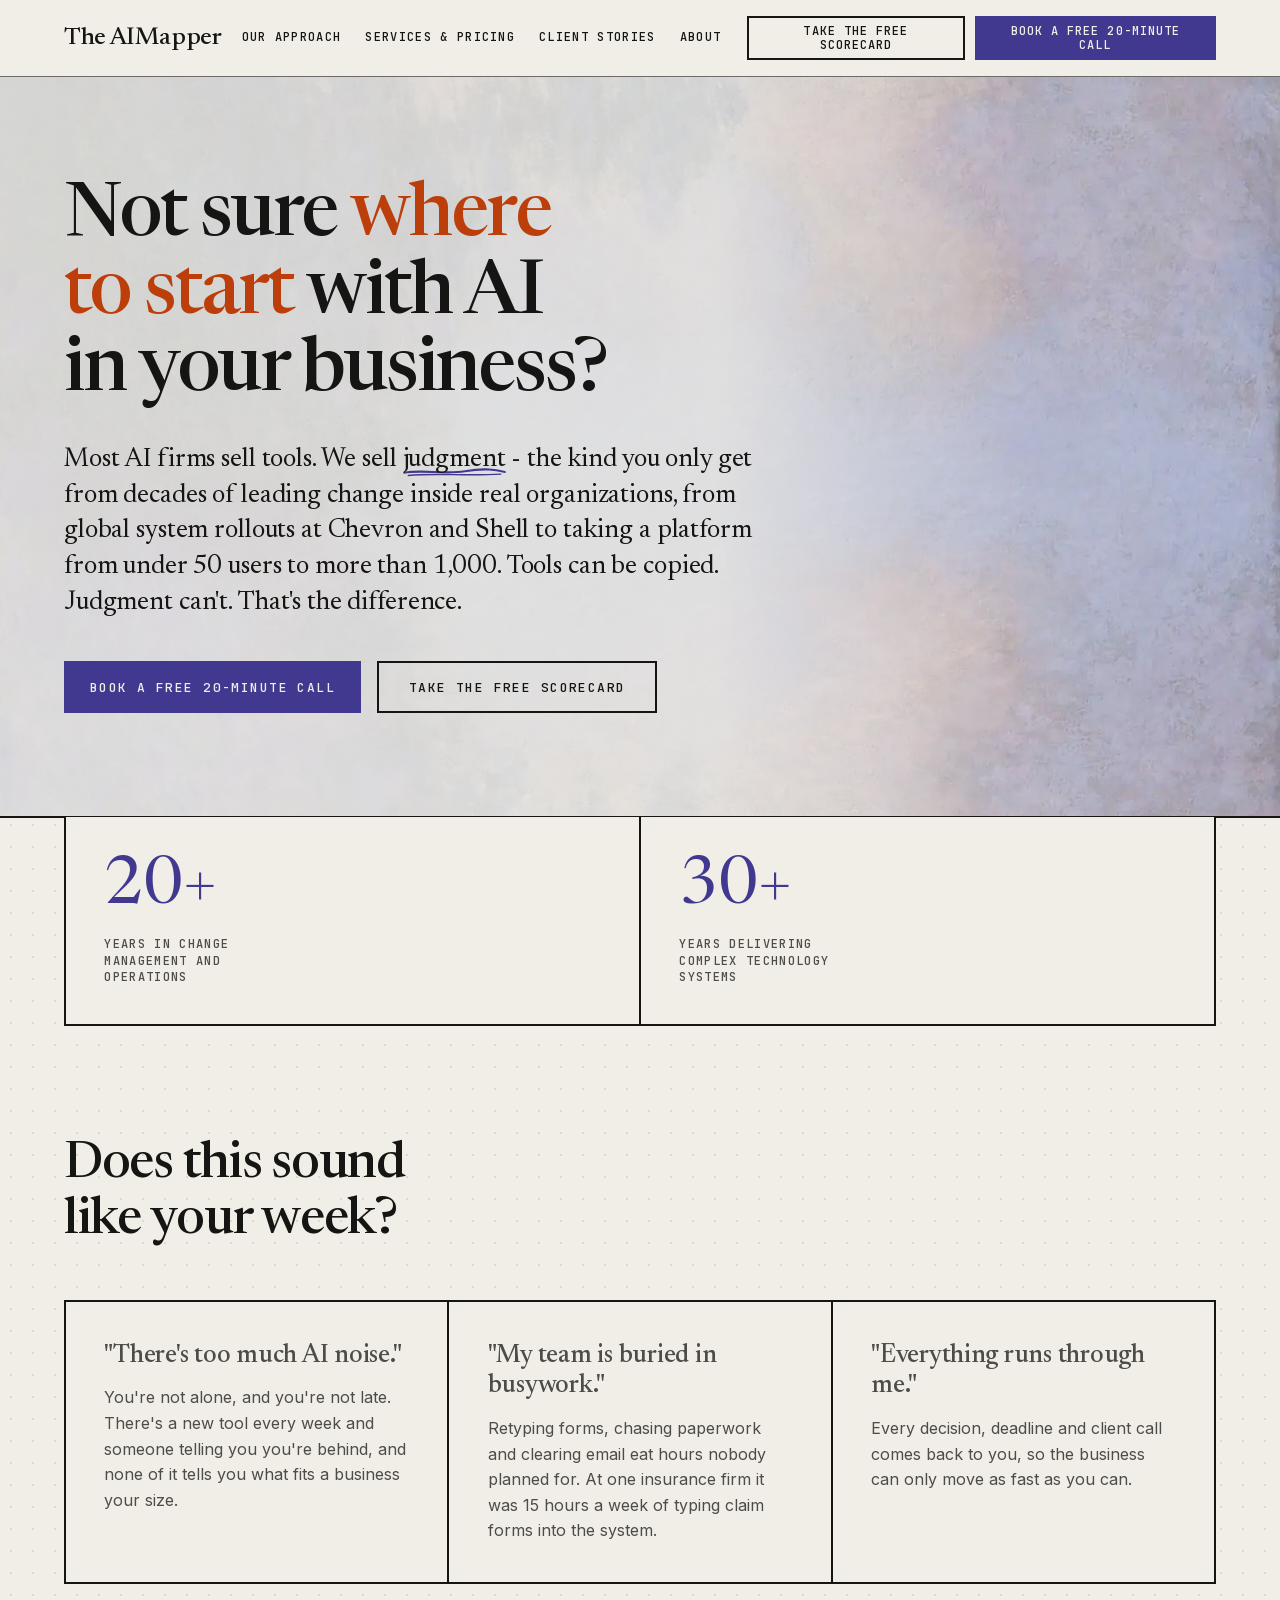
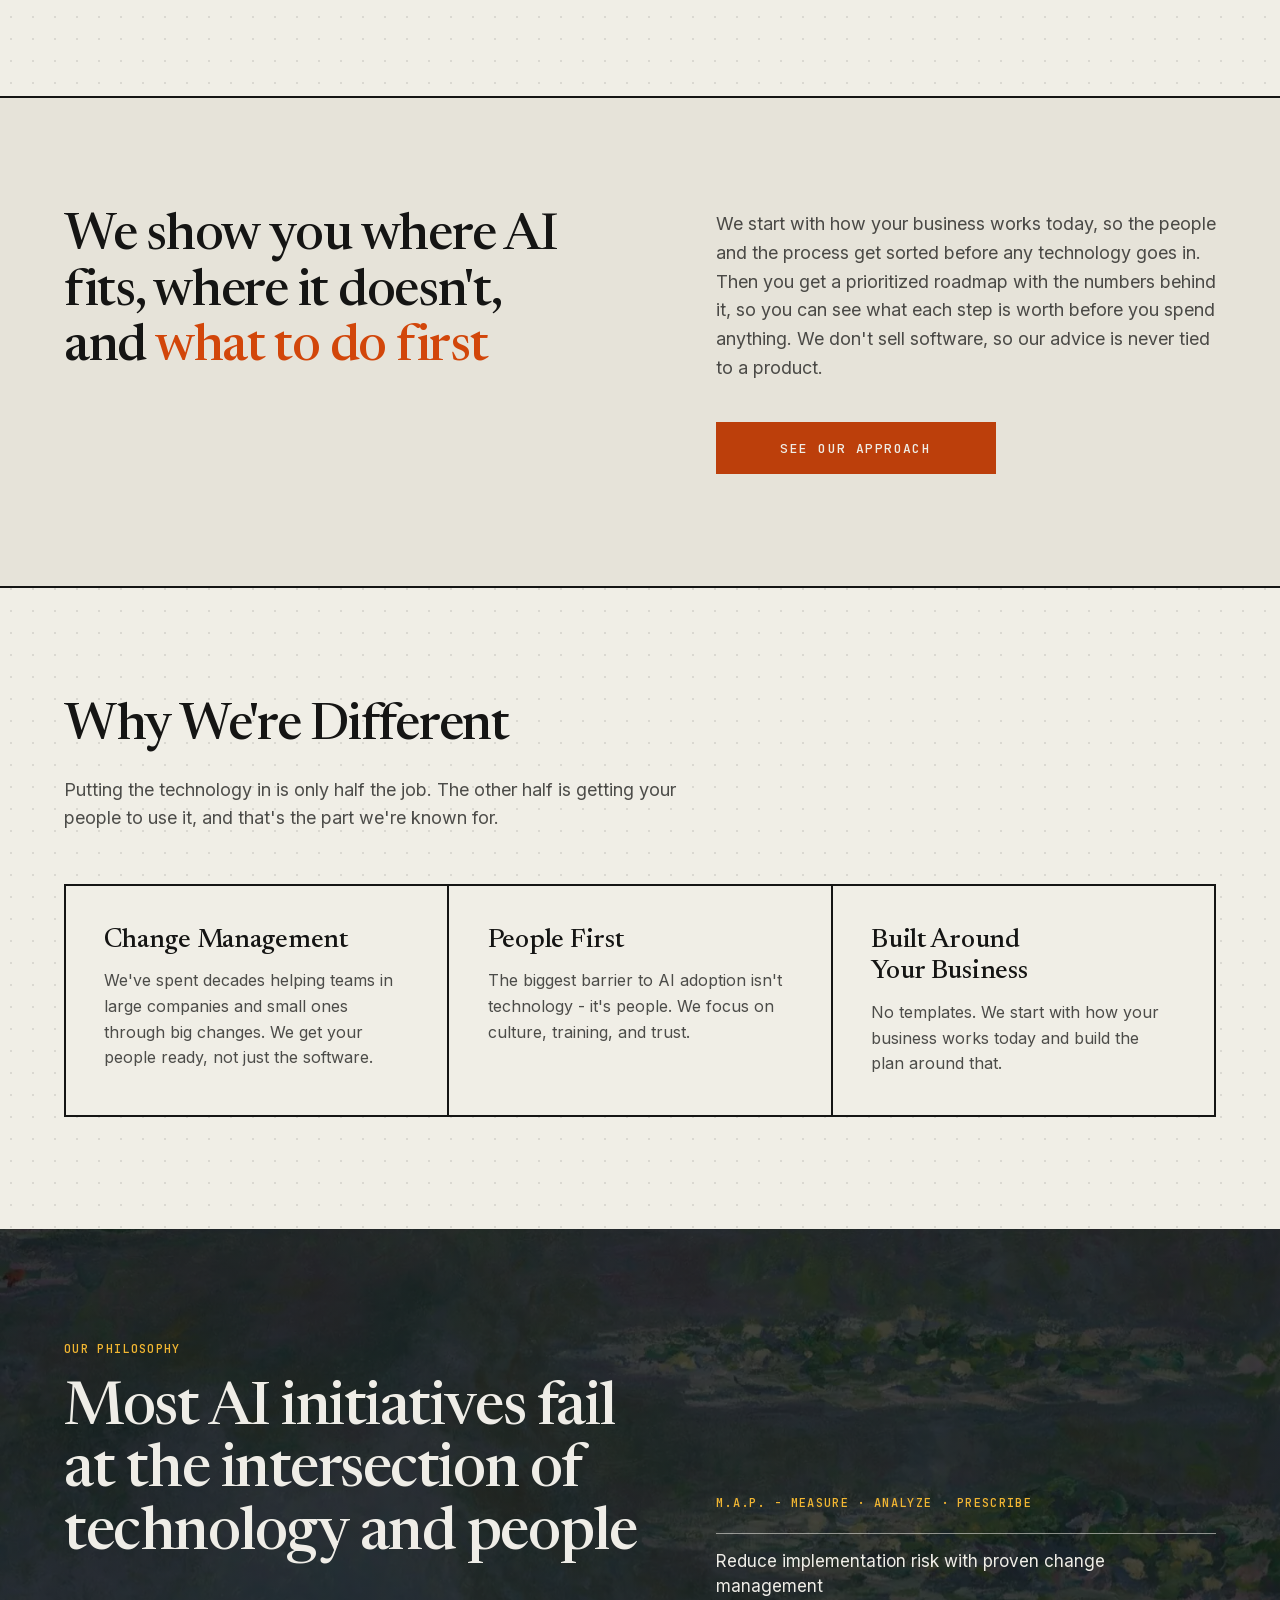
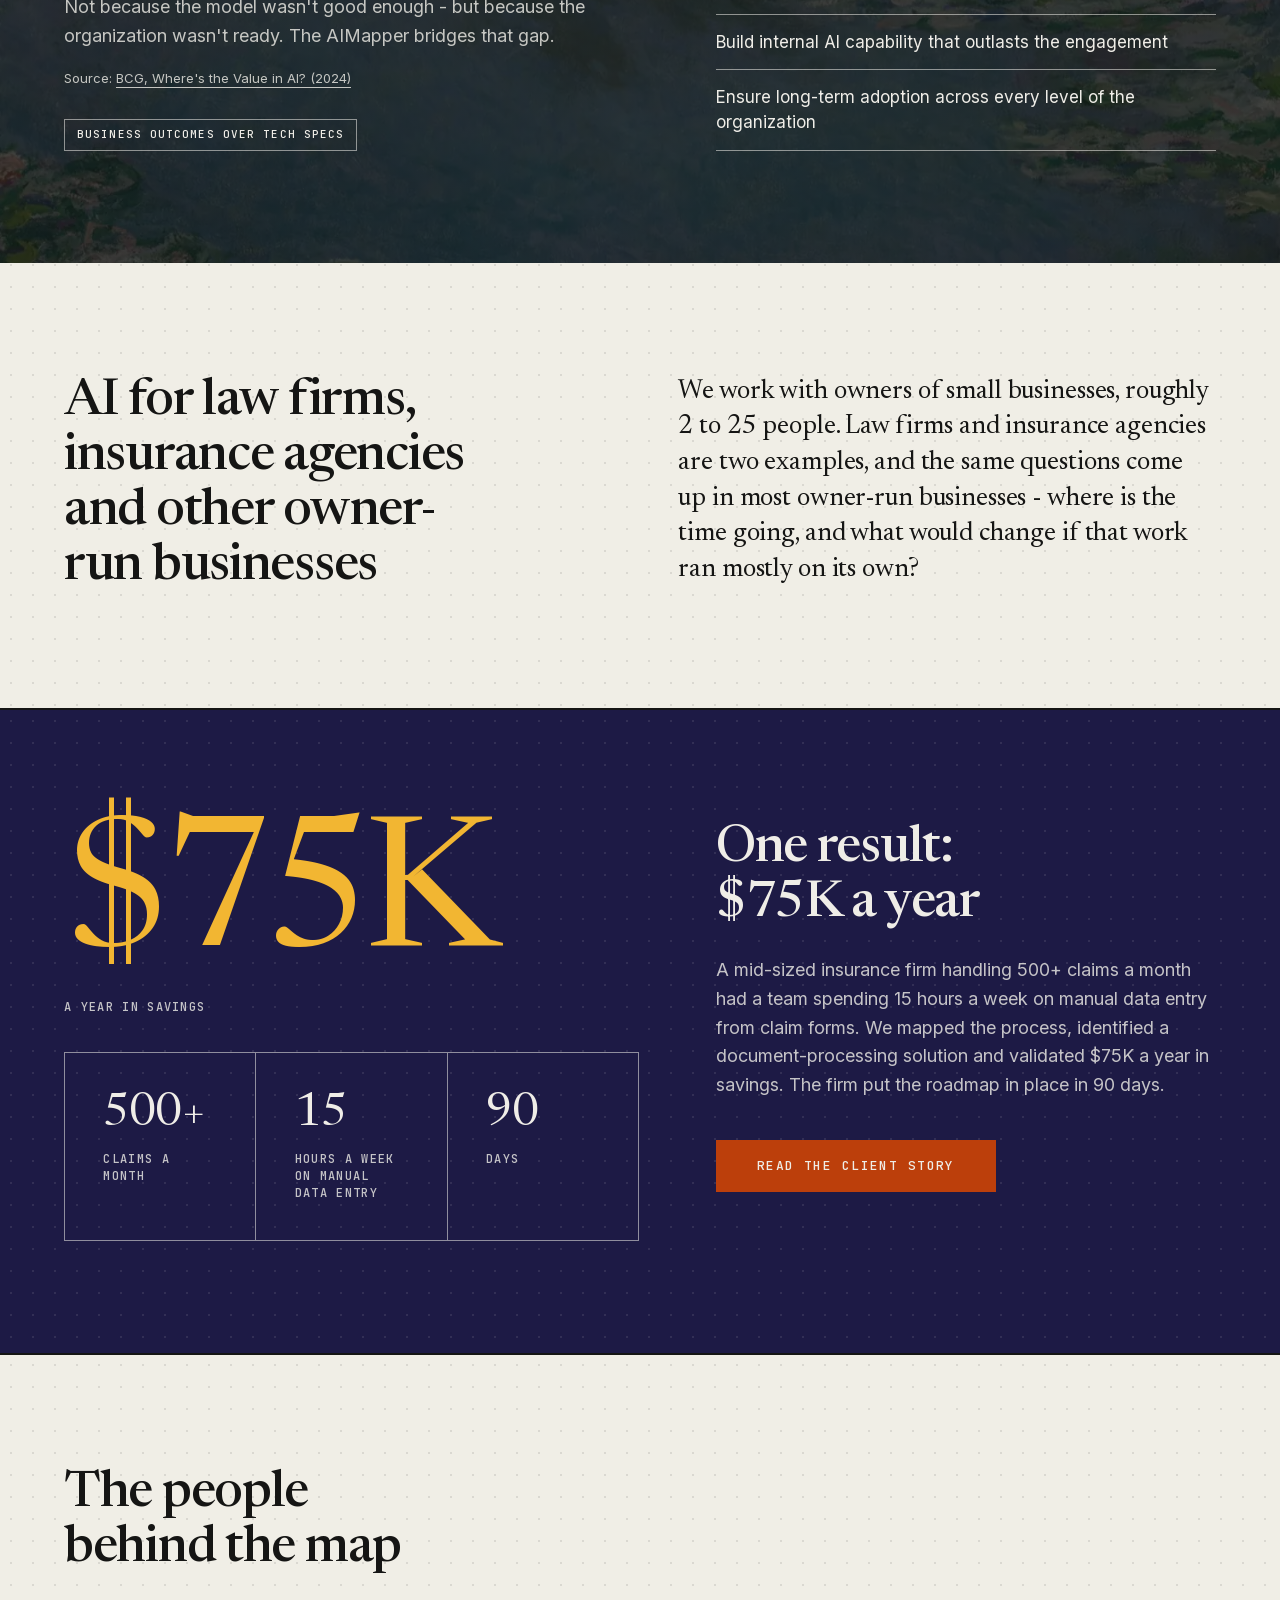
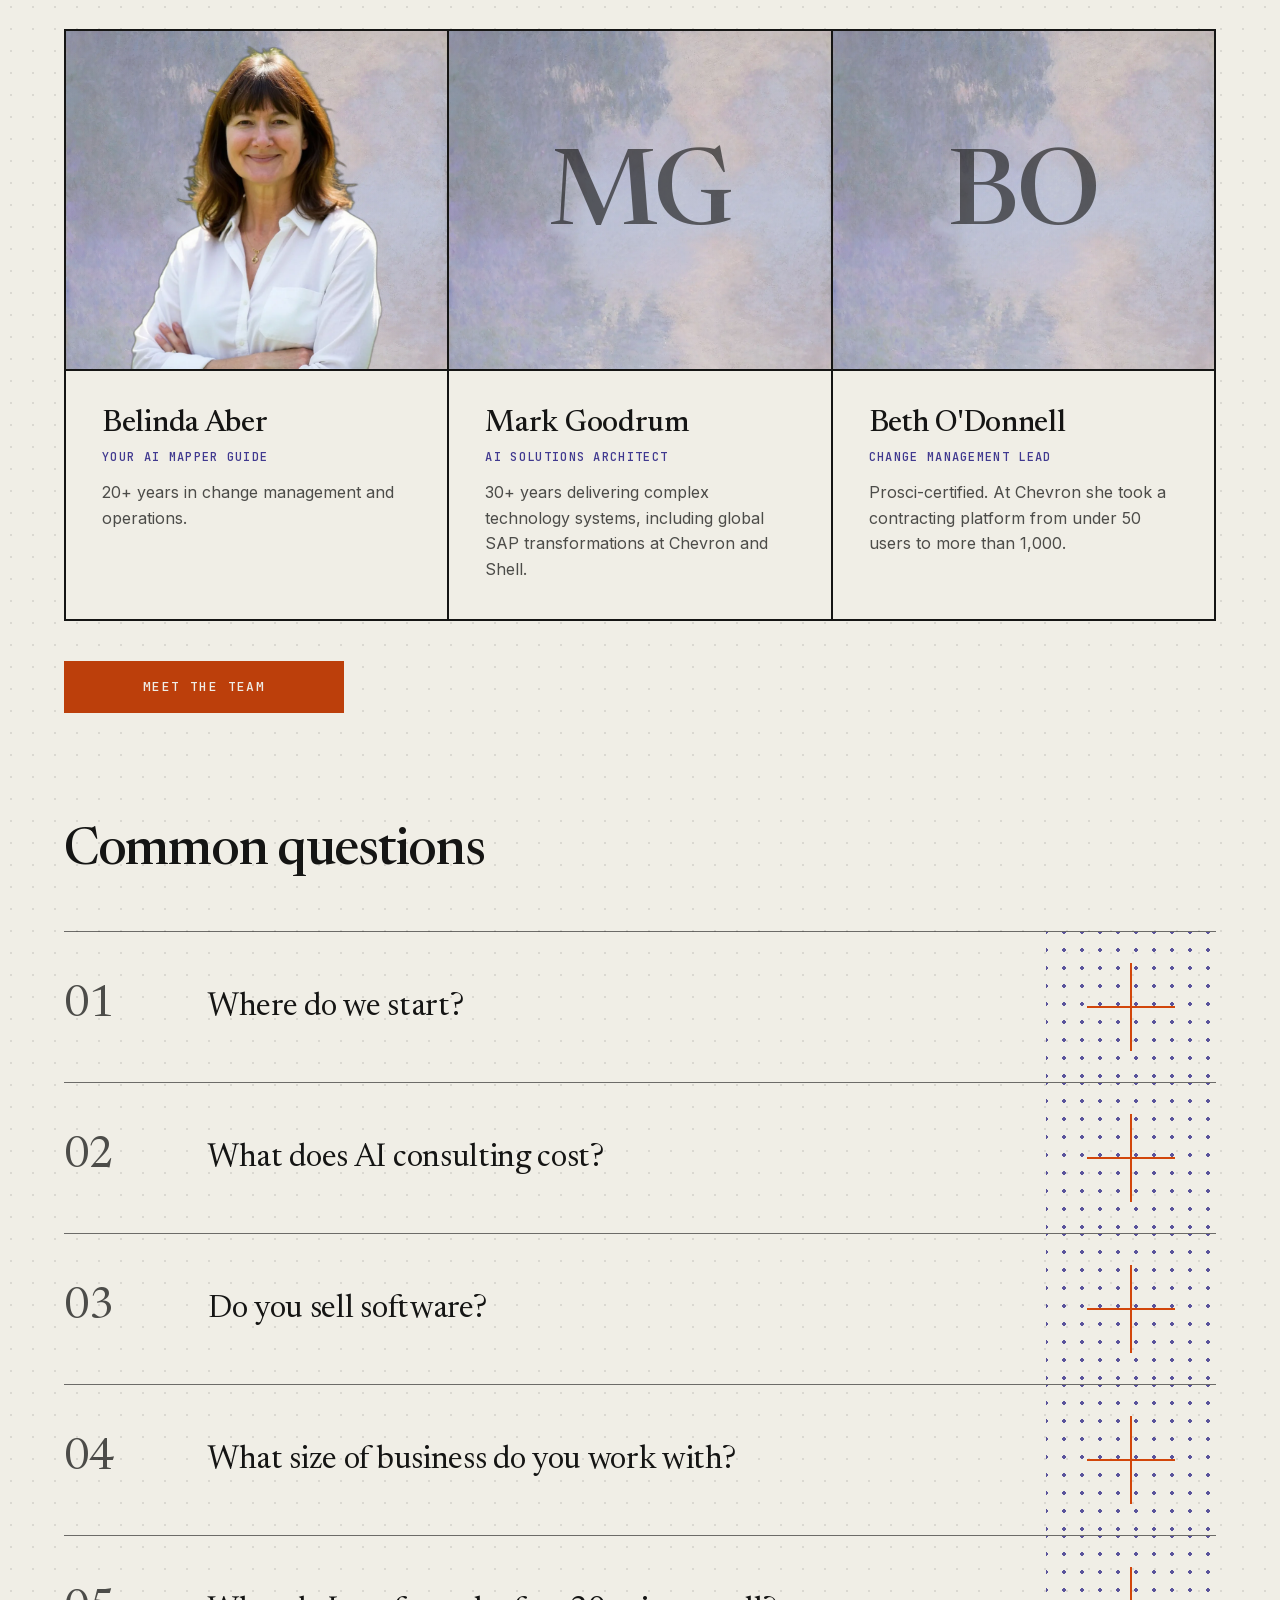
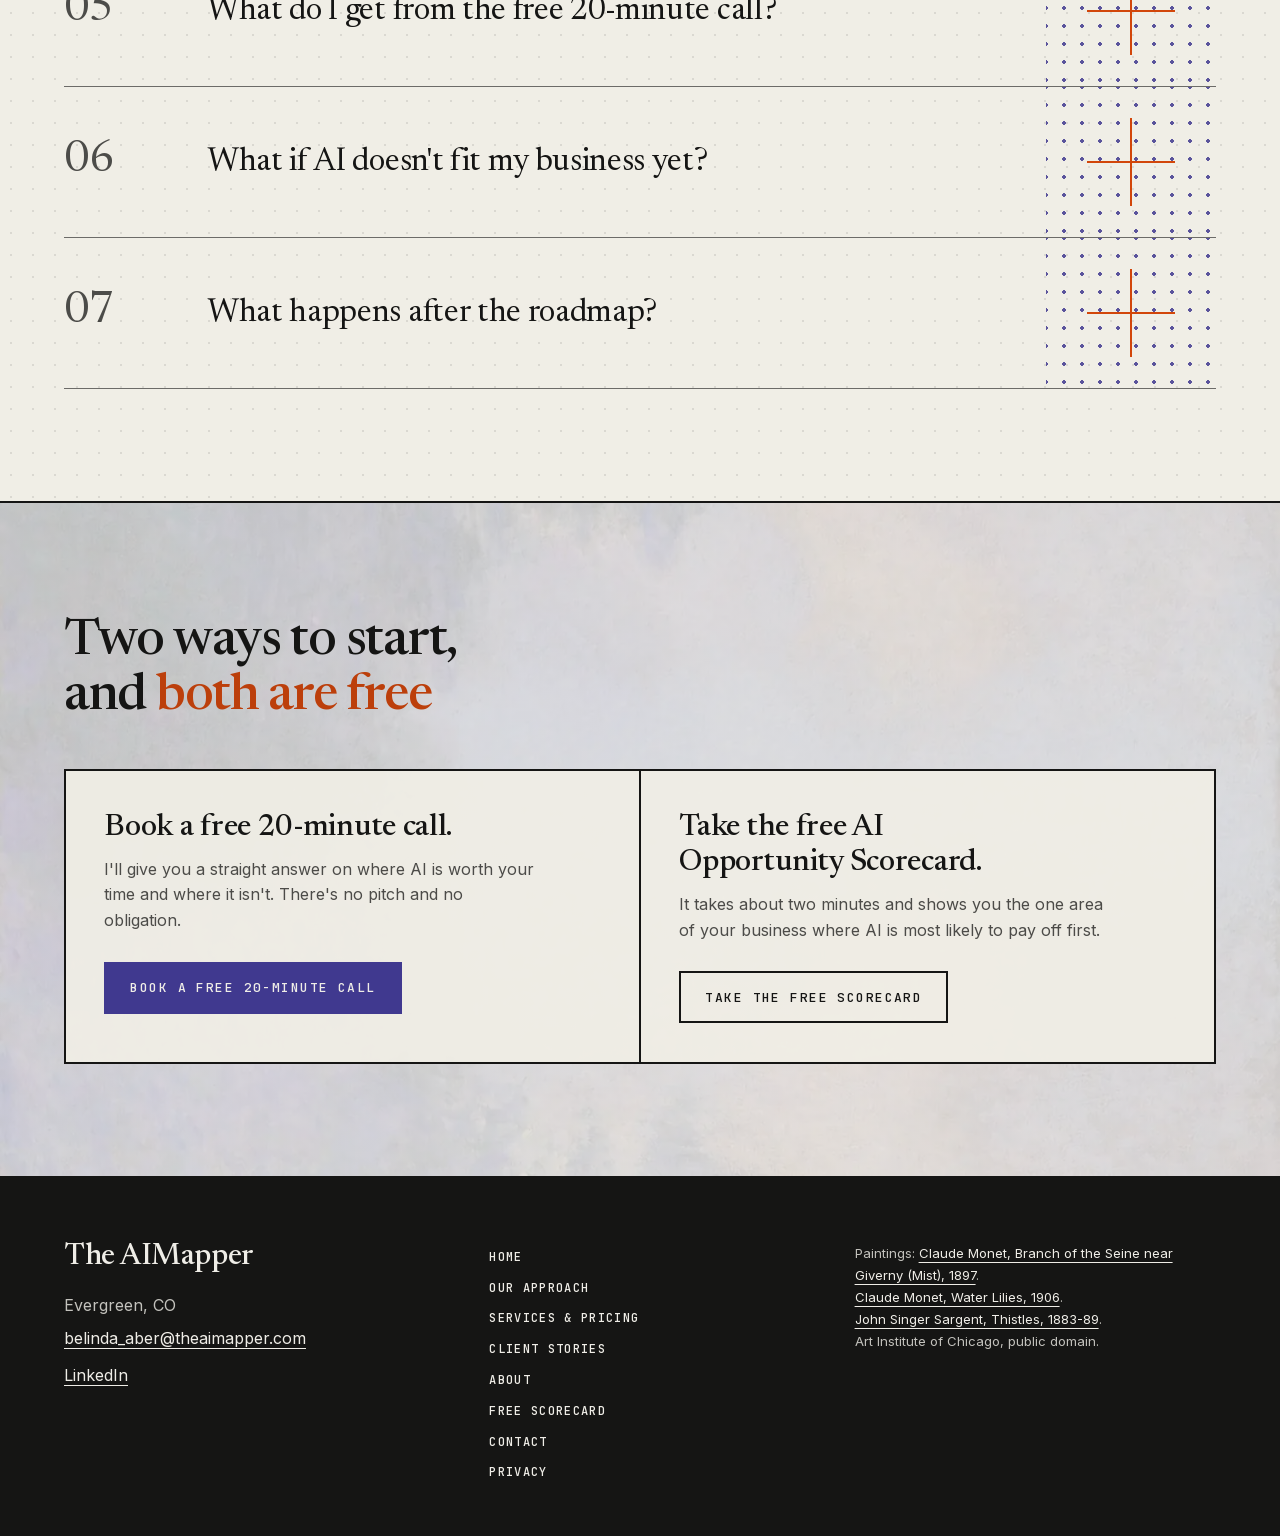
<file: index.html>
<!doctype html>
<html lang="en">
<head>
<meta charset="utf-8">
<meta name="viewport" content="width=device-width, initial-scale=1">
<title>Where to Start With AI in Your Small Business - The AIMapper</title>
<meta name="description" content="Not sure where to start with AI? The AIMapper helps owner-run small businesses, from law firms to insurance agencies, find where AI fits and what to do first.">
<link rel="canonical" href="https://www.theaimapper.com/">
<meta property="og:type" content="website">
<meta property="og:title" content="Where to Start With AI in Your Small Business - The AIMapper">
<meta property="og:description" content="Not sure where to start with AI? The AIMapper helps owner-run small businesses, from law firms to insurance agencies, find where AI fits and what to do first.">
<meta property="og:url" content="https://www.theaimapper.com/">
<meta property="og:site_name" content="The AIMapper">
<meta property="og:locale" content="en_US">
<meta property="og:image" content="https://www.theaimapper.com/images/og-the-aimapper.jpg">
<meta property="og:image:width" content="1200">
<meta property="og:image:height" content="630">
<meta property="og:image:alt" content="The AIMapper - Not sure where to start with AI in your business?">
<meta name="twitter:card" content="summary_large_image">
<meta name="twitter:title" content="Where to Start With AI in Your Small Business - The AIMapper">
<meta name="twitter:description" content="Not sure where to start with AI? The AIMapper helps owner-run small businesses, from law firms to insurance agencies, find where AI fits and what to do first.">
<meta name="twitter:image" content="https://www.theaimapper.com/images/og-the-aimapper.jpg">
<link rel="icon" href="favicon.ico" sizes="32x32">
<link rel="icon" href="favicon.svg" type="image/svg+xml">
<link rel="apple-touch-icon" href="apple-touch-icon.png">
<link rel="preload" href="fonts/newsreader.woff2" as="font" type="font/woff2" crossorigin>
<link rel="preload" href="fonts/inter.woff2" as="font" type="font/woff2" crossorigin>
<link rel="preload" href="images/monet-seine-mist.webp" as="image" type="image/webp">
<link rel="stylesheet" href="css/style.css">
<script type="application/ld+json">{"@context": "https://schema.org", "@graph": [{"@type": "ProfessionalService", "@id": "https://www.theaimapper.com/#organization", "name": "The AIMapper", "url": "https://www.theaimapper.com/", "email": "belinda_aber@theaimapper.com", "image": "https://www.theaimapper.com/images/og-the-aimapper.jpg", "address": {"@type": "PostalAddress", "addressLocality": "Evergreen", "addressRegion": "CO", "addressCountry": "US"}, "areaServed": {"@type": "Country", "name": "United States"}, "description": "Not sure where to start with AI? The AIMapper helps owner-run small businesses, from law firms to insurance agencies, find where AI fits and what to do first."}, {"@type": "WebSite", "@id": "https://www.theaimapper.com/#website", "url": "https://www.theaimapper.com/", "name": "The AIMapper", "publisher": {"@id": "https://www.theaimapper.com/#organization"}}, {"@type": "FAQPage", "mainEntity": [{"@type": "Question", "name": "Where do we start?", "acceptedAnswer": {"@type": "Answer", "text": "Two ways to start, and both are free. Take the free AI Opportunity Scorecard, which takes about two minutes and shows you the one area of your business where AI is most likely to pay off first. Or book a free 20-minute call. After that, the AI Audit & Assessment is where most owners start."}}, {"@type": "Question", "name": "What does AI consulting cost?", "acceptedAnswer": {"@type": "Answer", "text": "The AI Audit & Assessment starts at $3-5K and takes 2 to 4 weeks. Scale & Automate starts at $50K and takes 3 to 12 months. Custom AI Solutions are a custom price and take 4 to 12 weeks."}}, {"@type": "Question", "name": "Do you sell software?", "acceptedAnswer": {"@type": "Answer", "text": "No. We don't sell software, so our advice is never tied to a product."}}, {"@type": "Question", "name": "What size of business do you work with?", "acceptedAnswer": {"@type": "Answer", "text": "We work with owners of small businesses, roughly 2 to 25 people. Law firms and insurance agencies are two examples."}}, {"@type": "Question", "name": "What do I get from the free 20-minute call?", "acceptedAnswer": {"@type": "Answer", "text": "A straight answer on whether AI is worth your time right now. The one area most likely to pay off first. What's realistic and what's hype for a business like yours. Your free AI Opportunity Scorecard to keep, either way. There's no pitch and no obligation."}}, {"@type": "Question", "name": "What if AI doesn't fit my business yet?", "acceptedAnswer": {"@type": "Answer", "text": "Then I'll tell you. On the free call I'll give you a straight answer on where AI is worth your time and where it isn't."}}, {"@type": "Question", "name": "What happens after the roadmap?", "acceptedAnswer": {"@type": "Answer", "text": "A roadmap only pays off when it gets used. Once yours is agreed, we build the automations and we work with your team so they trust the new way of working and use it. We stay with you from the first call to the last handover."}}]}]}</script>
</head>
<body>
<a class="skip" href="#main">Skip to main content</a>
<header class="top"><div class="wrap">
  <a class="brand" href="./">The AIMapper</a>
  <a class="btn btn-sm btn-fill top-call" href="contact.html#book">Book a free 20-minute call</a>
  <button class="menu-btn mono" type="button" aria-expanded="false" aria-controls="nav"><span class="bars" aria-hidden="true"></span>Menu</button>
  <nav class="nav" id="nav" aria-label="Main">
    <div class="nav-links"><a class="mono only-menu" href="./" aria-current="page">Home</a><a class="mono" href="approach.html">Our Approach</a><a class="mono" href="services.html">Services &amp; Pricing</a><a class="mono" href="client-stories.html">Client Stories</a><a class="mono" href="about.html">About</a><a class="mono only-menu" href="scorecard.html">Free Scorecard</a><a class="mono only-menu" href="contact.html">Contact</a></div>
    <div class="nav-cta"><a class="btn btn-sm btn-line" href="scorecard.html">Take the free Scorecard</a><a class="btn btn-sm btn-fill" href="contact.html#book">Book a free 20-minute call</a></div>
  </nav>
</div></header>
<main id="main">
<section class="hero hero--art" style="--art:var(--mist)"><div class="wrap">
  <h1>Not sure <span class="hot">where to start</span> with AI in your business?</h1>
  <p class="lead-serif">Most AI firms sell tools. We sell <span class="scribble">judgment</span> - the kind you only get from decades of leading change inside real organizations, from global system rollouts at Chevron and Shell to taking a platform from under 50 users to more than 1,000. Tools can be copied. Judgment can't. That's the difference.</p>
  <div class="actions"><a class="btn btn-fill" href="contact.html#book">Book a free 20-minute call</a><a class="btn btn-line" href="scorecard.html">Take the free Scorecard</a></div>
</div></section>

<div class="wrap strip"><div class="grid g2">
  <div><div class="num">20+</div><p class="mono">years in change management and operations</p></div>
  <div><div class="num">30+</div><p class="mono">years delivering complex technology systems</p></div>
</div></div>

<section class="band"><div class="wrap">
  <div class="head"><h2>Does this sound like your week?</h2></div>
  <div class="grid g3">
    <div class="cell"><p class="quote">"There's too much AI noise."</p><p>You're not alone, and you're not late. There's a new tool every week and someone telling you you're behind, and none of it tells you what fits a business your size.</p></div>
    <div class="cell"><p class="quote">"My team is buried in busywork."</p><p>Retyping forms, chasing paperwork and clearing email eat hours nobody planned for. At one insurance firm it was 15 hours a week of typing claim forms into the system.</p></div>
    <div class="cell"><p class="quote">"Everything runs through me."</p><p>Every decision, deadline and client call comes back to you, so the business can only move as fast as you can.</p></div>
  </div>
</div></section>

<section class="band band--deep"><div class="wrap split">
  <h2>We show you where AI fits, where it doesn't, and <span class="hot">what to do first</span></h2>
  <div>
    <p class="lead">We start with how your business works today, so the people and the process get sorted before any technology goes in. Then you get a prioritized roadmap with the numbers behind it, so you can see what each step is worth before you spend anything. We don't sell software, so our advice is never tied to a product.</p>
    <div class="actions"><a class="btn btn-hot" href="approach.html">See our approach</a></div>
  </div>
</div></section>

<section class="band"><div class="wrap">
  <div class="head"><h2>Why We're Different</h2><p class="lead">Putting the technology in is only half the job. The other half is getting your people to use it, and that's the part we're known for.</p></div>
  <div class="grid g3">
    <div class="cell"><h3>Change Management</h3><p>We've spent decades helping teams in large companies and small ones through big changes. We get your people ready, not just the software.</p></div>
    <div class="cell"><h3>People First</h3><p>The biggest barrier to AI adoption isn't technology - it's people. We focus on culture, training, and trust.</p></div>
    <div class="cell"><h3>Built Around Your Business</h3><p>No templates. We start with how your business works today and build the plan around that.</p></div>
  </div>
</div></section>

<section class="band band--lilies on-dark"><div class="wrap split split--end">
  <div>
    <h2 class="mono kicker">Our Philosophy</h2>
    <p class="statement">Most AI initiatives fail at the intersection of technology and people</p>
    <p class="lead">Not because the model wasn't good enough - but because the organization wasn't ready. The AIMapper bridges that gap.</p>
    <p class="source">Source: <a href="https://www.bcg.com/publications/2024/wheres-value-in-ai" rel="noopener">BCG, Where's the Value in AI? (2024)</a></p>
    <ul class="tags"><li>Business outcomes over tech specs</li></ul>
  </div>
  <div>
    <p class="mono kicker">M.A.P. - Measure · Analyze · Prescribe</p>
    <ul class="ruled">
      <li>Reduce implementation risk with proven change management</li>
      <li>Build internal AI capability that outlasts the engagement</li>
      <li>Ensure long-term adoption across every level of the organization</li>
    </ul>
  </div>
</div></section>

<section class="band"><div class="wrap split split--even">
  <h2>AI for law firms, insurance agencies and other owner-run businesses</h2>
  <p class="lead-serif">We work with owners of small businesses, roughly 2 to 25 people. Law firms and insurance agencies are two examples, and the same questions come up in most owner-run businesses - where is the time going, and what would change if that work ran mostly on its own?</p>
</div></section>

<section class="band band--indigo on-dark"><div class="wrap split">
  <div>
    <div class="big" aria-hidden="true">$75K</div><p class="mono">a year in savings</p>
    <div class="grid g3 grid--dark grid--thin"><div><div class="num">500+</div><p class="mono">claims a month</p></div><div><div class="num">15</div><p class="mono">hours a week on manual data entry</p></div><div><div class="num">90</div><p class="mono">days</p></div></div>
  </div>
  <div>
    <h2>One result: $75K a year</h2>
    <p class="lead">A mid-sized insurance firm handling 500+ claims a month had a team spending 15 hours a week on manual data entry from claim forms. We mapped the process, identified a document-processing solution and validated $75K a year in savings. The firm put the roadmap in place in 90 days.</p>
    <div class="actions"><a class="btn btn-hot" href="client-stories.html">Read the client story</a></div>
  </div>
</div></section>

<section class="band"><div class="wrap">
  <div class="head"><h2>The people behind the map</h2></div>
  <div class="grid g3 team">
    <article><div class="portrait"><img src="images/belinda-aber.webp" alt="Belinda Aber" width="715" height="900" loading="lazy" decoding="async"></div><div class="who"><h3>Belinda Aber</h3><p class="mono">Your AI Mapper Guide</p><p>20+ years in change management and operations.</p></div></article>
    <article><div class="portrait" role="img" aria-label="Mark Goodrum"><span class="mark" aria-hidden="true">MG</span></div><div class="who"><h3>Mark Goodrum</h3><p class="mono">AI Solutions Architect</p><p>30+ years delivering complex technology systems, including global SAP transformations at Chevron and Shell.</p></div></article>
    <article><div class="portrait" role="img" aria-label="Beth O'Donnell"><span class="mark" aria-hidden="true">BO</span></div><div class="who"><h3>Beth O'Donnell</h3><p class="mono">Change Management Lead</p><p>Prosci-certified. At Chevron she took a contracting platform from under 50 users to more than 1,000.</p></div></article>
  </div>
  <div class="actions"><a class="btn btn-hot" href="about.html">Meet the team</a></div>
</div></section>

<section class="band band--tight"><div class="wrap">
  <div class="head"><h2>Common questions</h2></div>
  <div class="faq"><details><summary><span class="n">01</span><h3 class="q">Where do we start?</h3><span class="plus" aria-hidden="true"></span></summary><div class="a"><div><p>Two ways to start, and both are free. Take the free AI Opportunity Scorecard, which takes about two minutes and shows you the one area of your business where AI is most likely to pay off first. Or book a free 20-minute call.</p><p>After that, the AI Audit &amp; Assessment is where most owners start.</p></div></div></details><details><summary><span class="n">02</span><h3 class="q">What does AI consulting cost?</h3><span class="plus" aria-hidden="true"></span></summary><div class="a"><div><p>The AI Audit &amp; Assessment starts at $3-5K and takes 2 to 4 weeks. Scale &amp; Automate starts at $50K and takes 3 to 12 months. Custom AI Solutions are a custom price and take 4 to 12 weeks.</p></div></div></details><details><summary><span class="n">03</span><h3 class="q">Do you sell software?</h3><span class="plus" aria-hidden="true"></span></summary><div class="a"><div><p>No. We don't sell software, so our advice is never tied to a product.</p></div></div></details><details><summary><span class="n">04</span><h3 class="q">What size of business do you work with?</h3><span class="plus" aria-hidden="true"></span></summary><div class="a"><div><p>We work with owners of small businesses, roughly 2 to 25 people. Law firms and insurance agencies are two examples.</p></div></div></details><details><summary><span class="n">05</span><h3 class="q">What do I get from the free 20-minute call?</h3><span class="plus" aria-hidden="true"></span></summary><div class="a"><div><p>A straight answer on whether AI is worth your time right now. The one area most likely to pay off first. What's realistic and what's hype for a business like yours. Your free AI Opportunity Scorecard to keep, either way.</p><p>There's no pitch and no obligation.</p></div></div></details><details><summary><span class="n">06</span><h3 class="q">What if AI doesn't fit my business yet?</h3><span class="plus" aria-hidden="true"></span></summary><div class="a"><div><p>Then I'll tell you. On the free call I'll give you a straight answer on where AI is worth your time and where it isn't.</p></div></div></details><details><summary><span class="n">07</span><h3 class="q">What happens after the roadmap?</h3><span class="plus" aria-hidden="true"></span></summary><div class="a"><div><p>A roadmap only pays off when it gets used. Once yours is agreed, we build the automations and we work with your team so they trust the new way of working and use it. We stay with you from the first call to the last handover.</p></div></div></details></div>
</div></section>

<section class="band band--mist"><div class="wrap">
  <div class="head"><h2>Two ways to start, and <span class="hot">both are free</span></h2></div>
  <div class="grid g2 two">
    <div><h3>Book a free 20-minute call.</h3><p>I'll give you a straight answer on where AI is worth your time and where it isn't. There's no pitch and no obligation.</p><a class="btn btn-fill" href="contact.html#book">Book a free 20-minute call</a></div>
    <div><h3>Take the free AI Opportunity Scorecard.</h3><p>It takes about two minutes and shows you the one area of your business where AI is most likely to pay off first.</p><a class="btn btn-line" href="scorecard.html">Take the free Scorecard</a></div>
  </div>
</div></section>
</main>
<footer class="foot on-dark"><div class="wrap">
  <div>
    <a class="brand" href="./">The AIMapper</a>
    <address>Evergreen, CO<br><a href="mailto:belinda_aber@theaimapper.com">belinda_aber@theaimapper.com</a><br><a href="https://www.linkedin.com/in/belindatheaimapper" rel="noopener">LinkedIn</a></address>
  </div>
  <nav aria-label="Footer"><a class="mono" href="./">Home</a><a class="mono" href="approach.html">Our Approach</a><a class="mono" href="services.html">Services &amp; Pricing</a><a class="mono" href="client-stories.html">Client Stories</a><a class="mono" href="about.html">About</a><a class="mono" href="scorecard.html">Free Scorecard</a><a class="mono" href="contact.html">Contact</a><a class="mono" href="privacy.html">Privacy</a></nav>
  <p class="credit">Paintings: <a class="art" href="images/monet-seine-mist.jpg" target="_blank" rel="noopener">Claude Monet, Branch of the Seine near Giverny (Mist), 1897<img class="peek" src="images/thumb-monet-seine-mist.webp" alt="" loading="lazy" width="520" height="504"></a>.<br><a class="art" href="images/monet-water-lilies.jpg" target="_blank" rel="noopener">Claude Monet, Water Lilies, 1906<img class="peek" src="images/thumb-monet-water-lilies.webp" alt="" loading="lazy" width="520" height="499"></a>.<br><a class="art" href="images/sargent-thistles.jpg" target="_blank" rel="noopener">John Singer Sargent, Thistles, 1883-89<img class="peek" src="images/thumb-sargent-thistles.webp" alt="" loading="lazy" width="520" height="408"></a>.<br>Art Institute of Chicago, public domain.</p>
</div></footer>
<script src="js/site.js" defer></script>
</body>
</html>
</file>
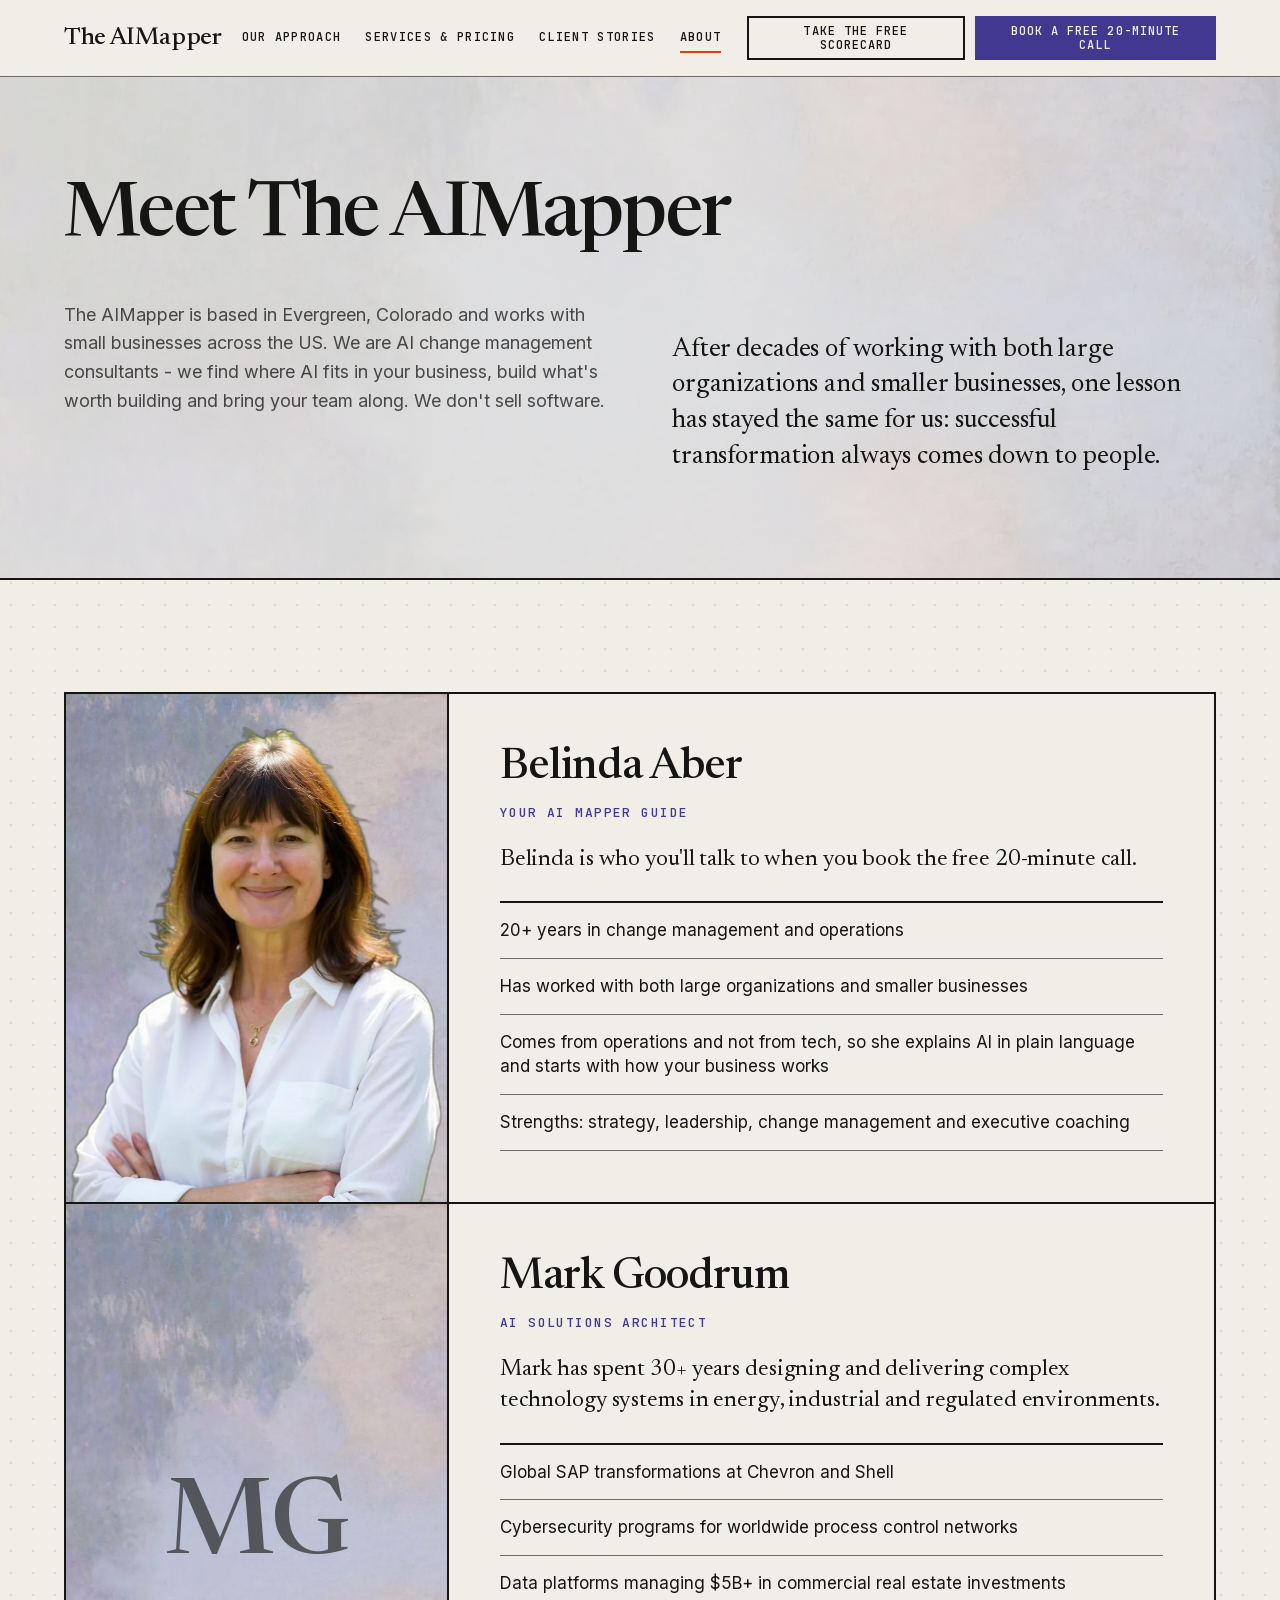
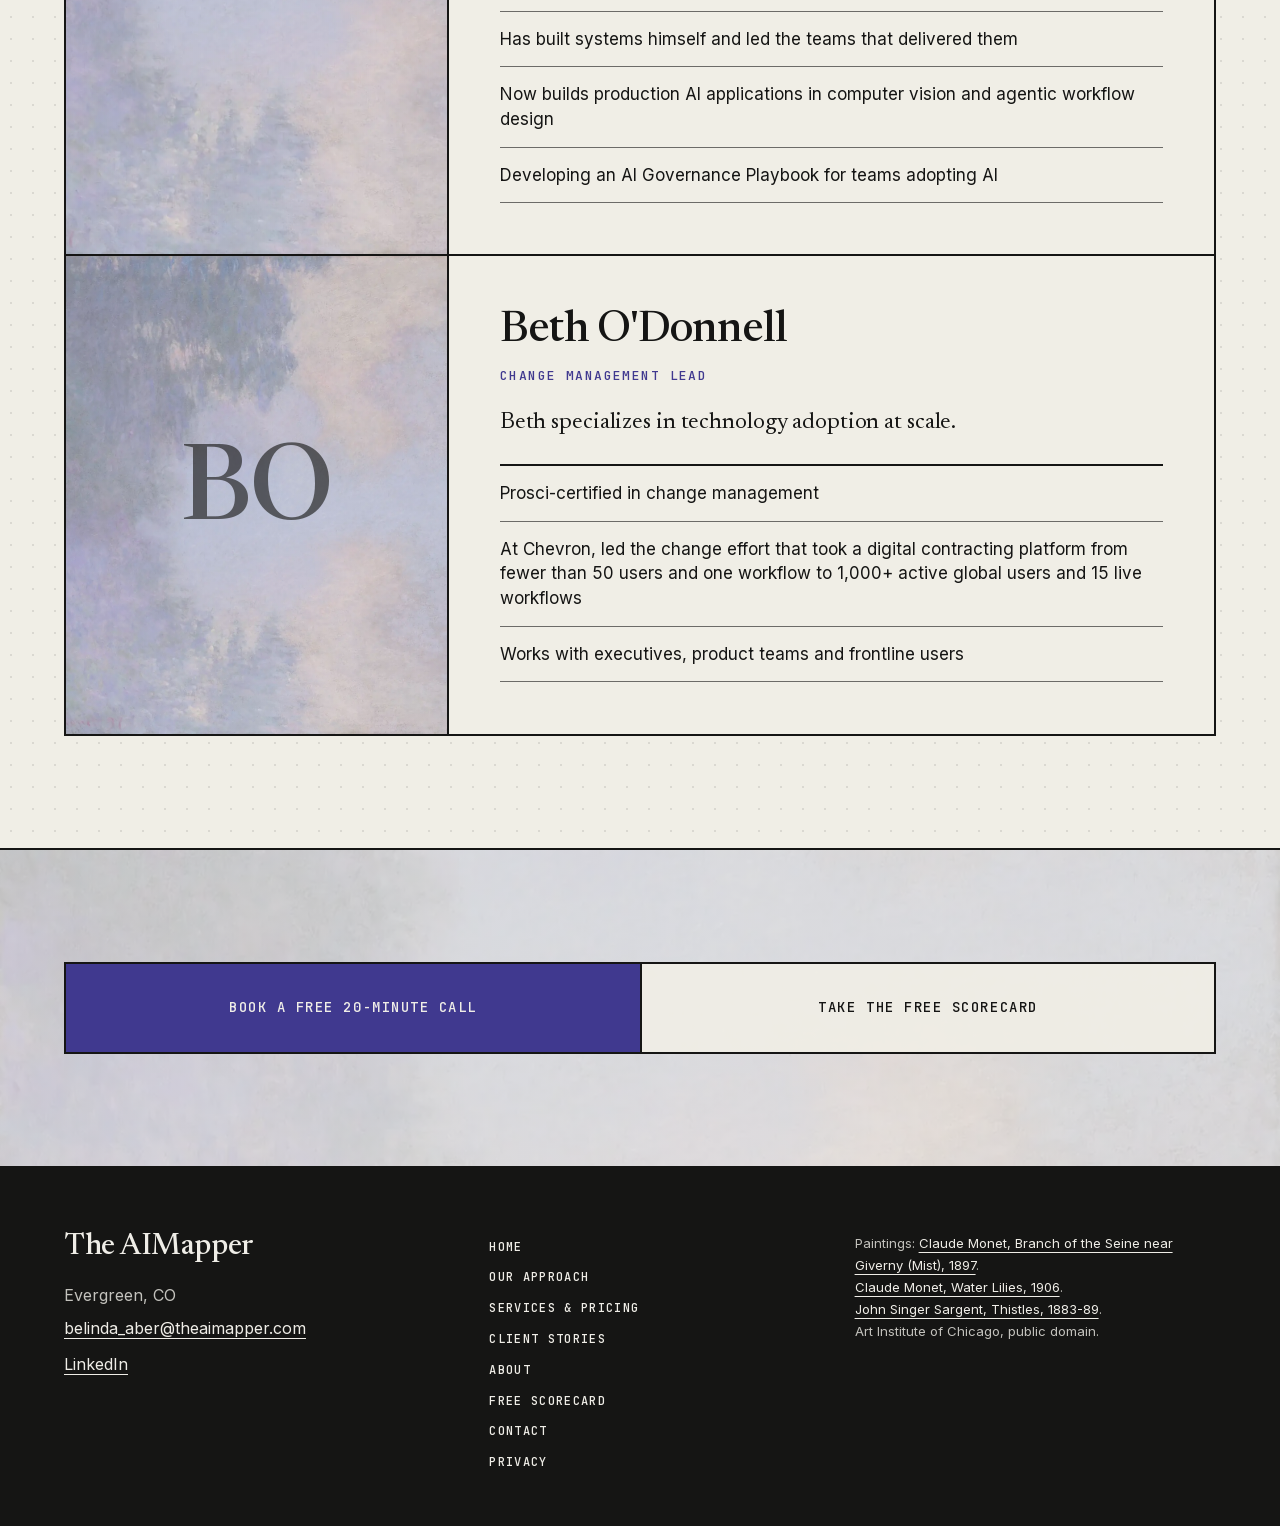
<file: about.html>
<!doctype html>
<html lang="en">
<head>
<meta charset="utf-8">
<meta name="viewport" content="width=device-width, initial-scale=1">
<title>About The AIMapper - AI Change Management Consultants</title>
<meta name="description" content="Meet The AIMapper team: AI and change management consultants who help small businesses find where AI fits and bring their people along. Based in Evergreen, CO.">
<link rel="canonical" href="https://www.theaimapper.com/about.html">
<meta property="og:type" content="website">
<meta property="og:title" content="About The AIMapper - AI Change Management Consultants">
<meta property="og:description" content="Meet The AIMapper team: AI and change management consultants who help small businesses find where AI fits and bring their people along. Based in Evergreen, CO.">
<meta property="og:url" content="https://www.theaimapper.com/about.html">
<meta property="og:site_name" content="The AIMapper">
<meta property="og:locale" content="en_US">
<meta property="og:image" content="https://www.theaimapper.com/images/og-the-aimapper.jpg">
<meta property="og:image:width" content="1200">
<meta property="og:image:height" content="630">
<meta property="og:image:alt" content="The AIMapper - Not sure where to start with AI in your business?">
<meta name="twitter:card" content="summary_large_image">
<meta name="twitter:title" content="About The AIMapper - AI Change Management Consultants">
<meta name="twitter:description" content="Meet The AIMapper team: AI and change management consultants who help small businesses find where AI fits and bring their people along. Based in Evergreen, CO.">
<meta name="twitter:image" content="https://www.theaimapper.com/images/og-the-aimapper.jpg">
<link rel="icon" href="favicon.ico" sizes="32x32">
<link rel="icon" href="favicon.svg" type="image/svg+xml">
<link rel="apple-touch-icon" href="apple-touch-icon.png">
<link rel="preload" href="fonts/newsreader.woff2" as="font" type="font/woff2" crossorigin>
<link rel="preload" href="fonts/inter.woff2" as="font" type="font/woff2" crossorigin>
<link rel="preload" href="images/monet-seine-mist.webp" as="image" type="image/webp">
<link rel="stylesheet" href="css/style.css">
<script type="application/ld+json">{"@context": "https://schema.org", "@graph": [{"@type": "ProfessionalService", "@id": "https://www.theaimapper.com/#organization", "name": "The AIMapper", "url": "https://www.theaimapper.com/", "email": "belinda_aber@theaimapper.com", "image": "https://www.theaimapper.com/images/og-the-aimapper.jpg", "address": {"@type": "PostalAddress", "addressLocality": "Evergreen", "addressRegion": "CO", "addressCountry": "US"}, "areaServed": {"@type": "Country", "name": "United States"}}, {"@type": "Person", "name": "Belinda Aber", "jobTitle": "Your AI Mapper Guide", "worksFor": {"@id": "https://www.theaimapper.com/#organization"}, "sameAs": ["https://www.linkedin.com/in/belindatheaimapper"]}, {"@type": "Person", "name": "Mark Goodrum", "jobTitle": "AI Solutions Architect", "worksFor": {"@id": "https://www.theaimapper.com/#organization"}}, {"@type": "Person", "name": "Beth O'Donnell", "jobTitle": "Change Management Lead", "worksFor": {"@id": "https://www.theaimapper.com/#organization"}}]}</script>
</head>
<body>
<a class="skip" href="#main">Skip to main content</a>
<header class="top"><div class="wrap">
  <a class="brand" href="./">The AIMapper</a>
  <a class="btn btn-sm btn-fill top-call" href="contact.html#book">Book a free 20-minute call</a>
  <button class="menu-btn mono" type="button" aria-expanded="false" aria-controls="nav"><span class="bars" aria-hidden="true"></span>Menu</button>
  <nav class="nav" id="nav" aria-label="Main">
    <div class="nav-links"><a class="mono only-menu" href="./">Home</a><a class="mono" href="approach.html">Our Approach</a><a class="mono" href="services.html">Services &amp; Pricing</a><a class="mono" href="client-stories.html">Client Stories</a><a class="mono" href="about.html" aria-current="page">About</a><a class="mono only-menu" href="scorecard.html">Free Scorecard</a><a class="mono only-menu" href="contact.html">Contact</a></div>
    <div class="nav-cta"><a class="btn btn-sm btn-line" href="scorecard.html">Take the free Scorecard</a><a class="btn btn-sm btn-fill" href="contact.html#book">Book a free 20-minute call</a></div>
  </nav>
</div></header>
<main id="main">
<section class="hero hero--art" style="--art:var(--mist);--w1:.80;--w2:.72;--w3:.60;--w4:.50"><div class="wrap">
  <h1>Meet The AIMapper</h1>
  <div class="hero-cols">
    <p class="lead">The AIMapper is based in Evergreen, Colorado and works with small businesses across the US. We are AI change management consultants - we find where AI fits in your business, build what's worth building and bring your team along. We don't sell software.</p>
    <p class="lead-serif">After decades of working with both large organizations and smaller businesses, one lesson has stayed the same for us: successful transformation always comes down to people.</p>
  </div>
</div></section>

<section class="band"><div class="wrap">
  <article class="person"><div class="portrait"><img src="images/belinda-aber.webp" alt="Belinda Aber" width="715" height="900" loading="lazy" decoding="async"></div><div class="body"><h2>Belinda Aber<span class="vh">, </span><span class="role">Your AI Mapper Guide</span></h2><p class="lead-serif">Belinda is who you'll talk to when you book the free 20-minute call.</p><ul class="ruled"><li>20+ years in change management and operations</li><li>Has worked with both large organizations and smaller businesses</li><li>Comes from operations and not from tech, so she explains AI in plain language and starts with how your business works</li><li>Strengths: strategy, leadership, change management and executive coaching</li></ul></div></article>
  <article class="person"><div class="portrait" role="img" aria-label="Mark Goodrum"><span class="mark" aria-hidden="true">MG</span></div><div class="body"><h2>Mark Goodrum<span class="vh">, </span><span class="role">AI Solutions Architect</span></h2><p class="lead-serif">Mark has spent 30+ years designing and delivering complex technology systems in energy, industrial and regulated environments.</p><ul class="ruled"><li>Global SAP transformations at Chevron and Shell</li><li>Cybersecurity programs for worldwide process control networks</li><li>Data platforms managing $5B+ in commercial real estate investments</li><li>Has built systems himself and led the teams that delivered them</li><li>Now builds production AI applications in computer vision and agentic workflow design</li><li>Developing an AI Governance Playbook for teams adopting AI</li></ul></div></article>
  <article class="person"><div class="portrait" role="img" aria-label="Beth O'Donnell"><span class="mark" aria-hidden="true">BO</span></div><div class="body"><h2>Beth O'Donnell<span class="vh">, </span><span class="role">Change Management Lead</span></h2><p class="lead-serif">Beth specializes in technology adoption at scale.</p><ul class="ruled"><li>Prosci-certified in change management</li><li>At Chevron, led the change effort that took a digital contracting platform from fewer than 50 users and one workflow to 1,000+ active global users and 15 live workflows</li><li>Works with executives, product teams and frontline users</li></ul></div></article>
</div></section>

<section class="band band--mist"><div class="wrap"><div class="ctabar"><a class="btn btn-fill" href="contact.html#book">Book a free 20-minute call</a><a class="btn btn-line" href="scorecard.html">Take the free Scorecard</a></div></div></section>
</main>
<footer class="foot on-dark"><div class="wrap">
  <div>
    <a class="brand" href="./">The AIMapper</a>
    <address>Evergreen, CO<br><a href="mailto:belinda_aber@theaimapper.com">belinda_aber@theaimapper.com</a><br><a href="https://www.linkedin.com/in/belindatheaimapper" rel="noopener">LinkedIn</a></address>
  </div>
  <nav aria-label="Footer"><a class="mono" href="./">Home</a><a class="mono" href="approach.html">Our Approach</a><a class="mono" href="services.html">Services &amp; Pricing</a><a class="mono" href="client-stories.html">Client Stories</a><a class="mono" href="about.html">About</a><a class="mono" href="scorecard.html">Free Scorecard</a><a class="mono" href="contact.html">Contact</a><a class="mono" href="privacy.html">Privacy</a></nav>
  <p class="credit">Paintings: <a class="art" href="images/monet-seine-mist.jpg" target="_blank" rel="noopener">Claude Monet, Branch of the Seine near Giverny (Mist), 1897<img class="peek" src="images/thumb-monet-seine-mist.webp" alt="" loading="lazy" width="520" height="504"></a>.<br><a class="art" href="images/monet-water-lilies.jpg" target="_blank" rel="noopener">Claude Monet, Water Lilies, 1906<img class="peek" src="images/thumb-monet-water-lilies.webp" alt="" loading="lazy" width="520" height="499"></a>.<br><a class="art" href="images/sargent-thistles.jpg" target="_blank" rel="noopener">John Singer Sargent, Thistles, 1883-89<img class="peek" src="images/thumb-sargent-thistles.webp" alt="" loading="lazy" width="520" height="408"></a>.<br>Art Institute of Chicago, public domain.</p>
</div></footer>
<script src="js/site.js" defer></script>
</body>
</html>
</file>
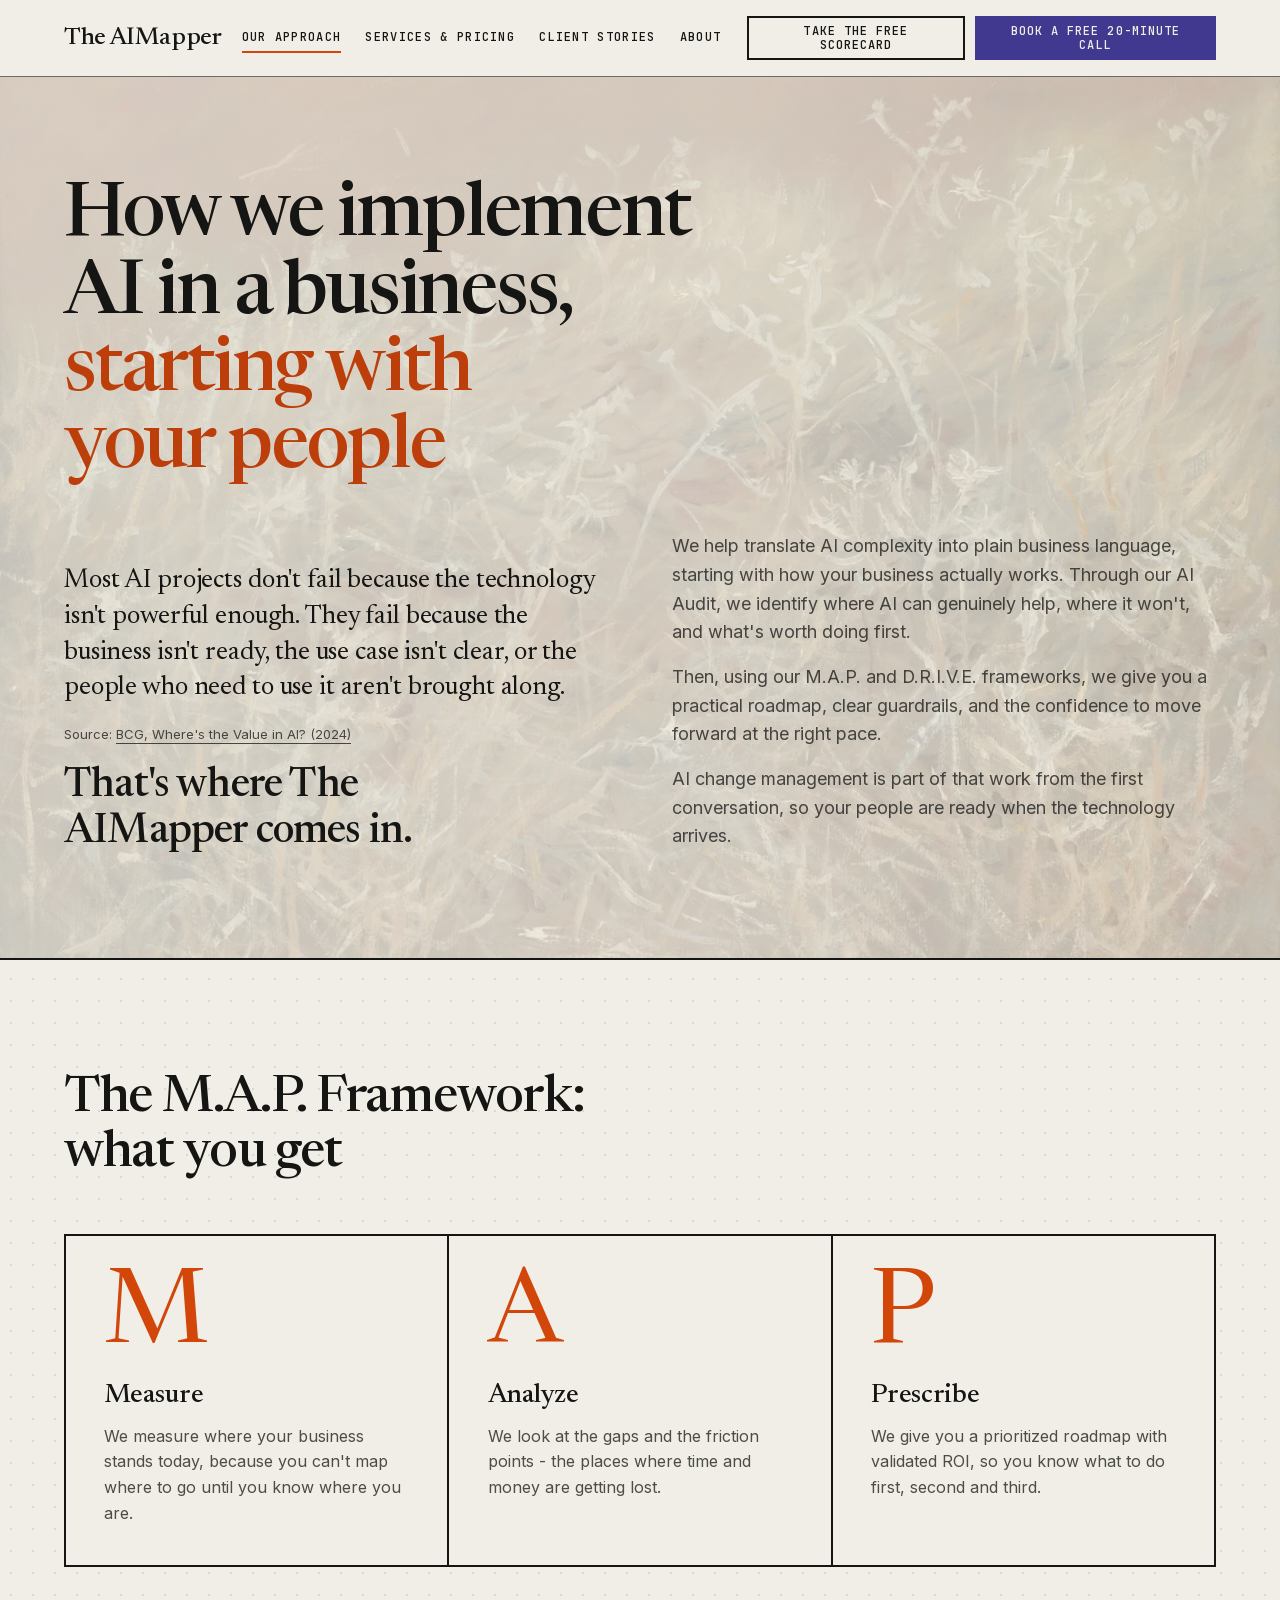
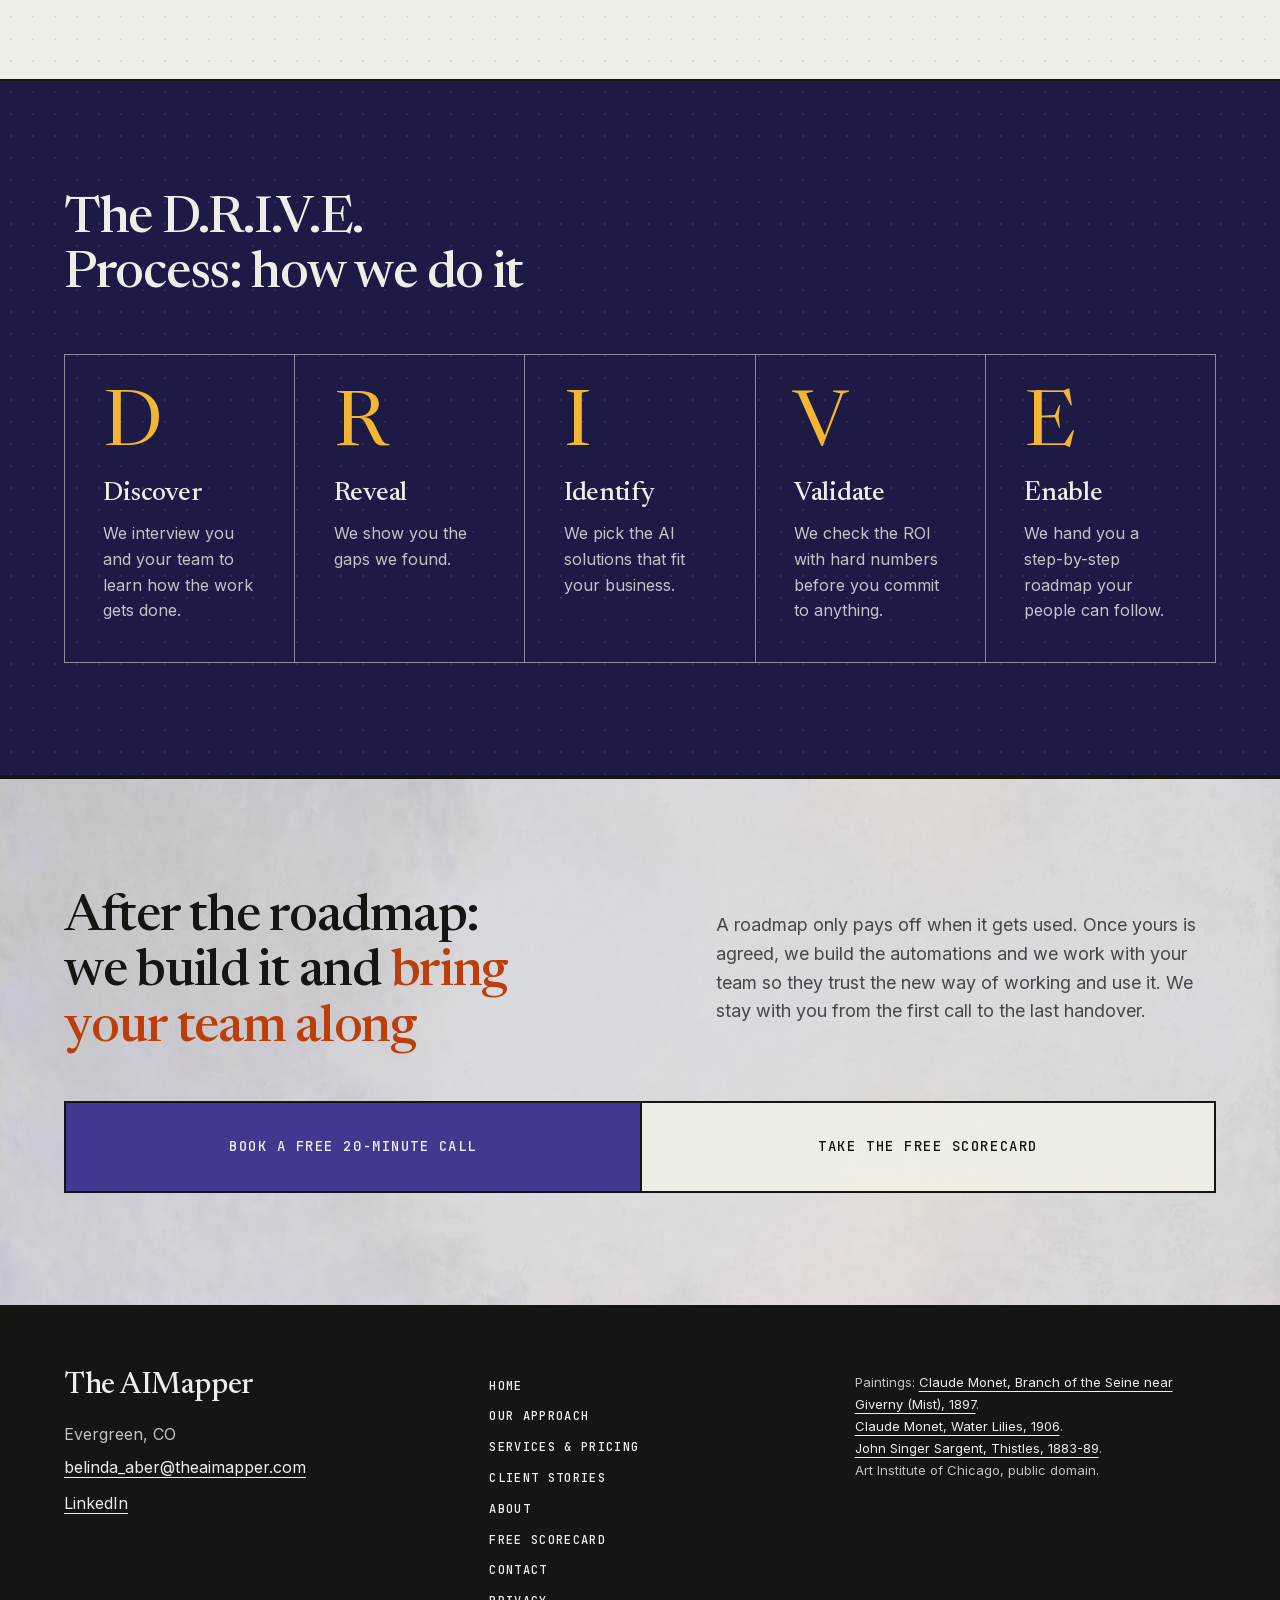
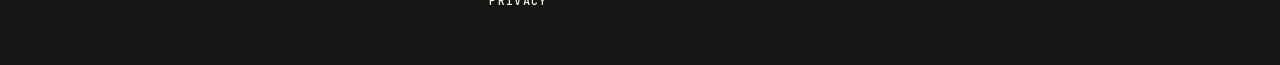
<file: approach.html>
<!doctype html>
<html lang="en">
<head>
<meta charset="utf-8">
<meta name="viewport" content="width=device-width, initial-scale=1">
<title>How to Implement AI in a Small Business - The AIMapper</title>
<meta name="description" content="How The AIMapper implements AI in a small business: measure where you are, find the gaps, build a roadmap with real numbers, and bring your people along.">
<link rel="canonical" href="https://www.theaimapper.com/approach.html">
<meta property="og:type" content="website">
<meta property="og:title" content="How to Implement AI in a Small Business - The AIMapper">
<meta property="og:description" content="How The AIMapper implements AI in a small business: measure where you are, find the gaps, build a roadmap with real numbers, and bring your people along.">
<meta property="og:url" content="https://www.theaimapper.com/approach.html">
<meta property="og:site_name" content="The AIMapper">
<meta property="og:locale" content="en_US">
<meta property="og:image" content="https://www.theaimapper.com/images/og-the-aimapper.jpg">
<meta property="og:image:width" content="1200">
<meta property="og:image:height" content="630">
<meta property="og:image:alt" content="The AIMapper - Not sure where to start with AI in your business?">
<meta name="twitter:card" content="summary_large_image">
<meta name="twitter:title" content="How to Implement AI in a Small Business - The AIMapper">
<meta name="twitter:description" content="How The AIMapper implements AI in a small business: measure where you are, find the gaps, build a roadmap with real numbers, and bring your people along.">
<meta name="twitter:image" content="https://www.theaimapper.com/images/og-the-aimapper.jpg">
<link rel="icon" href="favicon.ico" sizes="32x32">
<link rel="icon" href="favicon.svg" type="image/svg+xml">
<link rel="apple-touch-icon" href="apple-touch-icon.png">
<link rel="preload" href="fonts/newsreader.woff2" as="font" type="font/woff2" crossorigin>
<link rel="preload" href="fonts/inter.woff2" as="font" type="font/woff2" crossorigin>
<link rel="preload" href="images/sargent-thistles.webp" as="image" type="image/webp">
<link rel="stylesheet" href="css/style.css">
<script type="application/ld+json">{"@context": "https://schema.org", "@graph": [{"@type": "ProfessionalService", "@id": "https://www.theaimapper.com/#organization", "name": "The AIMapper", "url": "https://www.theaimapper.com/", "email": "belinda_aber@theaimapper.com", "image": "https://www.theaimapper.com/images/og-the-aimapper.jpg", "address": {"@type": "PostalAddress", "addressLocality": "Evergreen", "addressRegion": "CO", "addressCountry": "US"}, "areaServed": {"@type": "Country", "name": "United States"}}]}</script>
</head>
<body>
<a class="skip" href="#main">Skip to main content</a>
<header class="top"><div class="wrap">
  <a class="brand" href="./">The AIMapper</a>
  <a class="btn btn-sm btn-fill top-call" href="contact.html#book">Book a free 20-minute call</a>
  <button class="menu-btn mono" type="button" aria-expanded="false" aria-controls="nav"><span class="bars" aria-hidden="true"></span>Menu</button>
  <nav class="nav" id="nav" aria-label="Main">
    <div class="nav-links"><a class="mono only-menu" href="./">Home</a><a class="mono" href="approach.html" aria-current="page">Our Approach</a><a class="mono" href="services.html">Services &amp; Pricing</a><a class="mono" href="client-stories.html">Client Stories</a><a class="mono" href="about.html">About</a><a class="mono only-menu" href="scorecard.html">Free Scorecard</a><a class="mono only-menu" href="contact.html">Contact</a></div>
    <div class="nav-cta"><a class="btn btn-sm btn-line" href="scorecard.html">Take the free Scorecard</a><a class="btn btn-sm btn-fill" href="contact.html#book">Book a free 20-minute call</a></div>
  </nav>
</div></header>
<main id="main">
<section class="hero hero--art" style="--art:var(--thistles);--w1:.80;--w2:.78;--w3:.72;--w4:.66"><div class="wrap">
  <h1>How we implement AI in a business, <span class="hot">starting with your people</span></h1>
  <div class="hero-cols">
    <div>
      <p class="lead-serif">Most AI projects don't fail because the technology isn't powerful enough. They fail because the business isn't ready, the use case isn't clear, or the people who need to use it aren't brought along.</p>
    <p class="source">Source: <a href="https://www.bcg.com/publications/2024/wheres-value-in-ai" rel="noopener">BCG, Where's the Value in AI? (2024)</a></p>
      <p class="pull">That's where The AIMapper comes in.</p>
    </div>
    <div>
      <p class="lead">We help translate AI complexity into plain business language, starting with how your business actually works. Through our AI Audit, we identify where AI can genuinely help, where it won't, and what's worth doing first.</p>
      <p class="lead">Then, using our M.A.P. and D.R.I.V.E. frameworks, we give you a practical roadmap, clear guardrails, and the confidence to move forward at the right pace.</p>
      <p class="lead">AI change management is part of that work from the first conversation, so your people are ready when the technology arrives.</p>
    </div>
  </div>
</div></section>

<section class="band"><div class="wrap">
  <div class="head"><h2>The M.A.P. Framework: what you get</h2></div>
  <div class="grid g3"><div class="cell"><span class="letter" aria-hidden="true">M</span><h3>Measure</h3><p>We measure where your business stands today, because you can't map where to go until you know where you are.</p></div><div class="cell"><span class="letter" aria-hidden="true">A</span><h3>Analyze</h3><p>We look at the gaps and the friction points - the places where time and money are getting lost.</p></div><div class="cell"><span class="letter" aria-hidden="true">P</span><h3>Prescribe</h3><p>We give you a prioritized roadmap with validated ROI, so you know what to do first, second and third.</p></div></div>
</div></section>

<section class="band band--indigo on-dark"><div class="wrap">
  <div class="head"><h2>The D.R.I.V.E. Process: how we do it</h2></div>
  <div class="grid g5 grid--dark grid--thin"><div class="cell"><span class="letter" aria-hidden="true">D</span><h3>Discover</h3><p>We interview you and your team to learn how the work gets done.</p></div><div class="cell"><span class="letter" aria-hidden="true">R</span><h3>Reveal</h3><p>We show you the gaps we found.</p></div><div class="cell"><span class="letter" aria-hidden="true">I</span><h3>Identify</h3><p>We pick the AI solutions that fit your business.</p></div><div class="cell"><span class="letter" aria-hidden="true">V</span><h3>Validate</h3><p>We check the ROI with hard numbers before you commit to anything.</p></div><div class="cell"><span class="letter" aria-hidden="true">E</span><h3>Enable</h3><p>We hand you a step-by-step roadmap your people can follow.</p></div></div>
</div></section>

<section class="band band--mist"><div class="wrap">
  <div class="split head">
    <h2>After the roadmap: we build it and <span class="hot">bring your team along</span></h2>
    <p class="lead">A roadmap only pays off when it gets used. Once yours is agreed, we build the automations and we work with your team so they trust the new way of working and use it. We stay with you from the first call to the last handover.</p>
  </div>
  <div class="ctabar"><a class="btn btn-fill" href="contact.html#book">Book a free 20-minute call</a><a class="btn btn-line" href="scorecard.html">Take the free Scorecard</a></div>
</div></section>
</main>
<footer class="foot on-dark"><div class="wrap">
  <div>
    <a class="brand" href="./">The AIMapper</a>
    <address>Evergreen, CO<br><a href="mailto:belinda_aber@theaimapper.com">belinda_aber@theaimapper.com</a><br><a href="https://www.linkedin.com/in/belindatheaimapper" rel="noopener">LinkedIn</a></address>
  </div>
  <nav aria-label="Footer"><a class="mono" href="./">Home</a><a class="mono" href="approach.html">Our Approach</a><a class="mono" href="services.html">Services &amp; Pricing</a><a class="mono" href="client-stories.html">Client Stories</a><a class="mono" href="about.html">About</a><a class="mono" href="scorecard.html">Free Scorecard</a><a class="mono" href="contact.html">Contact</a><a class="mono" href="privacy.html">Privacy</a></nav>
  <p class="credit">Paintings: <a class="art" href="images/monet-seine-mist.jpg" target="_blank" rel="noopener">Claude Monet, Branch of the Seine near Giverny (Mist), 1897<img class="peek" src="images/thumb-monet-seine-mist.webp" alt="" loading="lazy" width="520" height="504"></a>.<br><a class="art" href="images/monet-water-lilies.jpg" target="_blank" rel="noopener">Claude Monet, Water Lilies, 1906<img class="peek" src="images/thumb-monet-water-lilies.webp" alt="" loading="lazy" width="520" height="499"></a>.<br><a class="art" href="images/sargent-thistles.jpg" target="_blank" rel="noopener">John Singer Sargent, Thistles, 1883-89<img class="peek" src="images/thumb-sargent-thistles.webp" alt="" loading="lazy" width="520" height="408"></a>.<br>Art Institute of Chicago, public domain.</p>
</div></footer>
<script src="js/site.js" defer></script>
</body>
</html>
</file>
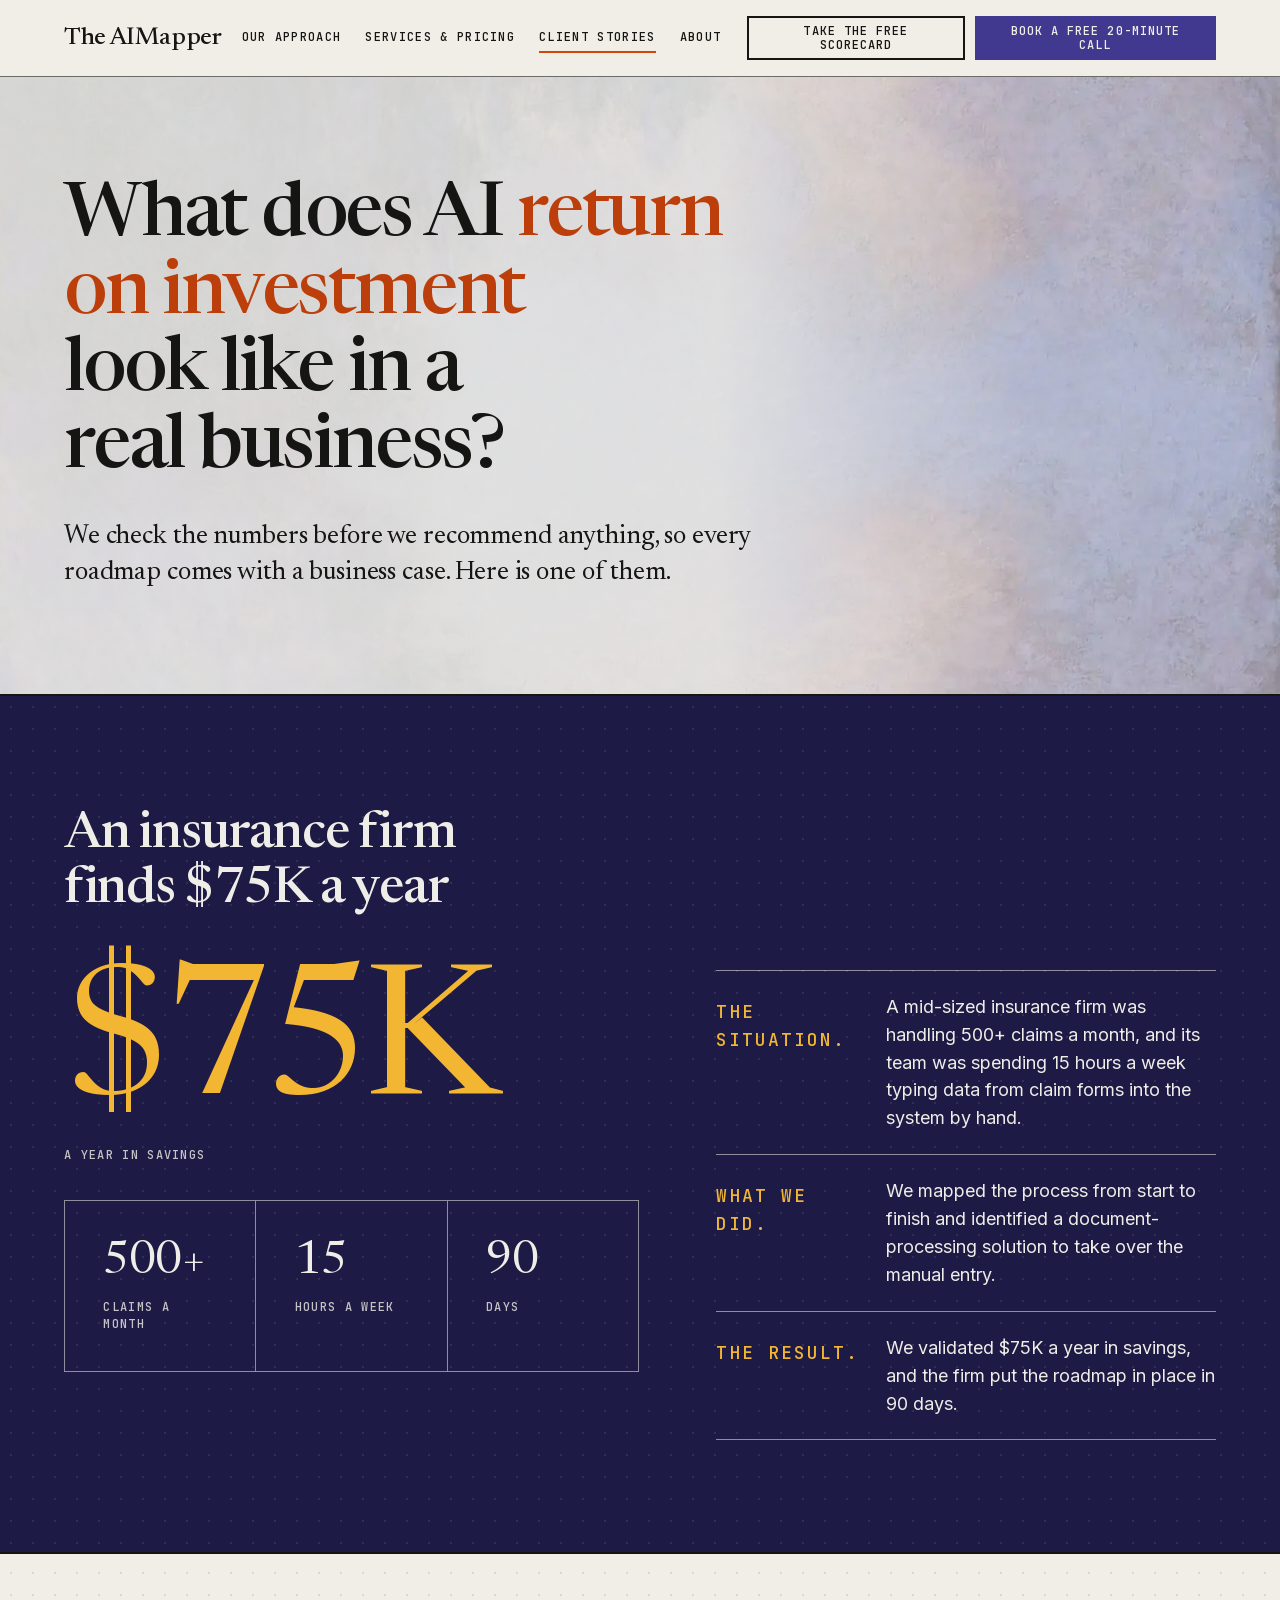
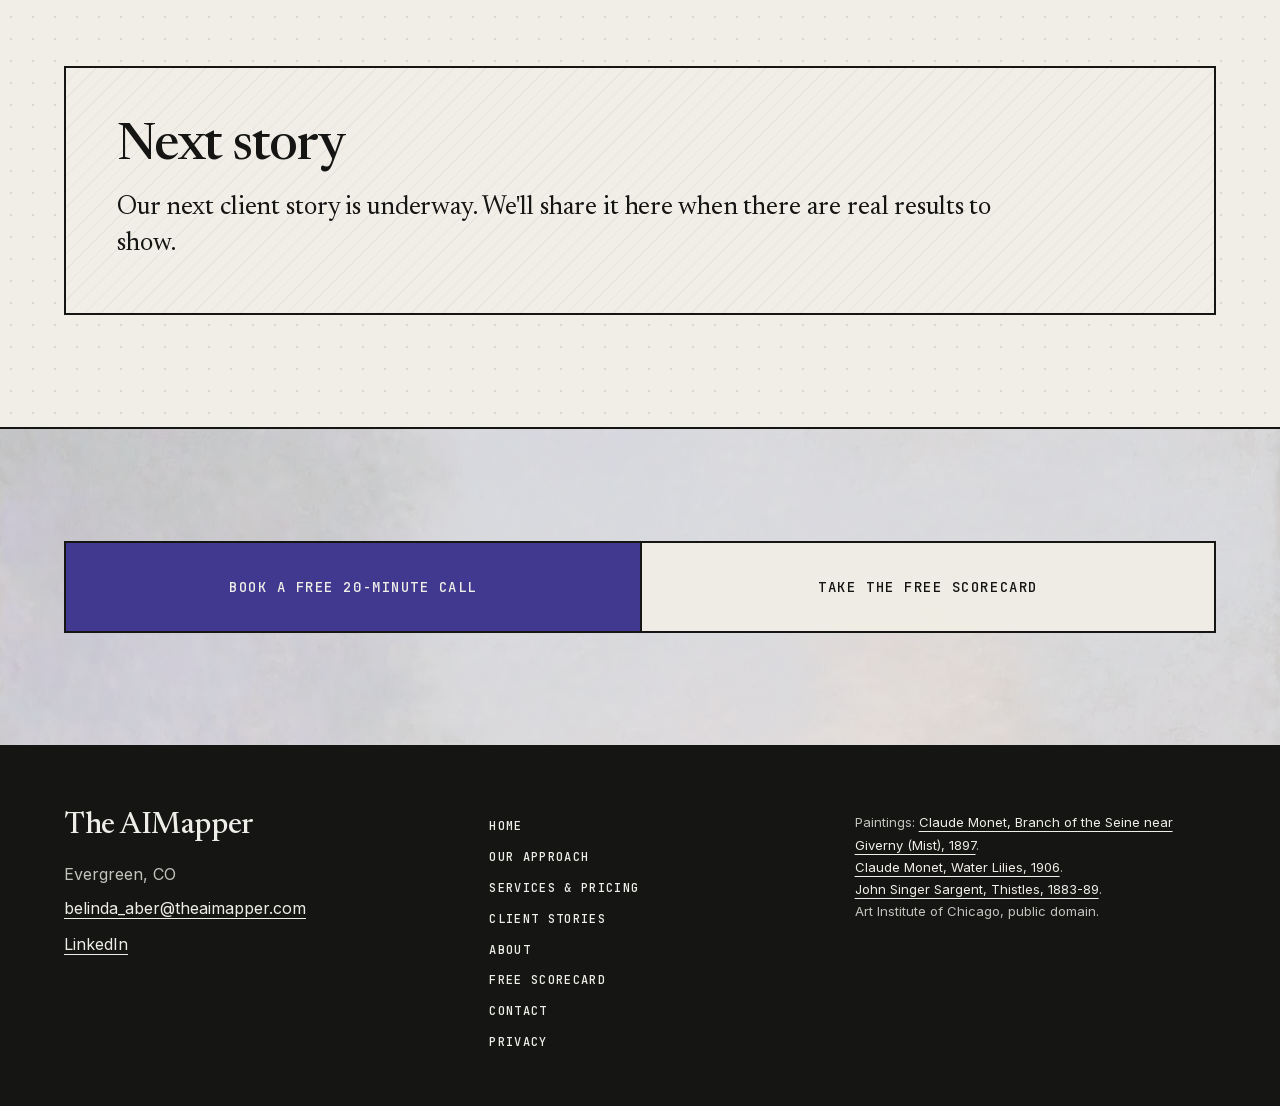
<file: client-stories.html>
<!doctype html>
<html lang="en">
<head>
<meta charset="utf-8">
<meta name="viewport" content="width=device-width, initial-scale=1">
<title>AI Return on Investment: Client Stories - The AIMapper</title>
<meta name="description" content="What AI return on investment looks like in a real business: how one insurance firm found $75K a year in savings and put its roadmap in place in 90 days.">
<link rel="canonical" href="https://www.theaimapper.com/client-stories.html">
<meta property="og:type" content="website">
<meta property="og:title" content="AI Return on Investment: Client Stories - The AIMapper">
<meta property="og:description" content="What AI return on investment looks like in a real business: how one insurance firm found $75K a year in savings and put its roadmap in place in 90 days.">
<meta property="og:url" content="https://www.theaimapper.com/client-stories.html">
<meta property="og:site_name" content="The AIMapper">
<meta property="og:locale" content="en_US">
<meta property="og:image" content="https://www.theaimapper.com/images/og-the-aimapper.jpg">
<meta property="og:image:width" content="1200">
<meta property="og:image:height" content="630">
<meta property="og:image:alt" content="The AIMapper - Not sure where to start with AI in your business?">
<meta name="twitter:card" content="summary_large_image">
<meta name="twitter:title" content="AI Return on Investment: Client Stories - The AIMapper">
<meta name="twitter:description" content="What AI return on investment looks like in a real business: how one insurance firm found $75K a year in savings and put its roadmap in place in 90 days.">
<meta name="twitter:image" content="https://www.theaimapper.com/images/og-the-aimapper.jpg">
<link rel="icon" href="favicon.ico" sizes="32x32">
<link rel="icon" href="favicon.svg" type="image/svg+xml">
<link rel="apple-touch-icon" href="apple-touch-icon.png">
<link rel="preload" href="fonts/newsreader.woff2" as="font" type="font/woff2" crossorigin>
<link rel="preload" href="fonts/inter.woff2" as="font" type="font/woff2" crossorigin>
<link rel="preload" href="images/monet-seine-mist.webp" as="image" type="image/webp">
<link rel="stylesheet" href="css/style.css">
<script type="application/ld+json">{"@context": "https://schema.org", "@graph": [{"@type": "ProfessionalService", "@id": "https://www.theaimapper.com/#organization", "name": "The AIMapper", "url": "https://www.theaimapper.com/", "email": "belinda_aber@theaimapper.com", "image": "https://www.theaimapper.com/images/og-the-aimapper.jpg", "address": {"@type": "PostalAddress", "addressLocality": "Evergreen", "addressRegion": "CO", "addressCountry": "US"}, "areaServed": {"@type": "Country", "name": "United States"}}]}</script>
</head>
<body>
<a class="skip" href="#main">Skip to main content</a>
<header class="top"><div class="wrap">
  <a class="brand" href="./">The AIMapper</a>
  <a class="btn btn-sm btn-fill top-call" href="contact.html#book">Book a free 20-minute call</a>
  <button class="menu-btn mono" type="button" aria-expanded="false" aria-controls="nav"><span class="bars" aria-hidden="true"></span>Menu</button>
  <nav class="nav" id="nav" aria-label="Main">
    <div class="nav-links"><a class="mono only-menu" href="./">Home</a><a class="mono" href="approach.html">Our Approach</a><a class="mono" href="services.html">Services &amp; Pricing</a><a class="mono" href="client-stories.html" aria-current="page">Client Stories</a><a class="mono" href="about.html">About</a><a class="mono only-menu" href="scorecard.html">Free Scorecard</a><a class="mono only-menu" href="contact.html">Contact</a></div>
    <div class="nav-cta"><a class="btn btn-sm btn-line" href="scorecard.html">Take the free Scorecard</a><a class="btn btn-sm btn-fill" href="contact.html#book">Book a free 20-minute call</a></div>
  </nav>
</div></header>
<main id="main">
<section class="hero hero--art" style="--art:var(--mist)"><div class="wrap">
  <h1>What does AI <span class="hot">return on investment</span> look like in a real business?</h1>
  <p class="lead-serif">We check the numbers before we recommend anything, so every roadmap comes with a business case. Here is one of them.</p>
</div></section>

<section class="band band--indigo on-dark" style="border-top:0"><div class="wrap">
  <div class="head"><h2>An insurance firm finds $75K a year</h2></div>
  <div class="split">
    <div>
      <div class="big" aria-hidden="true">$75K</div><p class="mono">a year in savings</p>
      <div class="grid g3 grid--dark grid--thin"><div><div class="num">500+</div><p class="mono">claims a month</p></div><div><div class="num">15</div><p class="mono">hours a week</p></div><div><div class="num">90</div><p class="mono">days</p></div></div>
    </div>
    <div class="parts">
      <div><p class="mono">The situation.</p><p>A mid-sized insurance firm was handling 500+ claims a month, and its team was spending 15 hours a week typing data from claim forms into the system by hand.</p></div>
      <div><p class="mono">What we did.</p><p>We mapped the process from start to finish and identified a document-processing solution to take over the manual entry.</p></div>
      <div><p class="mono">The result.</p><p>We validated $75K a year in savings, and the firm put the roadmap in place in 90 days.</p></div>
    </div>
  </div>
</div></section>

<section class="band"><div class="wrap">
  <div class="next"><h2>Next story</h2><p class="lead-serif">Our next client story is underway. We'll share it here when there are real results to show.</p></div>
</div></section>

<section class="band band--mist"><div class="wrap"><div class="ctabar"><a class="btn btn-fill" href="contact.html#book">Book a free 20-minute call</a><a class="btn btn-line" href="scorecard.html">Take the free Scorecard</a></div></div></section>
</main>
<footer class="foot on-dark"><div class="wrap">
  <div>
    <a class="brand" href="./">The AIMapper</a>
    <address>Evergreen, CO<br><a href="mailto:belinda_aber@theaimapper.com">belinda_aber@theaimapper.com</a><br><a href="https://www.linkedin.com/in/belindatheaimapper" rel="noopener">LinkedIn</a></address>
  </div>
  <nav aria-label="Footer"><a class="mono" href="./">Home</a><a class="mono" href="approach.html">Our Approach</a><a class="mono" href="services.html">Services &amp; Pricing</a><a class="mono" href="client-stories.html">Client Stories</a><a class="mono" href="about.html">About</a><a class="mono" href="scorecard.html">Free Scorecard</a><a class="mono" href="contact.html">Contact</a><a class="mono" href="privacy.html">Privacy</a></nav>
  <p class="credit">Paintings: <a class="art" href="images/monet-seine-mist.jpg" target="_blank" rel="noopener">Claude Monet, Branch of the Seine near Giverny (Mist), 1897<img class="peek" src="images/thumb-monet-seine-mist.webp" alt="" loading="lazy" width="520" height="504"></a>.<br><a class="art" href="images/monet-water-lilies.jpg" target="_blank" rel="noopener">Claude Monet, Water Lilies, 1906<img class="peek" src="images/thumb-monet-water-lilies.webp" alt="" loading="lazy" width="520" height="499"></a>.<br><a class="art" href="images/sargent-thistles.jpg" target="_blank" rel="noopener">John Singer Sargent, Thistles, 1883-89<img class="peek" src="images/thumb-sargent-thistles.webp" alt="" loading="lazy" width="520" height="408"></a>.<br>Art Institute of Chicago, public domain.</p>
</div></footer>
<script src="js/site.js" defer></script>
</body>
</html>
</file>
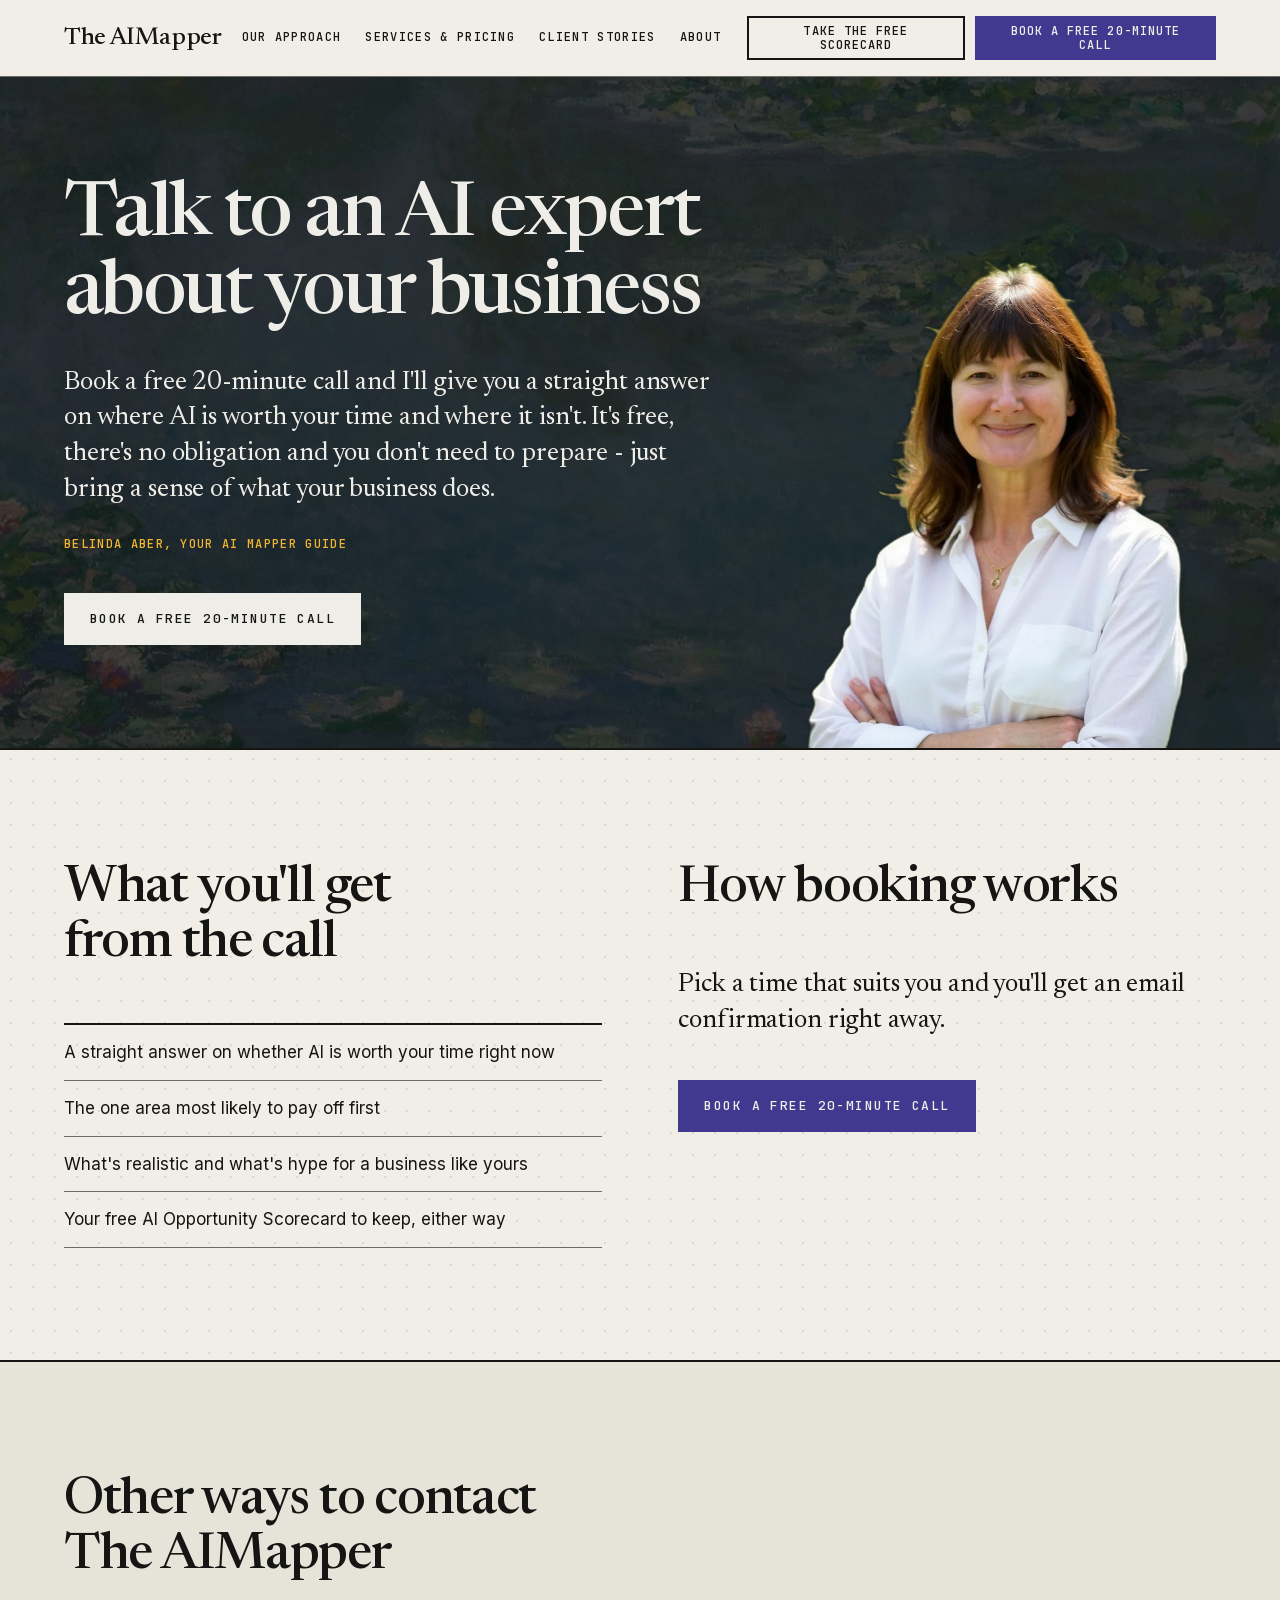
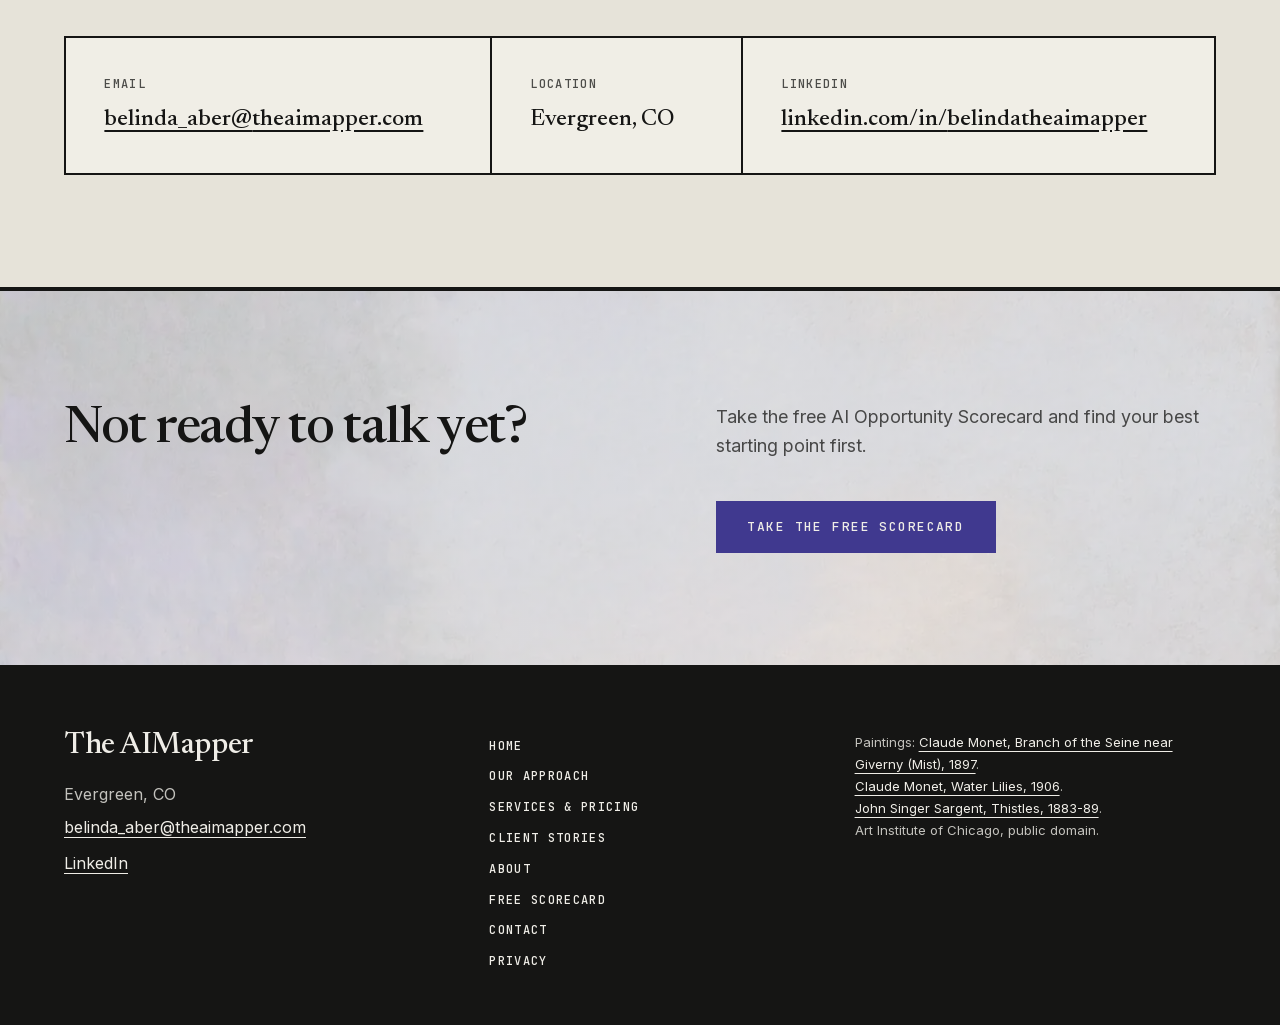
<file: contact.html>
<!doctype html>
<html lang="en">
<head>
<meta charset="utf-8">
<meta name="viewport" content="width=device-width, initial-scale=1">
<title>Contact The AIMapper - Talk to an AI Expert, Free for 20 Minutes</title>
<meta name="description" content="Contact The AIMapper and talk to an AI expert about your business. Book a free 20-minute call for a straight answer on where AI is worth your time.">
<link rel="canonical" href="https://www.theaimapper.com/contact.html">
<meta property="og:type" content="website">
<meta property="og:title" content="Contact The AIMapper - Talk to an AI Expert, Free for 20 Minutes">
<meta property="og:description" content="Contact The AIMapper and talk to an AI expert about your business. Book a free 20-minute call for a straight answer on where AI is worth your time.">
<meta property="og:url" content="https://www.theaimapper.com/contact.html">
<meta property="og:site_name" content="The AIMapper">
<meta property="og:locale" content="en_US">
<meta property="og:image" content="https://www.theaimapper.com/images/og-the-aimapper.jpg">
<meta property="og:image:width" content="1200">
<meta property="og:image:height" content="630">
<meta property="og:image:alt" content="The AIMapper - Not sure where to start with AI in your business?">
<meta name="twitter:card" content="summary_large_image">
<meta name="twitter:title" content="Contact The AIMapper - Talk to an AI Expert, Free for 20 Minutes">
<meta name="twitter:description" content="Contact The AIMapper and talk to an AI expert about your business. Book a free 20-minute call for a straight answer on where AI is worth your time.">
<meta name="twitter:image" content="https://www.theaimapper.com/images/og-the-aimapper.jpg">
<link rel="icon" href="favicon.ico" sizes="32x32">
<link rel="icon" href="favicon.svg" type="image/svg+xml">
<link rel="apple-touch-icon" href="apple-touch-icon.png">
<link rel="preload" href="fonts/newsreader.woff2" as="font" type="font/woff2" crossorigin>
<link rel="preload" href="fonts/inter.woff2" as="font" type="font/woff2" crossorigin>
<link rel="preload" href="images/monet-water-lilies.webp" as="image" type="image/webp">
<link rel="stylesheet" href="css/style.css">
<script type="application/ld+json">{"@context": "https://schema.org", "@graph": [{"@type": "ProfessionalService", "@id": "https://www.theaimapper.com/#organization", "name": "The AIMapper", "url": "https://www.theaimapper.com/", "email": "belinda_aber@theaimapper.com", "image": "https://www.theaimapper.com/images/og-the-aimapper.jpg", "address": {"@type": "PostalAddress", "addressLocality": "Evergreen", "addressRegion": "CO", "addressCountry": "US"}, "areaServed": {"@type": "Country", "name": "United States"}}]}</script>
</head>
<body>
<a class="skip" href="#main">Skip to main content</a>
<header class="top"><div class="wrap">
  <a class="brand" href="./">The AIMapper</a>
  <a class="btn btn-sm btn-fill top-call" href="contact.html#book">Book a free 20-minute call</a>
  <button class="menu-btn mono" type="button" aria-expanded="false" aria-controls="nav"><span class="bars" aria-hidden="true"></span>Menu</button>
  <nav class="nav" id="nav" aria-label="Main">
    <div class="nav-links"><a class="mono only-menu" href="./">Home</a><a class="mono" href="approach.html">Our Approach</a><a class="mono" href="services.html">Services &amp; Pricing</a><a class="mono" href="client-stories.html">Client Stories</a><a class="mono" href="about.html">About</a><a class="mono only-menu" href="scorecard.html">Free Scorecard</a><a class="mono only-menu" href="contact.html" aria-current="page">Contact</a></div>
    <div class="nav-cta"><a class="btn btn-sm btn-line" href="scorecard.html">Take the free Scorecard</a><a class="btn btn-sm btn-fill" href="contact.html#book">Book a free 20-minute call</a></div>
  </nav>
</div></header>
<main id="main">
<section class="hero hero--dark hero-contact on-dark" style="--art:var(--lilies)" id="book"><div class="wrap">
  <div class="text">
    <h1>Talk to an AI expert about your business</h1>
    <p class="lead-serif">Book a free 20-minute call and I'll give you a straight answer on where AI is worth your time and where it isn't. It's free, there's no obligation and you don't need to prepare - just bring a sense of what your business does.</p>
    <p class="mono sig">Belinda Aber, Your AI Mapper Guide</p>
    <div class="actions"><a class="btn btn-fill" href="https://calendly.com/hello-theaimapper" target="_blank" rel="noopener">Book a free 20-minute call</a></div>
  </div>
  <div class="photo"><img src="images/belinda-aber.webp" alt="Belinda Aber" width="715" height="900" decoding="async"></div>
</div></section>

<section class="band"><div class="wrap split split--even">
  <div>
    <div class="head"><h2>What you'll get from the call</h2></div>
    <ul class="ruled">
      <li>A straight answer on whether AI is worth your time right now</li>
      <li>The one area most likely to pay off first</li>
      <li>What's realistic and what's hype for a business like yours</li>
      <li>Your free AI Opportunity Scorecard to keep, either way</li>
    </ul>
  </div>
  <div>
    <div class="head"><h2>How booking works</h2></div>
    <p class="lead-serif">Pick a time that suits you and you'll get an email confirmation right away.</p>
    <div class="actions"><a class="btn btn-fill" href="https://calendly.com/hello-theaimapper" target="_blank" rel="noopener">Book a free 20-minute call</a></div>
  </div>
</div></section>

<section class="band band--deep"><div class="wrap">
  <div class="head"><h2>Other ways to contact The AIMapper</h2></div>
  <div class="grid g3 info">
    <div><p class="mono">Email</p><a href="mailto:belinda_aber@theaimapper.com">belinda_aber@<wbr>theaimapper.com</a></div>
    <div><p class="mono">Location</p><p class="big-text">Evergreen, CO</p></div>
    <div><p class="mono">LinkedIn</p><a href="https://www.linkedin.com/in/belindatheaimapper" rel="noopener">linkedin.com/in/<wbr>belindatheaimapper</a></div>
  </div>
</div></section>

<section class="band band--mist"><div class="wrap split">
  <h2>Not ready to talk yet?</h2>
  <div>
    <p class="lead">Take the free AI Opportunity Scorecard and find your best starting point first.</p>
    <div class="actions"><a class="btn btn-fill" href="scorecard.html">Take the free Scorecard</a></div>
  </div>
</div></section>
</main>
<footer class="foot on-dark"><div class="wrap">
  <div>
    <a class="brand" href="./">The AIMapper</a>
    <address>Evergreen, CO<br><a href="mailto:belinda_aber@theaimapper.com">belinda_aber@theaimapper.com</a><br><a href="https://www.linkedin.com/in/belindatheaimapper" rel="noopener">LinkedIn</a></address>
  </div>
  <nav aria-label="Footer"><a class="mono" href="./">Home</a><a class="mono" href="approach.html">Our Approach</a><a class="mono" href="services.html">Services &amp; Pricing</a><a class="mono" href="client-stories.html">Client Stories</a><a class="mono" href="about.html">About</a><a class="mono" href="scorecard.html">Free Scorecard</a><a class="mono" href="contact.html">Contact</a><a class="mono" href="privacy.html">Privacy</a></nav>
  <p class="credit">Paintings: <a class="art" href="images/monet-seine-mist.jpg" target="_blank" rel="noopener">Claude Monet, Branch of the Seine near Giverny (Mist), 1897<img class="peek" src="images/thumb-monet-seine-mist.webp" alt="" loading="lazy" width="520" height="504"></a>.<br><a class="art" href="images/monet-water-lilies.jpg" target="_blank" rel="noopener">Claude Monet, Water Lilies, 1906<img class="peek" src="images/thumb-monet-water-lilies.webp" alt="" loading="lazy" width="520" height="499"></a>.<br><a class="art" href="images/sargent-thistles.jpg" target="_blank" rel="noopener">John Singer Sargent, Thistles, 1883-89<img class="peek" src="images/thumb-sargent-thistles.webp" alt="" loading="lazy" width="520" height="408"></a>.<br>Art Institute of Chicago, public domain.</p>
</div></footer>
<script src="js/site.js" defer></script>
</body>
</html>
</file>
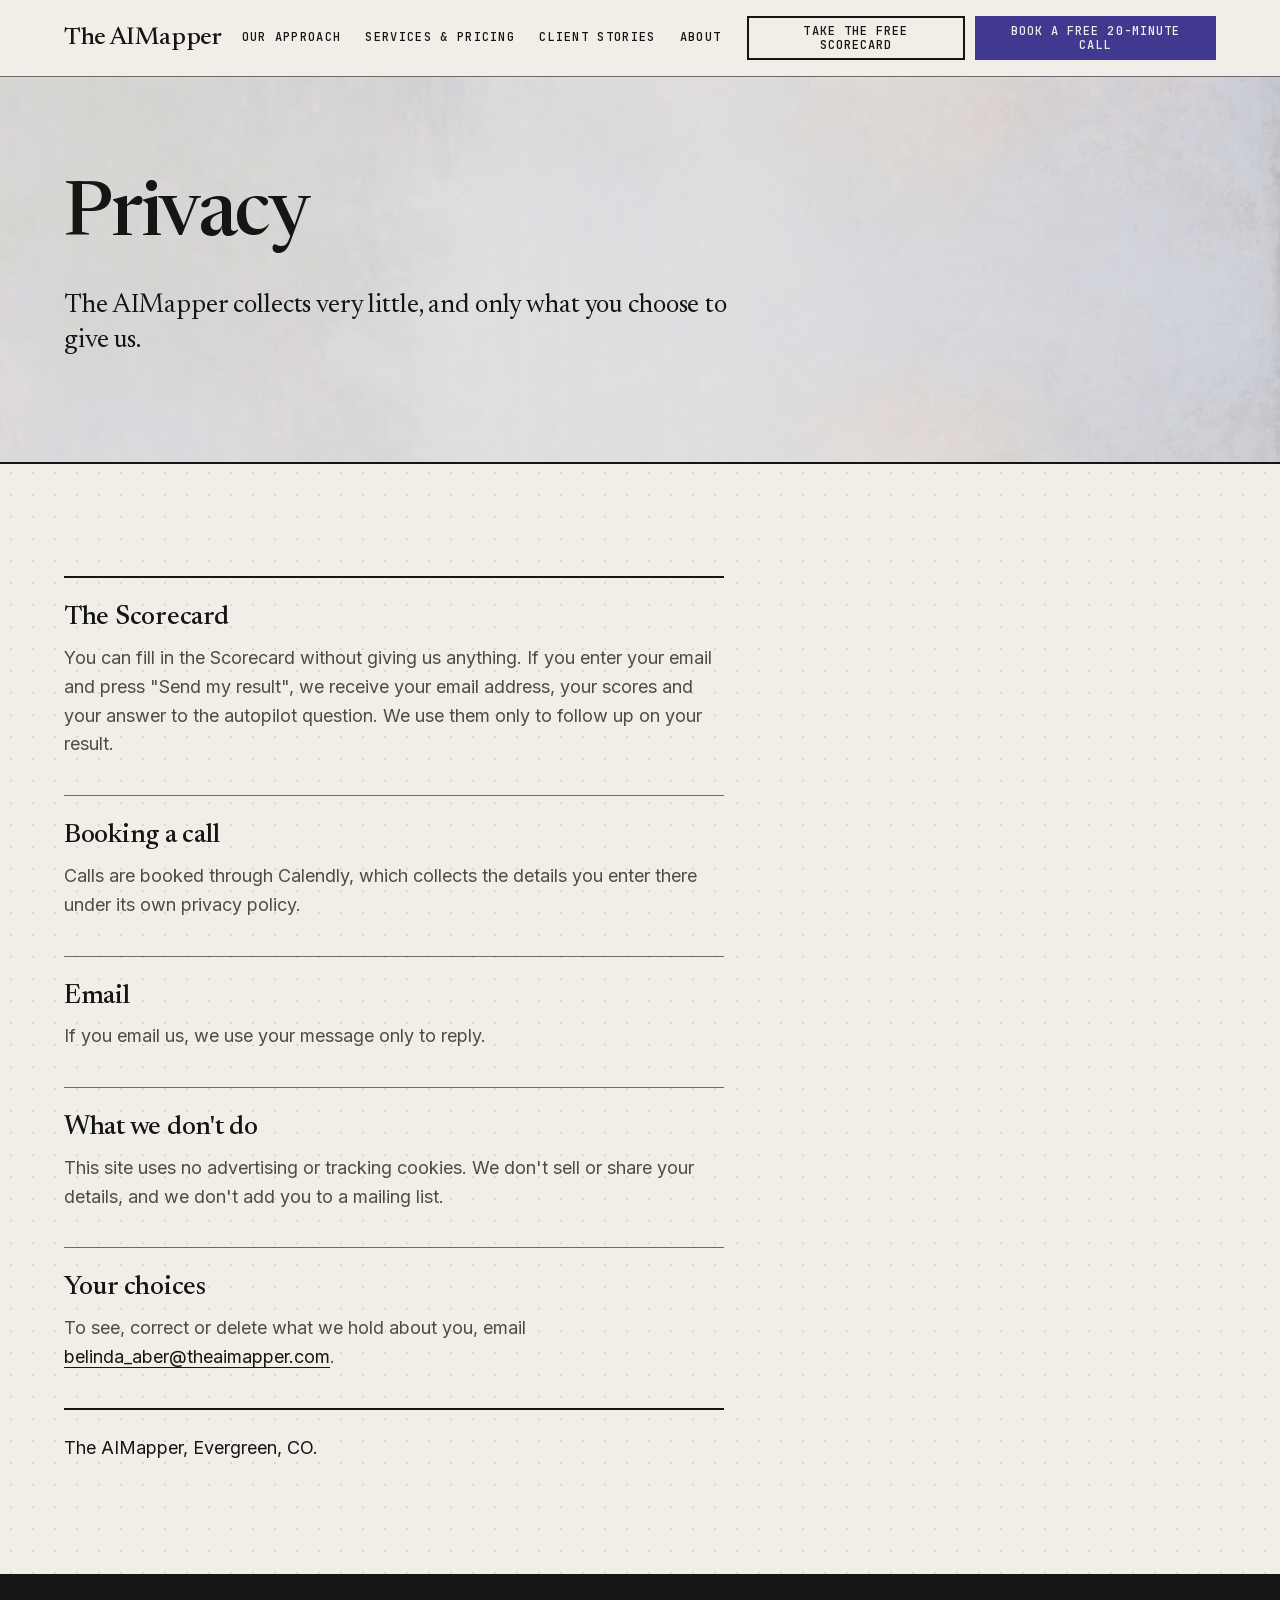
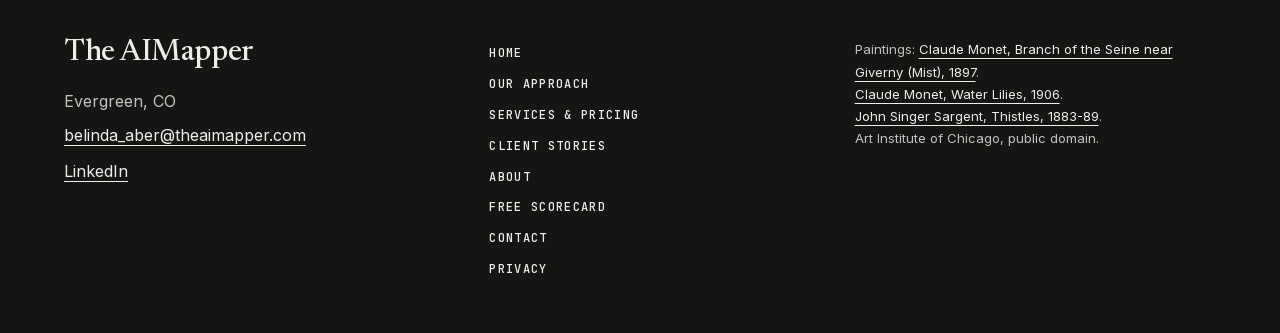
<file: privacy.html>
<!doctype html>
<html lang="en">
<head>
<meta charset="utf-8">
<meta name="viewport" content="width=device-width, initial-scale=1">
<title>Privacy - The AIMapper</title>
<meta name="description" content="The AIMapper collects very little, and only what you choose to give us.">
<link rel="canonical" href="https://www.theaimapper.com/privacy.html">
<meta property="og:type" content="website">
<meta property="og:title" content="Privacy - The AIMapper">
<meta property="og:description" content="The AIMapper collects very little, and only what you choose to give us.">
<meta property="og:url" content="https://www.theaimapper.com/privacy.html">
<meta property="og:site_name" content="The AIMapper">
<meta property="og:locale" content="en_US">
<meta property="og:image" content="https://www.theaimapper.com/images/og-the-aimapper.jpg">
<meta property="og:image:width" content="1200">
<meta property="og:image:height" content="630">
<meta property="og:image:alt" content="The AIMapper - Not sure where to start with AI in your business?">
<meta name="twitter:card" content="summary_large_image">
<meta name="twitter:title" content="Privacy - The AIMapper">
<meta name="twitter:description" content="The AIMapper collects very little, and only what you choose to give us.">
<meta name="twitter:image" content="https://www.theaimapper.com/images/og-the-aimapper.jpg">
<link rel="icon" href="favicon.ico" sizes="32x32">
<link rel="icon" href="favicon.svg" type="image/svg+xml">
<link rel="apple-touch-icon" href="apple-touch-icon.png">
<link rel="preload" href="fonts/newsreader.woff2" as="font" type="font/woff2" crossorigin>
<link rel="preload" href="fonts/inter.woff2" as="font" type="font/woff2" crossorigin>
<link rel="preload" href="images/monet-seine-mist.webp" as="image" type="image/webp">
<link rel="stylesheet" href="css/style.css">
<script type="application/ld+json">{"@context": "https://schema.org", "@graph": [{"@type": "ProfessionalService", "@id": "https://www.theaimapper.com/#organization", "name": "The AIMapper", "url": "https://www.theaimapper.com/", "email": "belinda_aber@theaimapper.com", "image": "https://www.theaimapper.com/images/og-the-aimapper.jpg", "address": {"@type": "PostalAddress", "addressLocality": "Evergreen", "addressRegion": "CO", "addressCountry": "US"}, "areaServed": {"@type": "Country", "name": "United States"}}]}</script>
</head>
<body>
<a class="skip" href="#main">Skip to main content</a>
<header class="top"><div class="wrap">
  <a class="brand" href="./">The AIMapper</a>
  <a class="btn btn-sm btn-fill top-call" href="contact.html#book">Book a free 20-minute call</a>
  <button class="menu-btn mono" type="button" aria-expanded="false" aria-controls="nav"><span class="bars" aria-hidden="true"></span>Menu</button>
  <nav class="nav" id="nav" aria-label="Main">
    <div class="nav-links"><a class="mono only-menu" href="./">Home</a><a class="mono" href="approach.html">Our Approach</a><a class="mono" href="services.html">Services &amp; Pricing</a><a class="mono" href="client-stories.html">Client Stories</a><a class="mono" href="about.html">About</a><a class="mono only-menu" href="scorecard.html">Free Scorecard</a><a class="mono only-menu" href="contact.html">Contact</a></div>
    <div class="nav-cta"><a class="btn btn-sm btn-line" href="scorecard.html">Take the free Scorecard</a><a class="btn btn-sm btn-fill" href="contact.html#book">Book a free 20-minute call</a></div>
  </nav>
</div></header>
<main id="main">
<section class="hero hero--art" style="--art:var(--mist);--w1:.80;--w2:.72;--w3:.60;--w4:.50"><div class="wrap">
  <h1>Privacy</h1>
  <p class="lead-serif">The AIMapper collects very little, and only what you choose to give us.</p>
</div></section>

<section class="band"><div class="wrap">
  <div class="prose"><h2>The Scorecard</h2><p>You can fill in the Scorecard without giving us anything. If you enter your email and press "Send my result", we receive your email address, your scores and your answer to the autopilot question. We use them only to follow up on your result.</p><h2>Booking a call</h2><p>Calls are booked through Calendly, which collects the details you enter there under its own privacy policy.</p><h2>Email</h2><p>If you email us, we use your message only to reply.</p><h2>What we don't do</h2><p>This site uses no advertising or tracking cookies. We don't sell or share your details, and we don't add you to a mailing list.</p><h2>Your choices</h2><p>To see, correct or delete what we hold about you, email <a href="mailto:belinda_aber@theaimapper.com">belinda_aber@theaimapper.com</a>.</p>
  <p class="sign">The AIMapper, Evergreen, CO.</p></div>
</div></section>
</main>
<footer class="foot on-dark"><div class="wrap">
  <div>
    <a class="brand" href="./">The AIMapper</a>
    <address>Evergreen, CO<br><a href="mailto:belinda_aber@theaimapper.com">belinda_aber@theaimapper.com</a><br><a href="https://www.linkedin.com/in/belindatheaimapper" rel="noopener">LinkedIn</a></address>
  </div>
  <nav aria-label="Footer"><a class="mono" href="./">Home</a><a class="mono" href="approach.html">Our Approach</a><a class="mono" href="services.html">Services &amp; Pricing</a><a class="mono" href="client-stories.html">Client Stories</a><a class="mono" href="about.html">About</a><a class="mono" href="scorecard.html">Free Scorecard</a><a class="mono" href="contact.html">Contact</a><a class="mono" href="privacy.html">Privacy</a></nav>
  <p class="credit">Paintings: <a class="art" href="images/monet-seine-mist.jpg" target="_blank" rel="noopener">Claude Monet, Branch of the Seine near Giverny (Mist), 1897<img class="peek" src="images/thumb-monet-seine-mist.webp" alt="" loading="lazy" width="520" height="504"></a>.<br><a class="art" href="images/monet-water-lilies.jpg" target="_blank" rel="noopener">Claude Monet, Water Lilies, 1906<img class="peek" src="images/thumb-monet-water-lilies.webp" alt="" loading="lazy" width="520" height="499"></a>.<br><a class="art" href="images/sargent-thistles.jpg" target="_blank" rel="noopener">John Singer Sargent, Thistles, 1883-89<img class="peek" src="images/thumb-sargent-thistles.webp" alt="" loading="lazy" width="520" height="408"></a>.<br>Art Institute of Chicago, public domain.</p>
</div></footer>
<script src="js/site.js" defer></script>
</body>
</html>
</file>
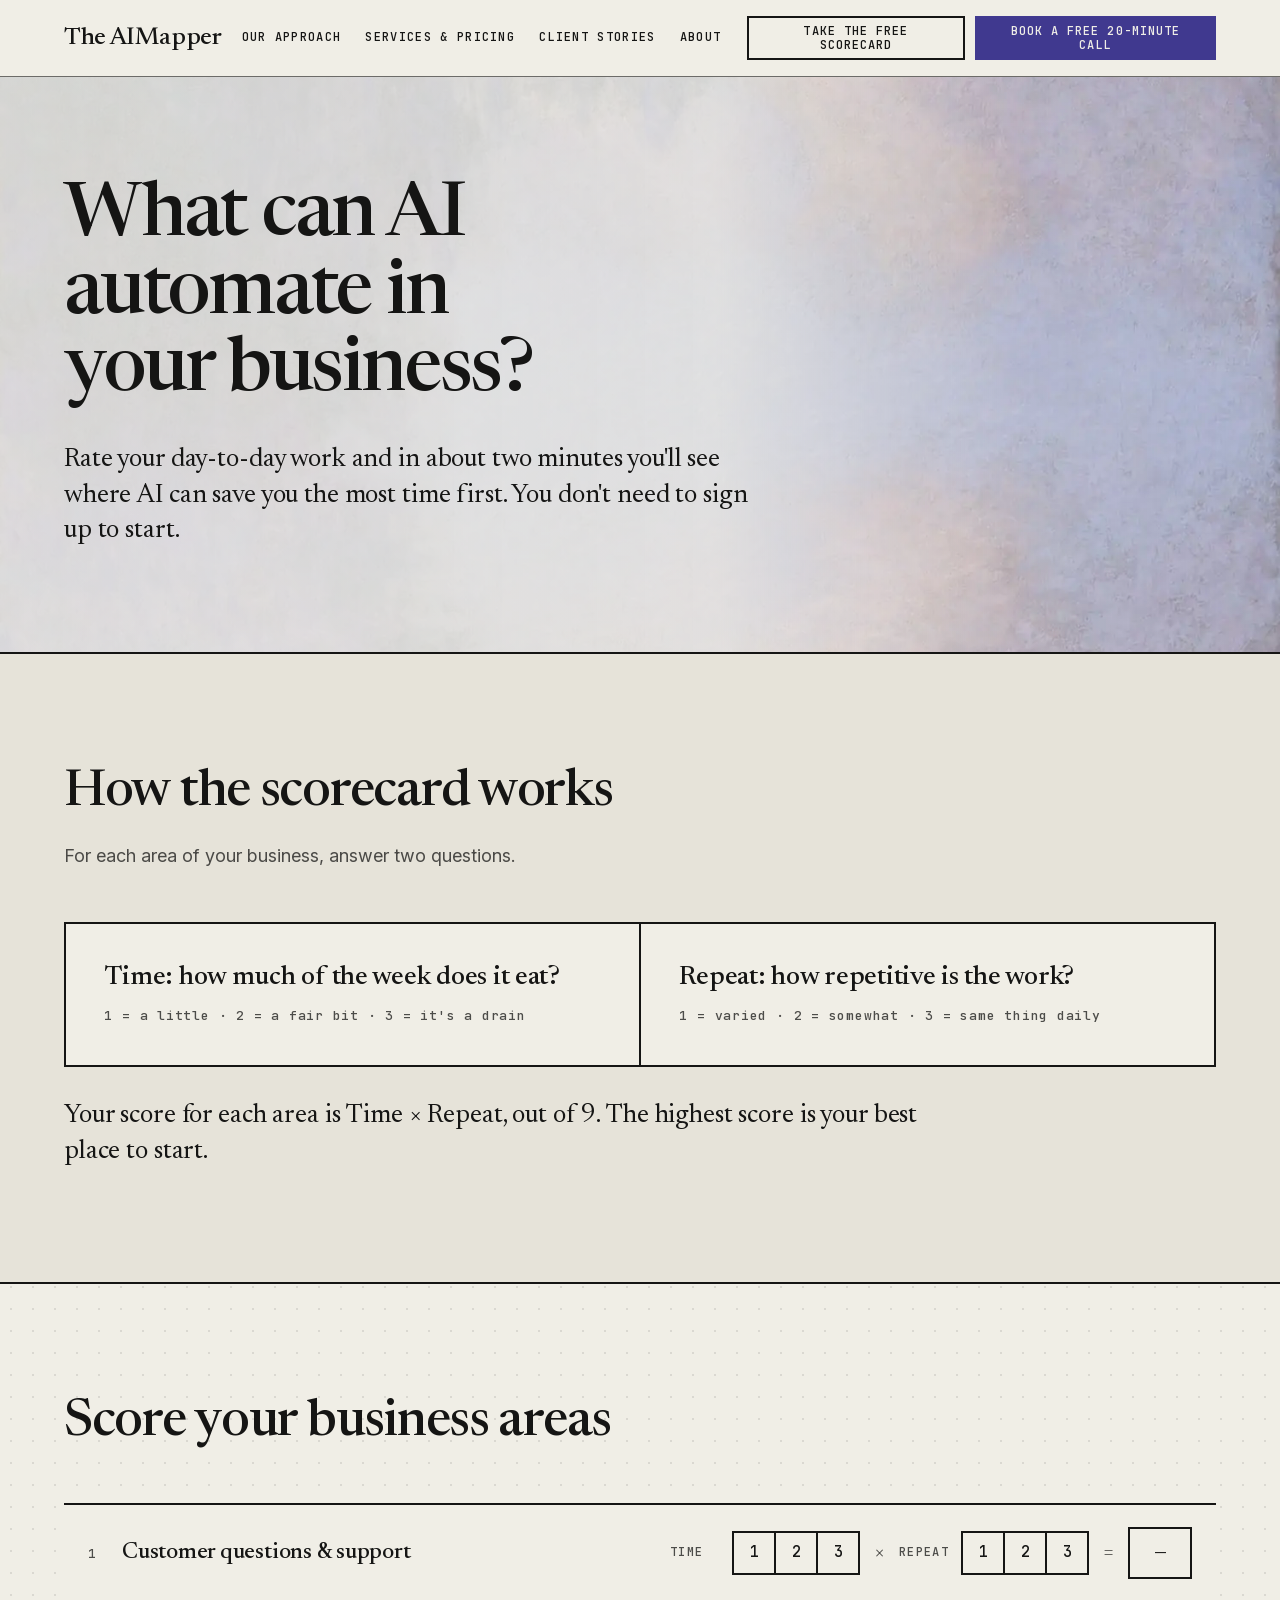
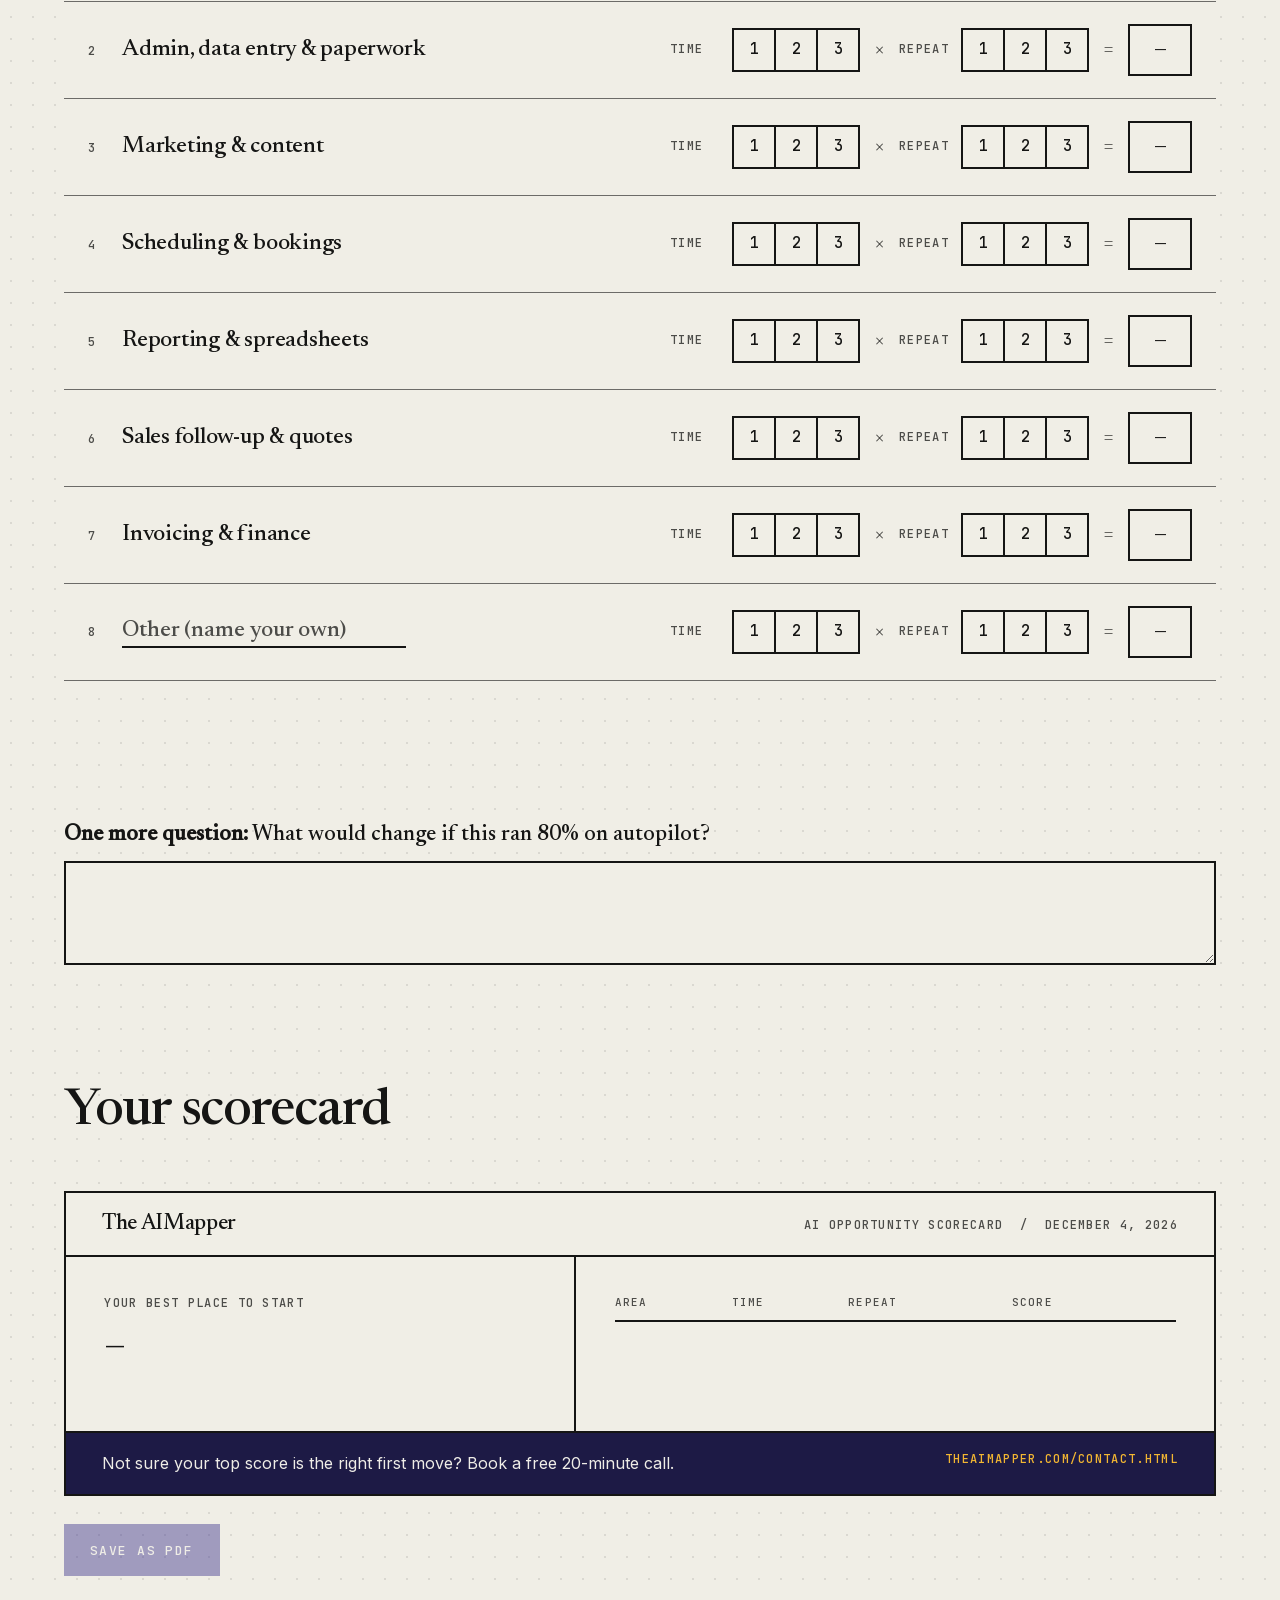
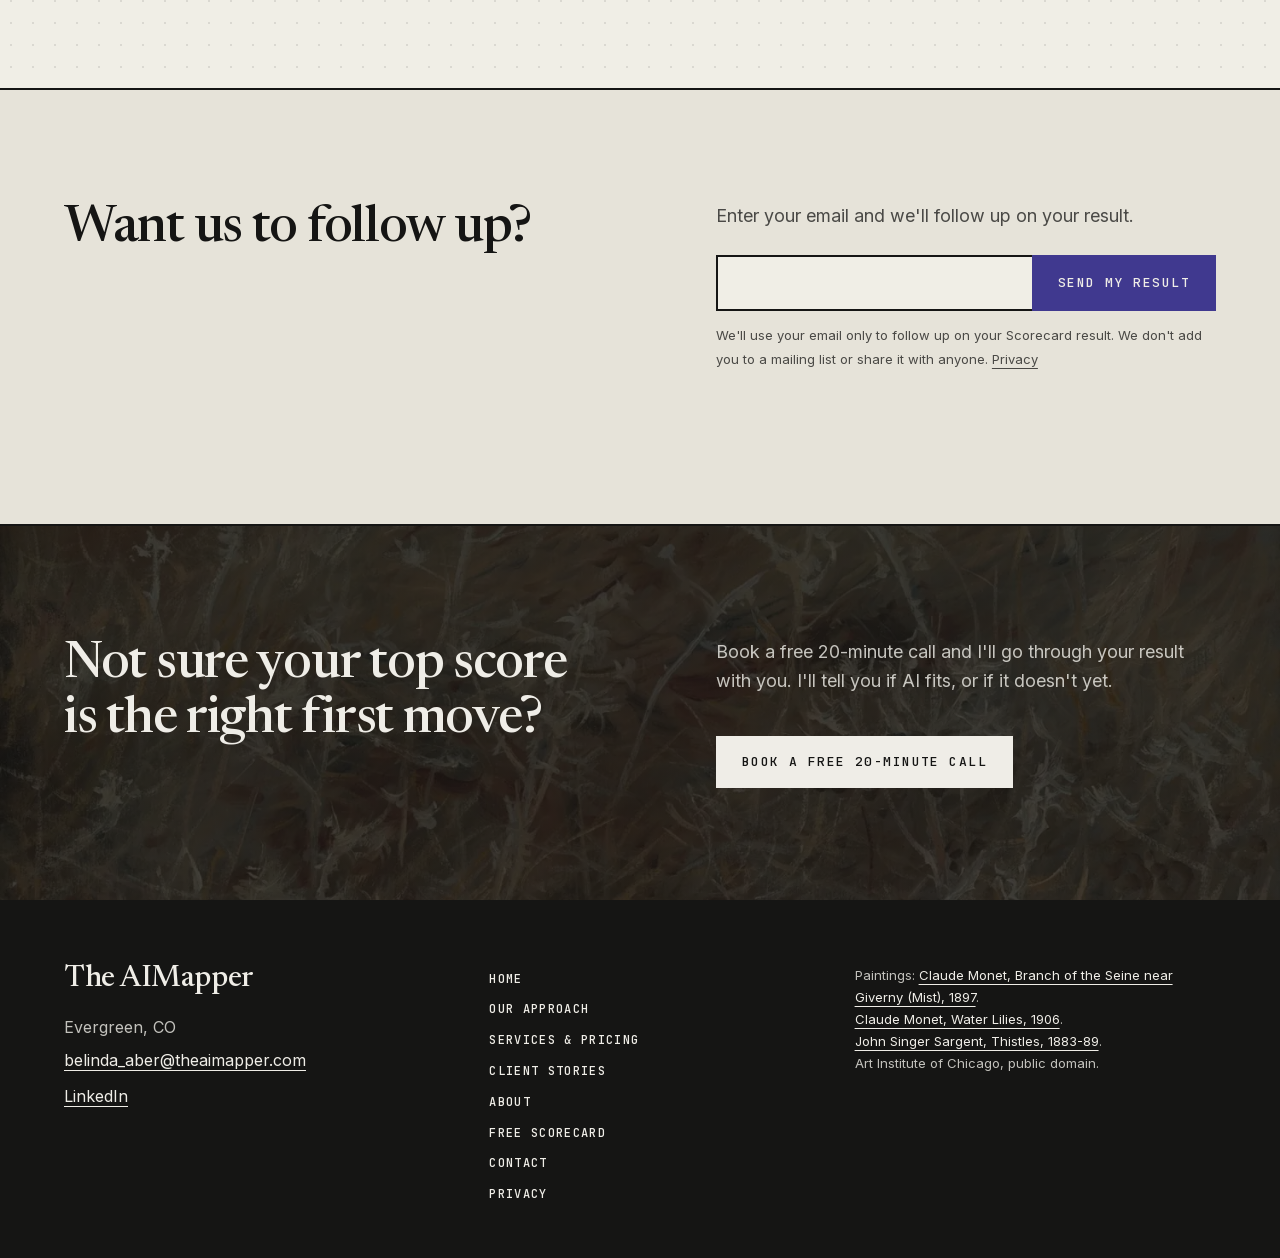
<file: scorecard.html>
<!doctype html>
<html lang="en">
<head>
<meta charset="utf-8">
<meta name="viewport" content="width=device-width, initial-scale=1">
<title>What Can AI Automate in Your Business? - The AIMapper</title>
<meta name="description" content="What can AI automate in your business, and where would it save the most time? Rate your day-to-day work and see your best starting point in about two minutes.">
<link rel="canonical" href="https://www.theaimapper.com/scorecard.html">
<meta property="og:type" content="website">
<meta property="og:title" content="What Can AI Automate in Your Business? - The AIMapper">
<meta property="og:description" content="What can AI automate in your business, and where would it save the most time? Rate your day-to-day work and see your best starting point in about two minutes.">
<meta property="og:url" content="https://www.theaimapper.com/scorecard.html">
<meta property="og:site_name" content="The AIMapper">
<meta property="og:locale" content="en_US">
<meta property="og:image" content="https://www.theaimapper.com/images/og-the-aimapper.jpg">
<meta property="og:image:width" content="1200">
<meta property="og:image:height" content="630">
<meta property="og:image:alt" content="The AIMapper - Not sure where to start with AI in your business?">
<meta name="twitter:card" content="summary_large_image">
<meta name="twitter:title" content="What Can AI Automate in Your Business? - The AIMapper">
<meta name="twitter:description" content="What can AI automate in your business, and where would it save the most time? Rate your day-to-day work and see your best starting point in about two minutes.">
<meta name="twitter:image" content="https://www.theaimapper.com/images/og-the-aimapper.jpg">
<link rel="icon" href="favicon.ico" sizes="32x32">
<link rel="icon" href="favicon.svg" type="image/svg+xml">
<link rel="apple-touch-icon" href="apple-touch-icon.png">
<link rel="preload" href="fonts/newsreader.woff2" as="font" type="font/woff2" crossorigin>
<link rel="preload" href="fonts/inter.woff2" as="font" type="font/woff2" crossorigin>
<link rel="preload" href="images/monet-seine-mist.webp" as="image" type="image/webp">
<link rel="stylesheet" href="css/style.css">
<script type="application/ld+json">{"@context": "https://schema.org", "@graph": [{"@type": "ProfessionalService", "@id": "https://www.theaimapper.com/#organization", "name": "The AIMapper", "url": "https://www.theaimapper.com/", "email": "belinda_aber@theaimapper.com", "image": "https://www.theaimapper.com/images/og-the-aimapper.jpg", "address": {"@type": "PostalAddress", "addressLocality": "Evergreen", "addressRegion": "CO", "addressCountry": "US"}, "areaServed": {"@type": "Country", "name": "United States"}}]}</script>
</head>
<body>
<a class="skip" href="#main">Skip to main content</a>
<header class="top"><div class="wrap">
  <a class="brand" href="./">The AIMapper</a>
  <a class="btn btn-sm btn-fill top-call" href="contact.html#book">Book a free 20-minute call</a>
  <button class="menu-btn mono" type="button" aria-expanded="false" aria-controls="nav"><span class="bars" aria-hidden="true"></span>Menu</button>
  <nav class="nav" id="nav" aria-label="Main">
    <div class="nav-links"><a class="mono only-menu" href="./">Home</a><a class="mono" href="approach.html">Our Approach</a><a class="mono" href="services.html">Services &amp; Pricing</a><a class="mono" href="client-stories.html">Client Stories</a><a class="mono" href="about.html">About</a><a class="mono only-menu" href="scorecard.html" aria-current="page">Free Scorecard</a><a class="mono only-menu" href="contact.html">Contact</a></div>
    <div class="nav-cta"><a class="btn btn-sm btn-line" href="scorecard.html">Take the free Scorecard</a><a class="btn btn-sm btn-fill" href="contact.html#book">Book a free 20-minute call</a></div>
  </nav>
</div></header>
<main id="main">
<section class="hero hero--art" style="--art:var(--mist)"><div class="wrap">
  <h1>What can AI automate in your business?</h1>
  <p class="lead-serif">Rate your day-to-day work and in about two minutes you'll see where AI can save you the most time first. You don't need to sign up to start.</p>
</div></section>

<section class="band band--deep" style="border-top:0"><div class="wrap">
  <div class="head"><h2>How the scorecard works</h2><p class="lead">For each area of your business, answer two questions.</p></div>
  <div class="grid g2">
    <div class="cell"><h3>Time: how much of the week does it eat?</h3><p class="scale">1 = a little · 2 = a fair bit · 3 = it's a drain</p></div>
    <div class="cell"><h3>Repeat: how repetitive is the work?</h3><p class="scale">1 = varied · 2 = somewhat · 3 = same thing daily</p></div>
  </div>
  <p class="lead-serif formula">Your score for each area is Time × Repeat, out of 9. The highest score is your best place to start.</p>
</div></section>

<section class="band"><div class="wrap">
  <div class="head"><h2>Score your business areas</h2></div>
  <form id="scorecard" class="sc" aria-label="Score your business areas">
    <noscript><ol class="ruled"><li>Customer questions &amp; support</li><li>Admin, data entry &amp; paperwork</li><li>Marketing &amp; content</li><li>Scheduling &amp; bookings</li><li>Reporting &amp; spreadsheets</li><li>Sales follow-up &amp; quotes</li><li>Invoicing &amp; finance</li><li>Other (name your own)</li></ol></noscript>
  </form>
</div></section>

<section class="band band--tight no-print"><div class="wrap">
  <label class="field" for="outcome"><span><b>One more question:</b> What would change if this ran 80% on autopilot?</span><textarea id="outcome" rows="3"></textarea></label>
</div></section>

<section class="band band--tight" id="result"><div class="wrap">
  <div class="head no-print"><h2>Your scorecard</h2></div>
  <div class="sheet">
    <div class="sheet-top"><span class="brand">The AIMapper</span><span class="mono">AI Opportunity Scorecard &nbsp;/&nbsp; <span id="today"></span></span></div>
    <div class="sheet-main">
      <div aria-live="polite" aria-atomic="true">
        <p class="mono label">Your best place to start</p>
        <p class="area" id="topArea">&ndash;</p>
        <p class="score" id="topScore"></p>
        <p class="verdict" id="topBand" hidden></p>
      </div>
      <div>
        <table class="scores"><thead><tr><th scope="col">Area</th><th scope="col">Time</th><th scope="col">Repeat</th><th scope="col">Score</th><th scope="col"><span class="vh">Bar</span></th></tr></thead><tbody id="rows"></tbody></table>
      </div>
    </div>
    <div class="wins" id="winsBox" hidden><h3 id="winsTitle"></h3><ol id="wins"></ol></div>
    <div class="auto" id="autoBox" hidden><p class="mono label">What would change if this ran 80% on autopilot?</p><p class="ans" id="autoAns"></p></div>
    <div class="sheet-foot"><span>Not sure your top score is the right first move? Book a free 20-minute call.</span><span class="mono">theaimapper.com/contact.html</span></div>
  </div>
  <div class="after-sheet no-print"><button class="btn btn-fill" type="button" id="saveBtn">Save as PDF</button></div>
</div></section>

<section class="band band--deep no-print"><div class="wrap split">
  <h2>Want us to follow up?</h2>
  <div>
    <p class="lead">Enter your email and we'll follow up on your result.</p>
    <form id="scForm" class="capture" novalidate>
      <label class="vh" for="email">Your email address</label>
      <input id="email" name="email" type="email" autocomplete="email" required>
      <button id="sendBtn" type="submit" class="btn btn-fill">Send my result</button>
      <input type="hidden" name="top_area" value=""><input type="hidden" name="tier" value=""><input type="hidden" name="scores" value=""><input type="hidden" name="goal" value="">
      <input type="hidden" name="_subject" value="New AI Scorecard lead">
      <input type="text" name="_gotcha" tabindex="-1" autocomplete="off" aria-hidden="true" class="vh">
    </form>
    <p class="source">We'll use your email only to follow up on your Scorecard result. We don't add you to a mailing list or share it with anyone. <a href="privacy.html">Privacy</a></p>
    <p class="msg" id="sendMsg" role="status" aria-live="polite"></p>
  </div>
</div></section>

<section class="band band--thistles on-dark no-print"><div class="wrap split">
  <h2>Not sure your top score is the right first move?</h2>
  <div>
    <p class="lead">Book a free 20-minute call and I'll go through your result with you. I'll tell you if AI fits, or if it doesn't yet.</p>
    <div class="actions"><a class="btn btn-fill" href="contact.html#book">Book a free 20-minute call</a></div>
  </div>
</div></section>
</main>
<footer class="foot on-dark"><div class="wrap">
  <div>
    <a class="brand" href="./">The AIMapper</a>
    <address>Evergreen, CO<br><a href="mailto:belinda_aber@theaimapper.com">belinda_aber@theaimapper.com</a><br><a href="https://www.linkedin.com/in/belindatheaimapper" rel="noopener">LinkedIn</a></address>
  </div>
  <nav aria-label="Footer"><a class="mono" href="./">Home</a><a class="mono" href="approach.html">Our Approach</a><a class="mono" href="services.html">Services &amp; Pricing</a><a class="mono" href="client-stories.html">Client Stories</a><a class="mono" href="about.html">About</a><a class="mono" href="scorecard.html">Free Scorecard</a><a class="mono" href="contact.html">Contact</a><a class="mono" href="privacy.html">Privacy</a></nav>
  <p class="credit">Paintings: <a class="art" href="images/monet-seine-mist.jpg" target="_blank" rel="noopener">Claude Monet, Branch of the Seine near Giverny (Mist), 1897<img class="peek" src="images/thumb-monet-seine-mist.webp" alt="" loading="lazy" width="520" height="504"></a>.<br><a class="art" href="images/monet-water-lilies.jpg" target="_blank" rel="noopener">Claude Monet, Water Lilies, 1906<img class="peek" src="images/thumb-monet-water-lilies.webp" alt="" loading="lazy" width="520" height="499"></a>.<br><a class="art" href="images/sargent-thistles.jpg" target="_blank" rel="noopener">John Singer Sargent, Thistles, 1883-89<img class="peek" src="images/thumb-sargent-thistles.webp" alt="" loading="lazy" width="520" height="408"></a>.<br>Art Institute of Chicago, public domain.</p>
</div></footer>
<script src="js/site.js" defer></script>
</body>
</html>
</file>
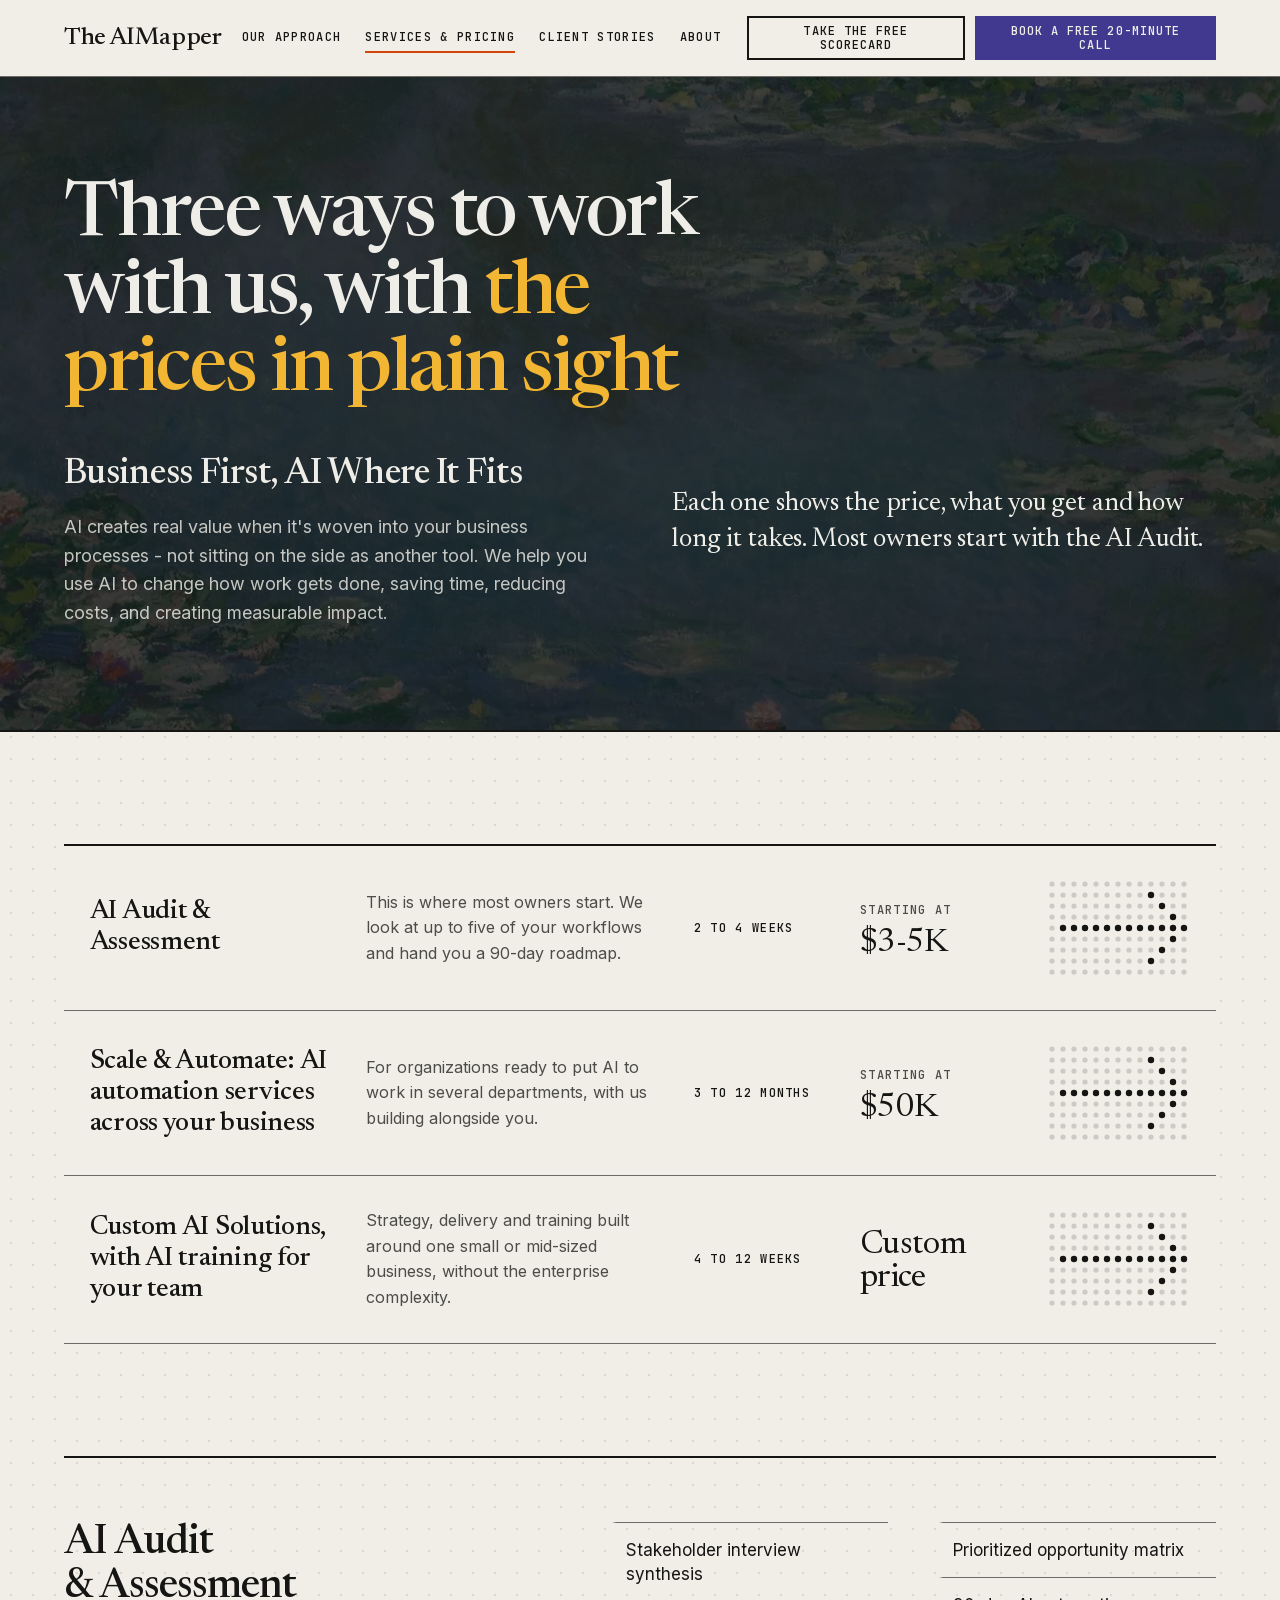
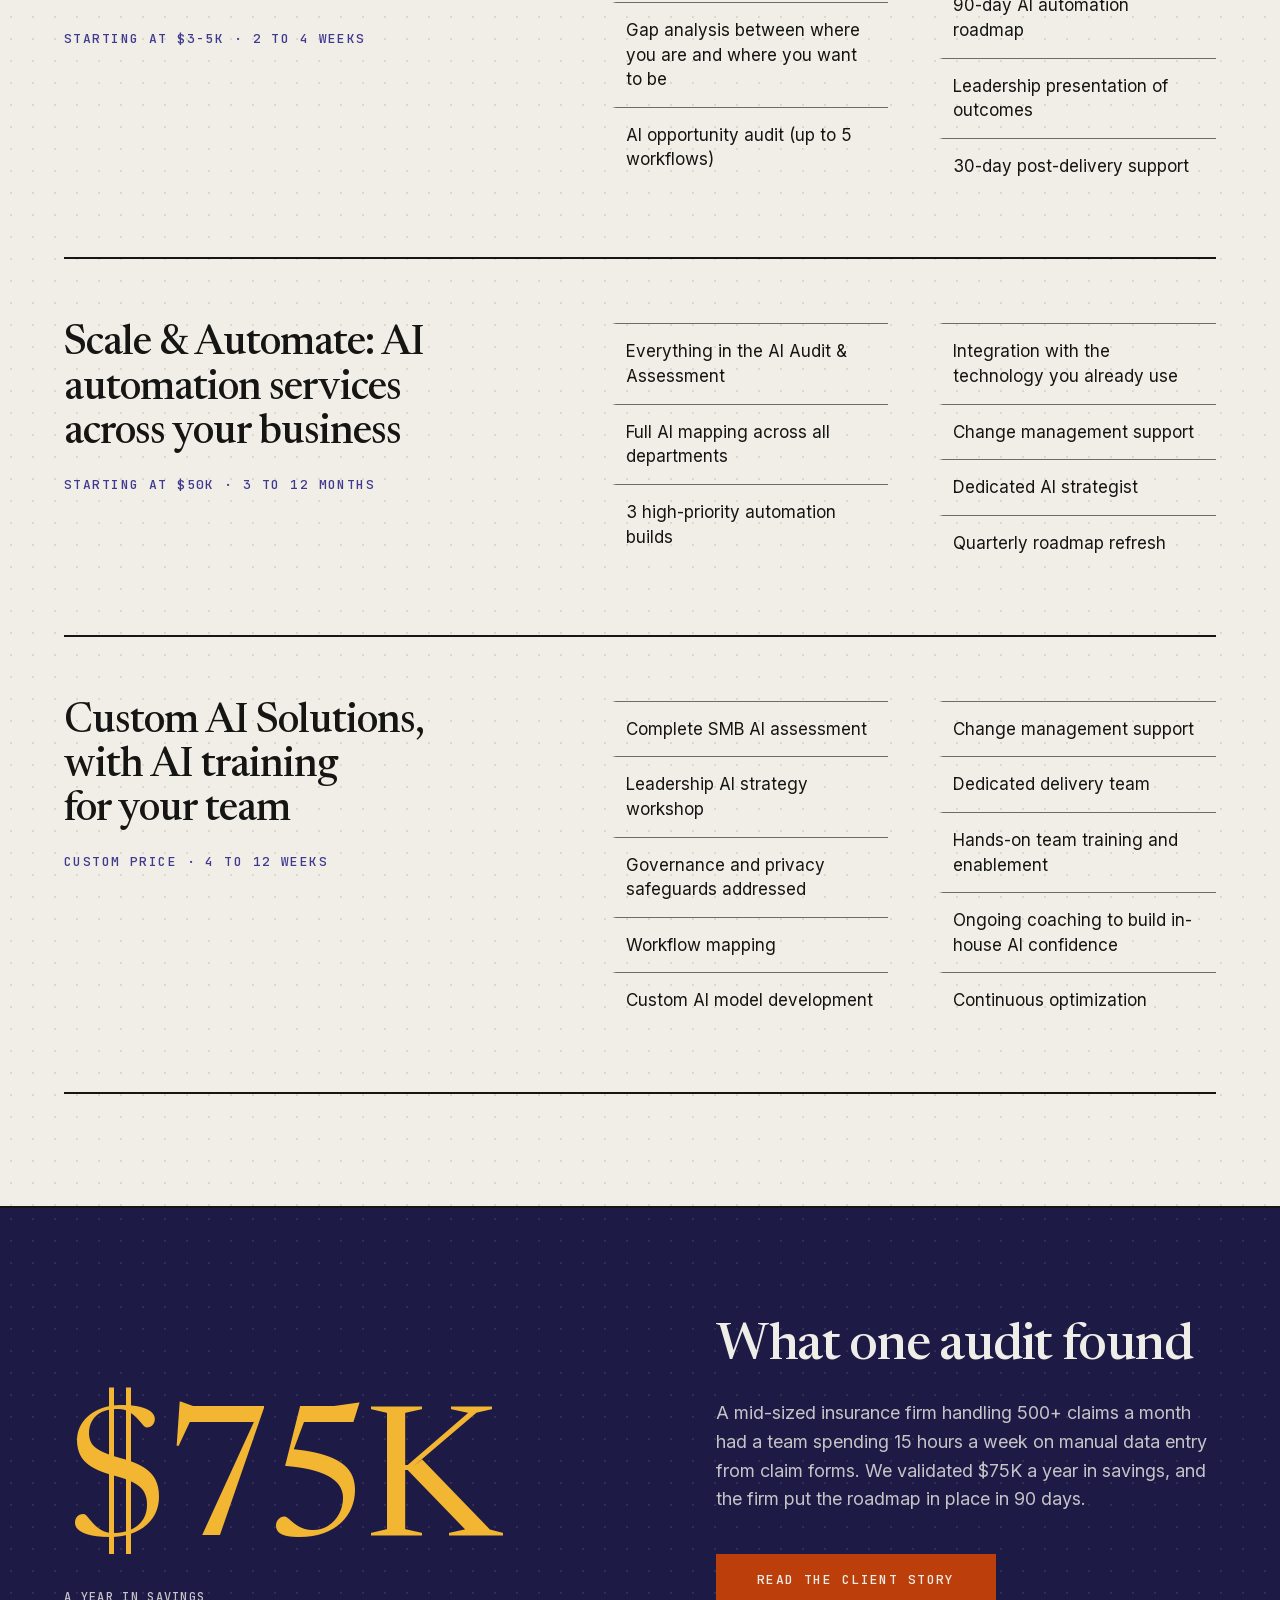
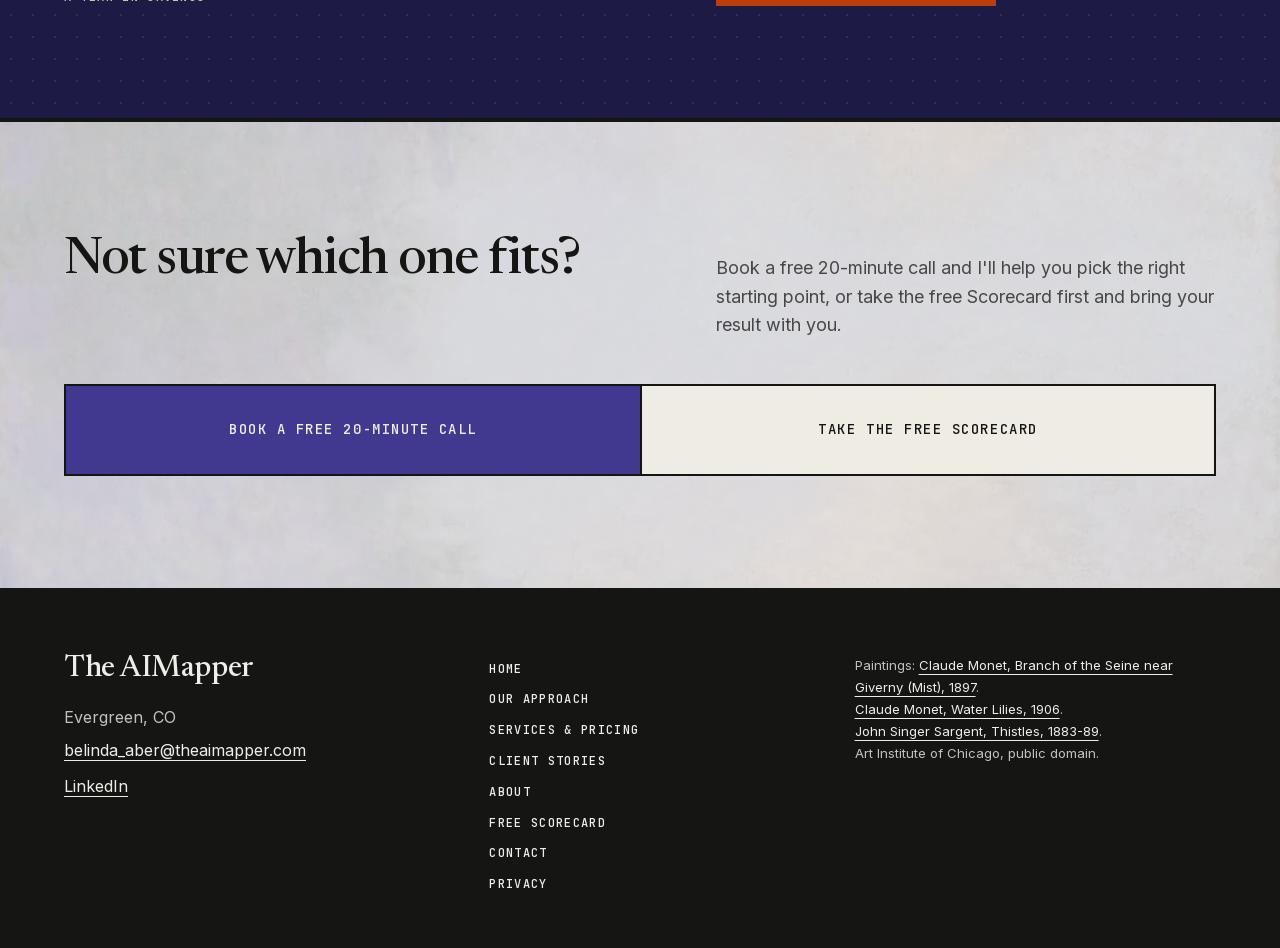
<file: services.html>
<!doctype html>
<html lang="en">
<head>
<meta charset="utf-8">
<meta name="viewport" content="width=device-width, initial-scale=1">
<title>AI Consulting Cost and Services for Small Business - The AIMapper</title>
<meta name="description" content="What AI consulting costs at The AIMapper: an AI audit from $3-5K, AI automation services from $50K, and custom work with hands-on AI training for your team.">
<link rel="canonical" href="https://www.theaimapper.com/services.html">
<meta property="og:type" content="website">
<meta property="og:title" content="AI Consulting Cost and Services for Small Business - The AIMapper">
<meta property="og:description" content="What AI consulting costs at The AIMapper: an AI audit from $3-5K, AI automation services from $50K, and custom work with hands-on AI training for your team.">
<meta property="og:url" content="https://www.theaimapper.com/services.html">
<meta property="og:site_name" content="The AIMapper">
<meta property="og:locale" content="en_US">
<meta property="og:image" content="https://www.theaimapper.com/images/og-the-aimapper.jpg">
<meta property="og:image:width" content="1200">
<meta property="og:image:height" content="630">
<meta property="og:image:alt" content="The AIMapper - Not sure where to start with AI in your business?">
<meta name="twitter:card" content="summary_large_image">
<meta name="twitter:title" content="AI Consulting Cost and Services for Small Business - The AIMapper">
<meta name="twitter:description" content="What AI consulting costs at The AIMapper: an AI audit from $3-5K, AI automation services from $50K, and custom work with hands-on AI training for your team.">
<meta name="twitter:image" content="https://www.theaimapper.com/images/og-the-aimapper.jpg">
<link rel="icon" href="favicon.ico" sizes="32x32">
<link rel="icon" href="favicon.svg" type="image/svg+xml">
<link rel="apple-touch-icon" href="apple-touch-icon.png">
<link rel="preload" href="fonts/newsreader.woff2" as="font" type="font/woff2" crossorigin>
<link rel="preload" href="fonts/inter.woff2" as="font" type="font/woff2" crossorigin>
<link rel="preload" href="images/monet-water-lilies.webp" as="image" type="image/webp">
<link rel="stylesheet" href="css/style.css">
<script type="application/ld+json">{"@context": "https://schema.org", "@graph": [{"@type": "ProfessionalService", "@id": "https://www.theaimapper.com/#organization", "name": "The AIMapper", "url": "https://www.theaimapper.com/", "email": "belinda_aber@theaimapper.com", "image": "https://www.theaimapper.com/images/og-the-aimapper.jpg", "address": {"@type": "PostalAddress", "addressLocality": "Evergreen", "addressRegion": "CO", "addressCountry": "US"}, "areaServed": {"@type": "Country", "name": "United States"}}, {"@type": "Service", "name": "AI Audit & Assessment", "description": "This is where most owners start. We look at up to five of your workflows and hand you a 90-day roadmap.", "url": "https://www.theaimapper.com/services.html#audit", "provider": {"@id": "https://www.theaimapper.com/#organization"}, "offers": {"@type": "Offer", "description": "Starting at $3-5K · 2 to 4 weeks"}}, {"@type": "Service", "name": "Scale & Automate: AI automation services across your business", "description": "For organizations ready to put AI to work in several departments, with us building alongside you.", "url": "https://www.theaimapper.com/services.html#scale", "provider": {"@id": "https://www.theaimapper.com/#organization"}, "offers": {"@type": "Offer", "description": "Starting at $50K · 3 to 12 months"}}, {"@type": "Service", "name": "Custom AI Solutions, with AI training for your team", "description": "Strategy, delivery and training built around one small or mid-sized business, without the enterprise complexity.", "url": "https://www.theaimapper.com/services.html#custom", "provider": {"@id": "https://www.theaimapper.com/#organization"}, "offers": {"@type": "Offer", "description": "Custom price · 4 to 12 weeks"}}]}</script>
</head>
<body>
<a class="skip" href="#main">Skip to main content</a>
<header class="top"><div class="wrap">
  <a class="brand" href="./">The AIMapper</a>
  <a class="btn btn-sm btn-fill top-call" href="contact.html#book">Book a free 20-minute call</a>
  <button class="menu-btn mono" type="button" aria-expanded="false" aria-controls="nav"><span class="bars" aria-hidden="true"></span>Menu</button>
  <nav class="nav" id="nav" aria-label="Main">
    <div class="nav-links"><a class="mono only-menu" href="./">Home</a><a class="mono" href="approach.html">Our Approach</a><a class="mono" href="services.html" aria-current="page">Services &amp; Pricing</a><a class="mono" href="client-stories.html">Client Stories</a><a class="mono" href="about.html">About</a><a class="mono only-menu" href="scorecard.html">Free Scorecard</a><a class="mono only-menu" href="contact.html">Contact</a></div>
    <div class="nav-cta"><a class="btn btn-sm btn-line" href="scorecard.html">Take the free Scorecard</a><a class="btn btn-sm btn-fill" href="contact.html#book">Book a free 20-minute call</a></div>
  </nav>
</div></header>
<main id="main">
<section class="hero hero--dark on-dark" style="--art:var(--lilies)"><div class="wrap">
  <h1>Three ways to work with us, with <span class="hot">the prices in plain sight</span></h1>
  <div class="hero-cols">
    <div>
      <p class="subhead">Business First, AI Where It Fits</p>
      <p class="lead">AI creates real value when it's woven into your business processes - not sitting on the side as another tool. We help you use AI to change how work gets done, saving time, reducing costs, and creating measurable impact.</p>
    </div>
    <p class="lead-serif">Each one shows the price, what you get and how long it takes. Most owners start with the AI Audit.</p>
  </div>
</div></section>

<section class="band"><div class="wrap">
  <div class="rows"><a class="row" href="#audit"><span class="name">AI Audit &amp; Assessment</span><span class="what">This is where most owners start. We look at up to five of your workflows and hand you a 90-day roadmap.</span><span class="mono">2 to 4 weeks</span><span><span class="mono price-label">Starting at</span><span class="price">$3-5K</span></span><svg class="dots" viewBox="0 0 144 100" aria-hidden="true"><g class="d-bg"><circle cx="6" cy="6" r="2.6"/><circle cx="17" cy="6" r="2.6"/><circle cx="28" cy="6" r="2.6"/><circle cx="39" cy="6" r="2.6"/><circle cx="50" cy="6" r="2.6"/><circle cx="61" cy="6" r="2.6"/><circle cx="72" cy="6" r="2.6"/><circle cx="83" cy="6" r="2.6"/><circle cx="94" cy="6" r="2.6"/><circle cx="105" cy="6" r="2.6"/><circle cx="116" cy="6" r="2.6"/><circle cx="127" cy="6" r="2.6"/><circle cx="138" cy="6" r="2.6"/><circle cx="6" cy="17" r="2.6"/><circle cx="17" cy="17" r="2.6"/><circle cx="28" cy="17" r="2.6"/><circle cx="39" cy="17" r="2.6"/><circle cx="50" cy="17" r="2.6"/><circle cx="61" cy="17" r="2.6"/><circle cx="72" cy="17" r="2.6"/><circle cx="83" cy="17" r="2.6"/><circle cx="94" cy="17" r="2.6"/><circle cx="116" cy="17" r="2.6"/><circle cx="127" cy="17" r="2.6"/><circle cx="138" cy="17" r="2.6"/><circle cx="6" cy="28" r="2.6"/><circle cx="17" cy="28" r="2.6"/><circle cx="28" cy="28" r="2.6"/><circle cx="39" cy="28" r="2.6"/><circle cx="50" cy="28" r="2.6"/><circle cx="61" cy="28" r="2.6"/><circle cx="72" cy="28" r="2.6"/><circle cx="83" cy="28" r="2.6"/><circle cx="94" cy="28" r="2.6"/><circle cx="105" cy="28" r="2.6"/><circle cx="127" cy="28" r="2.6"/><circle cx="138" cy="28" r="2.6"/><circle cx="6" cy="39" r="2.6"/><circle cx="17" cy="39" r="2.6"/><circle cx="28" cy="39" r="2.6"/><circle cx="39" cy="39" r="2.6"/><circle cx="50" cy="39" r="2.6"/><circle cx="61" cy="39" r="2.6"/><circle cx="72" cy="39" r="2.6"/><circle cx="83" cy="39" r="2.6"/><circle cx="94" cy="39" r="2.6"/><circle cx="105" cy="39" r="2.6"/><circle cx="116" cy="39" r="2.6"/><circle cx="138" cy="39" r="2.6"/><circle cx="6" cy="50" r="2.6"/><circle cx="6" cy="61" r="2.6"/><circle cx="17" cy="61" r="2.6"/><circle cx="28" cy="61" r="2.6"/><circle cx="39" cy="61" r="2.6"/><circle cx="50" cy="61" r="2.6"/><circle cx="61" cy="61" r="2.6"/><circle cx="72" cy="61" r="2.6"/><circle cx="83" cy="61" r="2.6"/><circle cx="94" cy="61" r="2.6"/><circle cx="105" cy="61" r="2.6"/><circle cx="116" cy="61" r="2.6"/><circle cx="138" cy="61" r="2.6"/><circle cx="6" cy="72" r="2.6"/><circle cx="17" cy="72" r="2.6"/><circle cx="28" cy="72" r="2.6"/><circle cx="39" cy="72" r="2.6"/><circle cx="50" cy="72" r="2.6"/><circle cx="61" cy="72" r="2.6"/><circle cx="72" cy="72" r="2.6"/><circle cx="83" cy="72" r="2.6"/><circle cx="94" cy="72" r="2.6"/><circle cx="105" cy="72" r="2.6"/><circle cx="127" cy="72" r="2.6"/><circle cx="138" cy="72" r="2.6"/><circle cx="6" cy="83" r="2.6"/><circle cx="17" cy="83" r="2.6"/><circle cx="28" cy="83" r="2.6"/><circle cx="39" cy="83" r="2.6"/><circle cx="50" cy="83" r="2.6"/><circle cx="61" cy="83" r="2.6"/><circle cx="72" cy="83" r="2.6"/><circle cx="83" cy="83" r="2.6"/><circle cx="94" cy="83" r="2.6"/><circle cx="116" cy="83" r="2.6"/><circle cx="127" cy="83" r="2.6"/><circle cx="138" cy="83" r="2.6"/><circle cx="6" cy="94" r="2.6"/><circle cx="17" cy="94" r="2.6"/><circle cx="28" cy="94" r="2.6"/><circle cx="39" cy="94" r="2.6"/><circle cx="50" cy="94" r="2.6"/><circle cx="61" cy="94" r="2.6"/><circle cx="72" cy="94" r="2.6"/><circle cx="83" cy="94" r="2.6"/><circle cx="94" cy="94" r="2.6"/><circle cx="105" cy="94" r="2.6"/><circle cx="116" cy="94" r="2.6"/><circle cx="127" cy="94" r="2.6"/><circle cx="138" cy="94" r="2.6"/></g><g class="d-on"><circle cx="17" cy="50" r="3.2"/><circle cx="28" cy="50" r="3.2"/><circle cx="39" cy="50" r="3.2"/><circle cx="50" cy="50" r="3.2"/><circle cx="61" cy="50" r="3.2"/><circle cx="72" cy="50" r="3.2"/><circle cx="83" cy="50" r="3.2"/><circle cx="94" cy="50" r="3.2"/><circle cx="105" cy="17" r="3.2"/><circle cx="105" cy="50" r="3.2"/><circle cx="105" cy="83" r="3.2"/><circle cx="116" cy="28" r="3.2"/><circle cx="116" cy="50" r="3.2"/><circle cx="116" cy="72" r="3.2"/><circle cx="127" cy="39" r="3.2"/><circle cx="127" cy="50" r="3.2"/><circle cx="127" cy="61" r="3.2"/><circle cx="138" cy="50" r="3.2"/></g></svg></a><a class="row" href="#scale"><span class="name">Scale &amp; Automate: AI automation services across your business</span><span class="what">For organizations ready to put AI to work in several departments, with us building alongside you.</span><span class="mono">3 to 12 months</span><span><span class="mono price-label">Starting at</span><span class="price">$50K</span></span><svg class="dots" viewBox="0 0 144 100" aria-hidden="true"><g class="d-bg"><circle cx="6" cy="6" r="2.6"/><circle cx="17" cy="6" r="2.6"/><circle cx="28" cy="6" r="2.6"/><circle cx="39" cy="6" r="2.6"/><circle cx="50" cy="6" r="2.6"/><circle cx="61" cy="6" r="2.6"/><circle cx="72" cy="6" r="2.6"/><circle cx="83" cy="6" r="2.6"/><circle cx="94" cy="6" r="2.6"/><circle cx="105" cy="6" r="2.6"/><circle cx="116" cy="6" r="2.6"/><circle cx="127" cy="6" r="2.6"/><circle cx="138" cy="6" r="2.6"/><circle cx="6" cy="17" r="2.6"/><circle cx="17" cy="17" r="2.6"/><circle cx="28" cy="17" r="2.6"/><circle cx="39" cy="17" r="2.6"/><circle cx="50" cy="17" r="2.6"/><circle cx="61" cy="17" r="2.6"/><circle cx="72" cy="17" r="2.6"/><circle cx="83" cy="17" r="2.6"/><circle cx="94" cy="17" r="2.6"/><circle cx="116" cy="17" r="2.6"/><circle cx="127" cy="17" r="2.6"/><circle cx="138" cy="17" r="2.6"/><circle cx="6" cy="28" r="2.6"/><circle cx="17" cy="28" r="2.6"/><circle cx="28" cy="28" r="2.6"/><circle cx="39" cy="28" r="2.6"/><circle cx="50" cy="28" r="2.6"/><circle cx="61" cy="28" r="2.6"/><circle cx="72" cy="28" r="2.6"/><circle cx="83" cy="28" r="2.6"/><circle cx="94" cy="28" r="2.6"/><circle cx="105" cy="28" r="2.6"/><circle cx="127" cy="28" r="2.6"/><circle cx="138" cy="28" r="2.6"/><circle cx="6" cy="39" r="2.6"/><circle cx="17" cy="39" r="2.6"/><circle cx="28" cy="39" r="2.6"/><circle cx="39" cy="39" r="2.6"/><circle cx="50" cy="39" r="2.6"/><circle cx="61" cy="39" r="2.6"/><circle cx="72" cy="39" r="2.6"/><circle cx="83" cy="39" r="2.6"/><circle cx="94" cy="39" r="2.6"/><circle cx="105" cy="39" r="2.6"/><circle cx="116" cy="39" r="2.6"/><circle cx="138" cy="39" r="2.6"/><circle cx="6" cy="50" r="2.6"/><circle cx="6" cy="61" r="2.6"/><circle cx="17" cy="61" r="2.6"/><circle cx="28" cy="61" r="2.6"/><circle cx="39" cy="61" r="2.6"/><circle cx="50" cy="61" r="2.6"/><circle cx="61" cy="61" r="2.6"/><circle cx="72" cy="61" r="2.6"/><circle cx="83" cy="61" r="2.6"/><circle cx="94" cy="61" r="2.6"/><circle cx="105" cy="61" r="2.6"/><circle cx="116" cy="61" r="2.6"/><circle cx="138" cy="61" r="2.6"/><circle cx="6" cy="72" r="2.6"/><circle cx="17" cy="72" r="2.6"/><circle cx="28" cy="72" r="2.6"/><circle cx="39" cy="72" r="2.6"/><circle cx="50" cy="72" r="2.6"/><circle cx="61" cy="72" r="2.6"/><circle cx="72" cy="72" r="2.6"/><circle cx="83" cy="72" r="2.6"/><circle cx="94" cy="72" r="2.6"/><circle cx="105" cy="72" r="2.6"/><circle cx="127" cy="72" r="2.6"/><circle cx="138" cy="72" r="2.6"/><circle cx="6" cy="83" r="2.6"/><circle cx="17" cy="83" r="2.6"/><circle cx="28" cy="83" r="2.6"/><circle cx="39" cy="83" r="2.6"/><circle cx="50" cy="83" r="2.6"/><circle cx="61" cy="83" r="2.6"/><circle cx="72" cy="83" r="2.6"/><circle cx="83" cy="83" r="2.6"/><circle cx="94" cy="83" r="2.6"/><circle cx="116" cy="83" r="2.6"/><circle cx="127" cy="83" r="2.6"/><circle cx="138" cy="83" r="2.6"/><circle cx="6" cy="94" r="2.6"/><circle cx="17" cy="94" r="2.6"/><circle cx="28" cy="94" r="2.6"/><circle cx="39" cy="94" r="2.6"/><circle cx="50" cy="94" r="2.6"/><circle cx="61" cy="94" r="2.6"/><circle cx="72" cy="94" r="2.6"/><circle cx="83" cy="94" r="2.6"/><circle cx="94" cy="94" r="2.6"/><circle cx="105" cy="94" r="2.6"/><circle cx="116" cy="94" r="2.6"/><circle cx="127" cy="94" r="2.6"/><circle cx="138" cy="94" r="2.6"/></g><g class="d-on"><circle cx="17" cy="50" r="3.2"/><circle cx="28" cy="50" r="3.2"/><circle cx="39" cy="50" r="3.2"/><circle cx="50" cy="50" r="3.2"/><circle cx="61" cy="50" r="3.2"/><circle cx="72" cy="50" r="3.2"/><circle cx="83" cy="50" r="3.2"/><circle cx="94" cy="50" r="3.2"/><circle cx="105" cy="17" r="3.2"/><circle cx="105" cy="50" r="3.2"/><circle cx="105" cy="83" r="3.2"/><circle cx="116" cy="28" r="3.2"/><circle cx="116" cy="50" r="3.2"/><circle cx="116" cy="72" r="3.2"/><circle cx="127" cy="39" r="3.2"/><circle cx="127" cy="50" r="3.2"/><circle cx="127" cy="61" r="3.2"/><circle cx="138" cy="50" r="3.2"/></g></svg></a><a class="row" href="#custom"><span class="name">Custom AI Solutions, with AI training for your team</span><span class="what">Strategy, delivery and training built around one small or mid-sized business, without the enterprise complexity.</span><span class="mono">4 to 12 weeks</span><span><span class="mono price-label"></span><span class="price">Custom price</span></span><svg class="dots" viewBox="0 0 144 100" aria-hidden="true"><g class="d-bg"><circle cx="6" cy="6" r="2.6"/><circle cx="17" cy="6" r="2.6"/><circle cx="28" cy="6" r="2.6"/><circle cx="39" cy="6" r="2.6"/><circle cx="50" cy="6" r="2.6"/><circle cx="61" cy="6" r="2.6"/><circle cx="72" cy="6" r="2.6"/><circle cx="83" cy="6" r="2.6"/><circle cx="94" cy="6" r="2.6"/><circle cx="105" cy="6" r="2.6"/><circle cx="116" cy="6" r="2.6"/><circle cx="127" cy="6" r="2.6"/><circle cx="138" cy="6" r="2.6"/><circle cx="6" cy="17" r="2.6"/><circle cx="17" cy="17" r="2.6"/><circle cx="28" cy="17" r="2.6"/><circle cx="39" cy="17" r="2.6"/><circle cx="50" cy="17" r="2.6"/><circle cx="61" cy="17" r="2.6"/><circle cx="72" cy="17" r="2.6"/><circle cx="83" cy="17" r="2.6"/><circle cx="94" cy="17" r="2.6"/><circle cx="116" cy="17" r="2.6"/><circle cx="127" cy="17" r="2.6"/><circle cx="138" cy="17" r="2.6"/><circle cx="6" cy="28" r="2.6"/><circle cx="17" cy="28" r="2.6"/><circle cx="28" cy="28" r="2.6"/><circle cx="39" cy="28" r="2.6"/><circle cx="50" cy="28" r="2.6"/><circle cx="61" cy="28" r="2.6"/><circle cx="72" cy="28" r="2.6"/><circle cx="83" cy="28" r="2.6"/><circle cx="94" cy="28" r="2.6"/><circle cx="105" cy="28" r="2.6"/><circle cx="127" cy="28" r="2.6"/><circle cx="138" cy="28" r="2.6"/><circle cx="6" cy="39" r="2.6"/><circle cx="17" cy="39" r="2.6"/><circle cx="28" cy="39" r="2.6"/><circle cx="39" cy="39" r="2.6"/><circle cx="50" cy="39" r="2.6"/><circle cx="61" cy="39" r="2.6"/><circle cx="72" cy="39" r="2.6"/><circle cx="83" cy="39" r="2.6"/><circle cx="94" cy="39" r="2.6"/><circle cx="105" cy="39" r="2.6"/><circle cx="116" cy="39" r="2.6"/><circle cx="138" cy="39" r="2.6"/><circle cx="6" cy="50" r="2.6"/><circle cx="6" cy="61" r="2.6"/><circle cx="17" cy="61" r="2.6"/><circle cx="28" cy="61" r="2.6"/><circle cx="39" cy="61" r="2.6"/><circle cx="50" cy="61" r="2.6"/><circle cx="61" cy="61" r="2.6"/><circle cx="72" cy="61" r="2.6"/><circle cx="83" cy="61" r="2.6"/><circle cx="94" cy="61" r="2.6"/><circle cx="105" cy="61" r="2.6"/><circle cx="116" cy="61" r="2.6"/><circle cx="138" cy="61" r="2.6"/><circle cx="6" cy="72" r="2.6"/><circle cx="17" cy="72" r="2.6"/><circle cx="28" cy="72" r="2.6"/><circle cx="39" cy="72" r="2.6"/><circle cx="50" cy="72" r="2.6"/><circle cx="61" cy="72" r="2.6"/><circle cx="72" cy="72" r="2.6"/><circle cx="83" cy="72" r="2.6"/><circle cx="94" cy="72" r="2.6"/><circle cx="105" cy="72" r="2.6"/><circle cx="127" cy="72" r="2.6"/><circle cx="138" cy="72" r="2.6"/><circle cx="6" cy="83" r="2.6"/><circle cx="17" cy="83" r="2.6"/><circle cx="28" cy="83" r="2.6"/><circle cx="39" cy="83" r="2.6"/><circle cx="50" cy="83" r="2.6"/><circle cx="61" cy="83" r="2.6"/><circle cx="72" cy="83" r="2.6"/><circle cx="83" cy="83" r="2.6"/><circle cx="94" cy="83" r="2.6"/><circle cx="116" cy="83" r="2.6"/><circle cx="127" cy="83" r="2.6"/><circle cx="138" cy="83" r="2.6"/><circle cx="6" cy="94" r="2.6"/><circle cx="17" cy="94" r="2.6"/><circle cx="28" cy="94" r="2.6"/><circle cx="39" cy="94" r="2.6"/><circle cx="50" cy="94" r="2.6"/><circle cx="61" cy="94" r="2.6"/><circle cx="72" cy="94" r="2.6"/><circle cx="83" cy="94" r="2.6"/><circle cx="94" cy="94" r="2.6"/><circle cx="105" cy="94" r="2.6"/><circle cx="116" cy="94" r="2.6"/><circle cx="127" cy="94" r="2.6"/><circle cx="138" cy="94" r="2.6"/></g><g class="d-on"><circle cx="17" cy="50" r="3.2"/><circle cx="28" cy="50" r="3.2"/><circle cx="39" cy="50" r="3.2"/><circle cx="50" cy="50" r="3.2"/><circle cx="61" cy="50" r="3.2"/><circle cx="72" cy="50" r="3.2"/><circle cx="83" cy="50" r="3.2"/><circle cx="94" cy="50" r="3.2"/><circle cx="105" cy="17" r="3.2"/><circle cx="105" cy="50" r="3.2"/><circle cx="105" cy="83" r="3.2"/><circle cx="116" cy="28" r="3.2"/><circle cx="116" cy="50" r="3.2"/><circle cx="116" cy="72" r="3.2"/><circle cx="127" cy="39" r="3.2"/><circle cx="127" cy="50" r="3.2"/><circle cx="127" cy="61" r="3.2"/><circle cx="138" cy="50" r="3.2"/></g></svg></a></div>
</div></section>

<section class="band band--tight"><div class="wrap"><article class="tier" id="audit"><div><h2>AI Audit &amp; Assessment</h2><p class="mono terms">Starting at $3-5K · 2 to 4 weeks</p></div><ul class="ruled ruled--cols"><li>Stakeholder interview synthesis</li><li>Gap analysis between where you are and where you want to be</li><li>AI opportunity audit (up to 5 workflows)</li><li>Prioritized opportunity matrix</li><li>90-day AI automation roadmap</li><li>Leadership presentation of outcomes</li><li>30-day post-delivery support</li></ul></article><article class="tier" id="scale"><div><h2>Scale &amp; Automate: AI automation services across your business</h2><p class="mono terms">Starting at $50K · 3 to 12 months</p></div><ul class="ruled ruled--cols"><li>Everything in the AI Audit &amp; Assessment</li><li>Full AI mapping across all departments</li><li>3 high-priority automation builds</li><li>Integration with the technology you already use</li><li>Change management support</li><li>Dedicated AI strategist</li><li>Quarterly roadmap refresh</li></ul></article><article class="tier" id="custom"><div><h2>Custom AI Solutions, with AI training for your team</h2><p class="mono terms">Custom price · 4 to 12 weeks</p></div><ul class="ruled ruled--cols"><li>Complete SMB AI assessment</li><li>Leadership AI strategy workshop</li><li>Governance and privacy safeguards addressed</li><li>Workflow mapping</li><li>Custom AI model development</li><li>Change management support</li><li>Dedicated delivery team</li><li>Hands-on team training and enablement</li><li>Ongoing coaching to build in-house AI confidence</li><li>Continuous optimization</li></ul></article></div></section>

<section class="band band--indigo on-dark"><div class="wrap split split--end">
  <div><div class="big" aria-hidden="true">$75K</div><p class="mono" style="margin-bottom:0">a year in savings</p></div>
  <div>
    <h2>What one audit found</h2>
    <p class="lead">A mid-sized insurance firm handling 500+ claims a month had a team spending 15 hours a week on manual data entry from claim forms. We validated $75K a year in savings, and the firm put the roadmap in place in 90 days.</p>
    <div class="actions"><a class="btn btn-hot" href="client-stories.html">Read the client story</a></div>
  </div>
</div></section>

<section class="band band--mist"><div class="wrap">
  <div class="split head">
    <h2>Not sure which one fits?</h2>
    <p class="lead">Book a free 20-minute call and I'll help you pick the right starting point, or take the free Scorecard first and bring your result with you.</p>
  </div>
  <div class="ctabar"><a class="btn btn-fill" href="contact.html#book">Book a free 20-minute call</a><a class="btn btn-line" href="scorecard.html">Take the free Scorecard</a></div>
</div></section>
</main>
<footer class="foot on-dark"><div class="wrap">
  <div>
    <a class="brand" href="./">The AIMapper</a>
    <address>Evergreen, CO<br><a href="mailto:belinda_aber@theaimapper.com">belinda_aber@theaimapper.com</a><br><a href="https://www.linkedin.com/in/belindatheaimapper" rel="noopener">LinkedIn</a></address>
  </div>
  <nav aria-label="Footer"><a class="mono" href="./">Home</a><a class="mono" href="approach.html">Our Approach</a><a class="mono" href="services.html">Services &amp; Pricing</a><a class="mono" href="client-stories.html">Client Stories</a><a class="mono" href="about.html">About</a><a class="mono" href="scorecard.html">Free Scorecard</a><a class="mono" href="contact.html">Contact</a><a class="mono" href="privacy.html">Privacy</a></nav>
  <p class="credit">Paintings: <a class="art" href="images/monet-seine-mist.jpg" target="_blank" rel="noopener">Claude Monet, Branch of the Seine near Giverny (Mist), 1897<img class="peek" src="images/thumb-monet-seine-mist.webp" alt="" loading="lazy" width="520" height="504"></a>.<br><a class="art" href="images/monet-water-lilies.jpg" target="_blank" rel="noopener">Claude Monet, Water Lilies, 1906<img class="peek" src="images/thumb-monet-water-lilies.webp" alt="" loading="lazy" width="520" height="499"></a>.<br><a class="art" href="images/sargent-thistles.jpg" target="_blank" rel="noopener">John Singer Sargent, Thistles, 1883-89<img class="peek" src="images/thumb-sargent-thistles.webp" alt="" loading="lazy" width="520" height="408"></a>.<br>Art Institute of Chicago, public domain.</p>
</div></footer>
<script src="js/site.js" defer></script>
</body>
</html>
</file>
<file: css/style.css>
/* Fonts are saved with the site (fonts folder). Nothing loads from an outside font service. */
@font-face{font-family:"Newsreader";font-style:normal;font-weight:400 500;font-display:swap;src:url("../fonts/newsreader.woff2") format("woff2");unicode-range:U+0000-00FF, U+0131, U+0152-0153, U+02BB-02BC, U+02C6, U+02DA, U+02DC, U+0304, U+0308, U+0329, U+2000-206F, U+20AC, U+2122, U+2191, U+2193, U+2212, U+2215, U+FEFF, U+FFFD}
@font-face{font-family:"Inter";font-style:normal;font-weight:400 600;font-display:swap;src:url("../fonts/inter.woff2") format("woff2");unicode-range:U+0000-00FF, U+0131, U+0152-0153, U+02BB-02BC, U+02C6, U+02DA, U+02DC, U+0304, U+0308, U+0329, U+2000-206F, U+20AC, U+2122, U+2191, U+2193, U+2212, U+2215, U+FEFF, U+FFFD}
@font-face{font-family:"JetBrains Mono";font-style:normal;font-weight:400 500;font-display:swap;src:url("../fonts/jetbrains-mono.woff2") format("woff2");unicode-range:U+0000-00FF, U+0131, U+0152-0153, U+02BB-02BC, U+02C6, U+02DA, U+02DC, U+0304, U+0308, U+0329, U+2000-206F, U+20AC, U+2122, U+2191, U+2193, U+2212, U+2215, U+FEFF, U+FFFD}

/* The AIMapper - styles. Every value here follows DESIGN.md (section 2a is the chosen direction). */
:root{
  --paper:#F0EEE6; --paper-deep:#E6E3D9; --ink:#151514; --ink-soft:rgba(21,21,20,.75);
  --cream:#EFEDE7; --cream-soft:rgba(239,237,231,.80); --cream-line:rgba(239,237,231,.55);
  --indigo:#40398F; --indigo-deep:#1D1A45; --orange:#D2460A; --orange-deep:#BC3F0B; --gold:#F2B632;
  --rule:2.5px solid var(--ink); --hair:1px solid rgba(21,21,20,.6);
  --serif:"Newsreader",Georgia,"Times New Roman",serif;
  --sans:"Inter",system-ui,-apple-system,"Segoe UI",sans-serif;
  --mono:"JetBrains Mono",ui-monospace,"SFMono-Regular",monospace;
  --pad:clamp(24px,5vw,64px); --section:clamp(72px,9vw,112px);
  --mist:url("../images/monet-seine-mist.webp");
  --lilies:url("../images/monet-water-lilies.webp");
  --thistles:url("../images/sargent-thistles.webp");
}
*,*::before,*::after{box-sizing:border-box}
html{-webkit-text-size-adjust:100%;scroll-padding-top:96px}
body{margin:0;background:var(--paper);color:var(--ink);font:400 16px/1.6 var(--sans);
  background-image:radial-gradient(rgba(21,21,20,.10) 1px,transparent 1px);background-size:22px 22px}
img{max-width:100%;height:auto;display:block}
a{color:inherit}
h1,h2,h3{font-family:var(--serif);font-weight:500;margin:0;text-wrap:balance}
p,ul,ol,figure{margin:0}
ul,ol{padding:0;list-style:none}
:focus-visible{outline:3px solid var(--indigo);outline-offset:3px}
.on-dark :focus-visible{outline-color:var(--gold)}
.wrap{max-width:1280px;margin:0 auto;padding:0 var(--pad)}
.mono{font:500 12px/1.4 var(--mono);letter-spacing:.11em;text-transform:uppercase}
.hot{color:var(--orange)}
.on-dark .hot{color:var(--gold)}
.skip{position:absolute;left:-9999px;top:0;background:var(--ink);color:var(--cream);padding:12px 16px;z-index:20}
.skip:focus{left:0}
.vh{position:absolute;width:1px;height:1px;overflow:hidden;clip:rect(0 0 0 0);white-space:nowrap}

/* ---------- top bar ---------- */
.top{position:sticky;top:0;z-index:10;background:var(--paper);border-bottom:var(--hair)}
.top .wrap{display:flex;align-items:center;justify-content:space-between;gap:20px;min-height:76px}
.brand{font:500 25px/1 var(--serif);letter-spacing:-.015em;text-decoration:none;white-space:nowrap}
.nav{display:flex;align-items:center;gap:26px}
.nav-links{display:flex;gap:24px}
.nav-links a{text-decoration:none;white-space:nowrap;padding:6px 0;border-bottom:2px solid transparent}
.nav-links a:hover{border-bottom-color:var(--ink)}
.nav-links a[aria-current="page"]{border-bottom-color:var(--orange)}
.nav-cta{display:flex;gap:10px}
.menu-btn{display:none;align-items:center;gap:10px;background:none;border:var(--rule);padding:0 16px;min-height:44px;color:var(--ink);cursor:pointer}
.menu-btn span.bars{width:18px;height:12px;border-top:2px solid var(--ink);border-bottom:2px solid var(--ink);position:relative}
.menu-btn span.bars::after{content:"";position:absolute;left:0;right:0;top:3px;border-top:2px solid var(--ink)}
.only-menu{display:none}
@media (max-width:1240px){
  .menu-btn{display:inline-flex}
  .nav{display:none;position:absolute;left:0;right:0;top:100%;background:var(--paper);border-bottom:var(--rule);
    flex-direction:column;align-items:stretch;gap:0;padding:8px var(--pad) 24px}
  .nav.open{display:flex}
  .nav-links{flex-direction:column;gap:0}
  .nav-links a{padding:16px 0;border-bottom:var(--hair)}
  .nav-links a[aria-current="page"]{border-bottom-color:rgba(21,21,20,.6);color:var(--orange-deep)}
  .only-menu{display:block}
  .nav-cta{flex-direction:column;margin-top:20px}
  .nav-cta .btn{min-height:52px}
}

/* ---------- buttons ---------- */
.btn{display:inline-flex;align-items:center;justify-content:center;min-height:52px;padding:0 24px;border:var(--rule);
  font:500 13px/1.2 var(--mono);letter-spacing:.11em;text-transform:uppercase;text-decoration:none;text-align:center;cursor:pointer;background:transparent;color:var(--ink)}
.btn-sm{min-height:44px;padding:0 16px;font-size:12px;letter-spacing:.09em}
.btn-fill{background:var(--indigo);border-color:var(--indigo);color:var(--cream)}
.btn-fill:hover{background:var(--ink);border-color:var(--ink)}
.btn-hot{background:var(--orange-deep);border-color:var(--orange-deep);color:var(--cream)}
.btn-hot:hover{background:var(--ink);border-color:var(--ink)}
.btn-line:hover{background:var(--ink);color:var(--cream)}
.on-dark .btn-line{border-color:var(--cream);color:var(--cream)}
.on-dark .btn-line:hover{background:var(--cream);color:var(--ink)}
.on-dark .btn-fill{background:var(--cream);border-color:var(--cream);color:var(--ink)}
.on-dark .btn-fill:hover{background:var(--gold);border-color:var(--gold)}
.on-dark .btn-hot:hover{background:var(--cream);border-color:var(--cream);color:var(--ink)}
.actions{display:flex;flex-wrap:wrap;gap:16px;margin-top:40px}
.actions .btn{min-width:min(280px,100%)}
@media (max-width:640px){.actions .btn{width:100%}}

/* ---------- heroes ---------- */
.hero{border-bottom:var(--rule);background:var(--paper)}
.hero .wrap{padding-top:clamp(56px,8vw,120px);padding-bottom:clamp(56px,8vw,120px)}
.hero h1{font-size:clamp(40px,5.8vw,82px);line-height:1.04;letter-spacing:-.03em;max-width:15ch}
.hero--art{background:linear-gradient(90deg,rgba(240,238,230,var(--w1,.80)) 0%,rgba(240,238,230,var(--w2,.74)) 56%,rgba(240,238,230,var(--w3,.10)) 80%,rgba(240,238,230,var(--w4,0)) 100%),var(--art) center/cover no-repeat}
.hero--dark{color:var(--cream);background:linear-gradient(rgba(20,21,19,.78),rgba(20,21,19,.78)),var(--art) center/cover no-repeat}
@media (max-width:800px){.hero--art{background:linear-gradient(rgba(240,238,230,.78),rgba(240,238,230,.78)),var(--art) center/cover no-repeat}}
.lead-serif{font:400 clamp(21px,2.05vw,27px)/1.36 var(--serif);letter-spacing:-.005em;max-width:34em}
.hero .lead-serif{margin-top:32px;max-width:27em}
.lead{font-size:clamp(17px,1.4vw,19px);line-height:1.6;color:var(--ink-soft);max-width:60ch}
.on-dark .lead{color:var(--cream-soft)}
.scribble{padding-bottom:.16em;background:url("data:image/svg+xml,%3Csvg xmlns='http://www.w3.org/2000/svg' viewBox='0 0 200 14' preserveAspectRatio='none'%3E%3Cpath d='M2 8 C 40 3 80 11 120 6 S 180 4 198 7' fill='none' stroke='%2340398F' stroke-width='3' stroke-linecap='round'/%3E%3Cpath d='M10 12 C 60 8 120 13 190 10' fill='none' stroke='%2340398F' stroke-width='2' stroke-linecap='round'/%3E%3C/svg%3E") left bottom/100% .4em no-repeat}
.hero-cols{display:grid;grid-template-columns:1fr 1fr;gap:clamp(28px,5vw,80px);margin-top:44px;align-items:start}
.hero-cols p + p{margin-top:16px}
@media (max-width:900px){.hero-cols{grid-template-columns:1fr}}

/* ---------- bands ---------- */
.band{padding:var(--section) 0}
.band--tight{padding-top:0}
.band h2{font-size:clamp(31px,4vw,54px);line-height:1.08;letter-spacing:-.025em;max-width:19ch}
.band .head{margin-bottom:clamp(32px,4vw,52px)}
.band .head p{margin-top:20px}
.band--deep{background:var(--paper-deep);border-top:var(--rule);border-bottom:var(--rule)}
.band--ink{background:var(--ink);color:var(--cream);background-image:radial-gradient(rgba(239,237,231,.09) 1px,transparent 1px);background-size:22px 22px}
.band--indigo{background:var(--indigo-deep);color:var(--cream);border-top:var(--rule);border-bottom:var(--rule);
  background-image:radial-gradient(rgba(239,237,231,.10) 1px,transparent 1px);background-size:22px 22px}
.band--lilies{color:var(--cream);background:linear-gradient(rgba(20,21,19,.78),rgba(20,21,19,.78)),var(--lilies) center 30%/cover no-repeat}
.band--thistles{color:var(--cream);background:linear-gradient(rgba(21,21,20,.78),rgba(21,21,20,.78)),var(--thistles) center/cover no-repeat}
.band--mist{border-top:var(--rule);border-bottom:var(--rule);
  background:linear-gradient(rgba(240,238,230,.66),rgba(240,238,230,.66)),var(--mist) center 60%/cover no-repeat}
.split{display:grid;grid-template-columns:1.15fr 1fr;gap:clamp(32px,6vw,96px);align-items:start}
.split--even{grid-template-columns:1fr 1fr}
.split--end{align-items:end}
@media (max-width:900px){.split,.split--even{grid-template-columns:1fr}}

/* ---------- boxed grid ---------- */
.grid{display:grid;border-left:var(--rule);border-top:var(--rule);background:var(--paper)}
.grid > *{border-right:var(--rule);border-bottom:var(--rule);padding:clamp(24px,3vw,40px);min-width:0}
.g2{grid-template-columns:repeat(2,1fr)} .g3{grid-template-columns:repeat(3,1fr)} .g4{grid-template-columns:repeat(4,1fr)} .g5{grid-template-columns:repeat(5,1fr)}
@media (max-width:1000px){.g5{grid-template-columns:repeat(2,1fr)} .g4{grid-template-columns:repeat(2,1fr)}}
@media (max-width:900px){.g3,.g2{grid-template-columns:1fr}}
@media (max-width:520px){.g4,.g5{grid-template-columns:1fr}}
.grid--dark{background:transparent;border-color:var(--cream-line)}
.grid--dark > *{border-color:var(--cream-line)}
.grid--thin{border-width:1px}.grid--thin > *{border-width:1px}
.cell h3{font-size:clamp(24px,2.1vw,29px);line-height:1.18;letter-spacing:-.01em;margin-bottom:12px}
.cell p{color:var(--ink-soft)}
.on-dark .cell p{color:var(--cream-soft)}
.quote{font:500 clamp(23px,2vw,27px)/1.2 var(--serif);letter-spacing:-.01em;margin-bottom:14px;color:var(--ink)}

/* number boxes */
.num{font:400 clamp(46px,5.2vw,76px)/1 var(--serif);letter-spacing:-.025em}
.num + .mono{margin-top:14px;color:var(--ink-soft);max-width:26ch}
.strip{margin-top:-1px}
.strip .grid{border-top:0}
.strip .num{color:var(--indigo)}

/* big letters for M.A.P. and D.R.I.V.E. */
.letter{font:400 clamp(72px,8vw,128px)/.86 var(--serif);letter-spacing:-.04em;color:var(--orange);display:block;margin-bottom:18px}
.on-dark .letter{color:var(--gold)}
.g5 .letter{font-size:clamp(64px,6vw,96px)}

/* ruled lists */
.ruled{border-top:var(--rule)}
.ruled li{padding:15px 0;border-bottom:var(--hair);font-size:17px;line-height:1.45}
.on-dark .ruled{border-top:1px solid var(--cream-line)}
.on-dark .ruled li{border-bottom:1px solid var(--cream-line)}
.ruled--cols{columns:2;column-gap:clamp(24px,4vw,56px);border-top:0}
.ruled--cols li{break-inside:avoid;border-top:var(--hair);border-bottom:0}
@media (max-width:700px){.ruled--cols{columns:1}}
.tags{display:flex;flex-wrap:wrap;gap:10px;margin-top:28px}
.tags li{border:1px solid var(--cream-line);padding:8px 12px;font:500 11px/1.2 var(--mono);letter-spacing:.1em;text-transform:uppercase}

/* philosophy */
.statement{font:500 clamp(32px,4.6vw,62px)/1.06 var(--serif);letter-spacing:-.025em;max-width:20ch}
.kicker{color:var(--gold);margin-bottom:22px}
.band--lilies .lead{margin-top:26px}

/* ---------- service rows with the hover action ---------- */
.rows{border-top:var(--rule)}
.row{display:grid;grid-template-columns:1.25fr 1.5fr .7fr .8fr 144px;gap:clamp(16px,2vw,28px);align-items:center;
  padding:32px clamp(16px,2vw,28px);border-bottom:var(--hair);text-decoration:none;color:var(--ink);background:var(--paper)}
.row .name{font:500 clamp(24px,2.1vw,29px)/1.15 var(--serif);letter-spacing:-.01em}
.row .what{color:var(--ink-soft)}
.row .price{font:400 clamp(30px,2.6vw,36px)/1 var(--serif);letter-spacing:-.02em;display:block;margin-top:6px}
.row .price-label{color:var(--ink-soft)}
.dots{width:144px;height:100px;display:block}
.dots .d-bg{fill:rgba(21,21,20,.16)}
.dots .d-on{fill:var(--ink)}
.row:hover,.row:focus-visible{background:var(--indigo-deep);color:var(--cream)}
.row:hover .what,.row:focus-visible .what,.row:hover .price-label,.row:focus-visible .price-label{color:var(--cream-soft)}
.row:hover .price,.row:focus-visible .price{color:var(--gold)}
.row:hover .d-bg,.row:focus-visible .d-bg{fill:rgba(239,237,231,.22)}
.row:hover .d-on,.row:focus-visible .d-on{fill:var(--gold)}
@media (max-width:1000px){.row{grid-template-columns:1fr;gap:10px}.dots{width:96px;height:66px}}

/* service detail */
.tier{display:grid;grid-template-columns:1fr 1.25fr;gap:clamp(28px,5vw,80px);align-items:start;padding:clamp(44px,5vw,72px) 0;border-top:var(--rule)}
.tier:last-child{border-bottom:var(--rule)}
.tier h2{font-size:clamp(28px,3.2vw,42px);max-width:16ch}
.tier .terms{color:var(--indigo);margin-top:20px;font-size:13px}
@media (max-width:900px){.tier{grid-template-columns:1fr}}

/* ---------- proof ---------- */
.big{font:400 clamp(96px,14vw,200px)/.9 var(--serif);letter-spacing:-.04em;color:var(--gold)}
.big + .mono{margin:16px 0 36px;color:var(--cream-soft)}
.band--indigo .num{font-size:clamp(36px,3.6vw,52px);color:var(--cream)}
.band--indigo .num + .mono{color:var(--cream-soft)}
.band--indigo h2{margin-bottom:24px}
.parts{border-top:1px solid var(--cream-line)}
.parts > div{display:grid;grid-template-columns:150px 1fr;gap:20px;padding:22px 0;border-bottom:1px solid var(--cream-line)}
.parts .mono{color:var(--gold);padding-top:5px}
.parts p{color:var(--cream);font-size:18px;line-height:1.55}
@media (max-width:600px){.parts > div{grid-template-columns:1fr;gap:6px}}
.next{border:var(--rule);padding:clamp(28px,4vw,56px);background:
  repeating-linear-gradient(135deg,transparent 0 10px,rgba(21,21,20,.045) 10px 11px),var(--paper)}
.next h2{margin-bottom:16px}

/* ---------- team ---------- */
.team > *{padding:0}
.portrait{height:340px;position:relative;overflow:hidden;border-bottom:var(--rule);
  background:linear-gradient(rgba(240,238,230,.25),rgba(240,238,230,.25)),var(--mist) center/cover}
.portrait img{position:absolute;left:50%;bottom:0;transform:translateX(-50%);height:96%;width:auto;max-width:none}
.portrait .mark{position:absolute;inset:0;display:grid;place-items:center;font:500 104px/1 var(--serif);letter-spacing:-.03em;color:rgba(21,21,20,.62)}
.who{padding:clamp(24px,3vw,36px)}
.who h3{font-size:30px;line-height:1.15;letter-spacing:-.01em}
.who .mono{color:var(--indigo);margin:8px 0 14px}
.who p{color:var(--ink-soft)}
.person{display:grid;grid-template-columns:minmax(260px,.8fr) 1.6fr;border:var(--rule);background:var(--paper)}
.person + .person{border-top:0}
.person .portrait{height:auto;min-height:420px;border-bottom:0;border-right:var(--rule)}
.person .body{padding:clamp(28px,4vw,56px)}
.person h2{font-size:clamp(30px,3.4vw,46px)}
.person .mono{color:var(--indigo);margin:12px 0 22px;font-size:13px}
.person .lead-serif{margin-bottom:26px;font-size:clamp(20px,1.8vw,24px)}
@media (max-width:800px){.person{grid-template-columns:1fr}.person .portrait{min-height:320px;border-right:0;border-bottom:var(--rule)}}

/* ---------- closing: two ways ---------- */
.band--mist .grid{background:rgba(240,238,230,.93)}
.two h3{font-size:clamp(26px,2.4vw,32px);line-height:1.15;letter-spacing:-.01em;margin-bottom:12px}
.two p{color:var(--ink-soft);margin-bottom:28px;max-width:44ch}
.closing-actions{margin-top:0}

/* ---------- scorecard ---------- */
.scale{font:500 13px/1.6 var(--mono);letter-spacing:.06em;color:var(--ink-soft);margin-top:12px}
.formula{margin-top:32px}
.sc{border-top:var(--rule)}
.sc-row{display:grid;grid-template-columns:1fr auto;gap:20px 32px;align-items:center;padding:22px clamp(14px,2vw,24px);border:0;border-bottom:var(--hair);margin:0;background:var(--paper);min-width:0}
.sc-name{font:500 clamp(21px,1.8vw,25px)/1.2 var(--serif);letter-spacing:-.01em;display:flex;gap:14px;align-items:baseline}
.sc-name .n{font:500 12px/1 var(--mono);letter-spacing:.1em;color:var(--ink-soft);min-width:20px}
.sc-name input{font:inherit;color:inherit;background:transparent;border:0;border-bottom:2px solid var(--ink);padding:2px 0;width:min(100%,360px)}
.sc-name input::placeholder{color:var(--ink-soft);opacity:1}
.sc-controls{display:flex;align-items:center;gap:14px;flex-wrap:wrap}
.sc-group{display:flex;align-items:center;gap:8px}
.sc-group .mono{min-width:54px;color:var(--ink-soft)}
.pick{display:flex}
.pick label{position:relative;display:block}
.pick input{position:absolute;opacity:0;inset:0;margin:0;cursor:pointer}
.pick span{display:grid;place-items:center;width:44px;height:44px;border:2px solid var(--ink);margin-left:-2px;font:500 15px/1 var(--mono);background:var(--paper)}
.pick label:first-child span{margin-left:0}
.pick input:checked + span{background:var(--indigo);border-color:var(--indigo);color:var(--cream);position:relative;z-index:1}
.pick input:focus-visible + span{outline:3px solid var(--indigo);outline-offset:3px;z-index:2;position:relative}
.sc-op{font:400 22px/1 var(--serif);color:var(--ink-soft)}
.sc-score{display:grid;place-items:center;min-width:64px;height:52px;border:var(--rule);font:500 26px/1 var(--serif);background:var(--paper)}
.sc-row.is-top{background:var(--indigo-deep);color:var(--cream)}
.sc-row.is-top .n,.sc-row.is-top .sc-group .mono,.sc-row.is-top .sc-op{color:var(--cream-soft)}
.sc-row.is-top .sc-score{background:transparent;border-color:var(--gold);color:var(--gold)}
.sc-row.is-top .pick span{background:transparent;border-color:var(--cream-line);color:var(--cream)}
.sc-row.is-top .pick input:checked + span{background:var(--gold);border-color:var(--gold);color:var(--ink)}
.sc-row.is-top .sc-name input{border-bottom-color:var(--cream)}
@media (max-width:900px){.sc-row{grid-template-columns:1fr}}
.result{display:grid;grid-template-columns:1fr 1fr;border:var(--rule);background:var(--paper)}
.result > div{padding:clamp(24px,3.4vw,48px)}
.result > div:first-child{border-right:var(--rule)}
.result .top-area{font:500 clamp(30px,3.4vw,46px)/1.08 var(--serif);letter-spacing:-.02em;margin:14px 0 18px;min-height:1.08em}
.result .top-score{font:400 clamp(64px,7vw,104px)/.9 var(--serif);letter-spacing:-.04em;color:var(--indigo)}
.result .top-score small{font:500 14px/1 var(--mono);letter-spacing:.1em;color:var(--ink-soft);margin-left:10px}
.tiers li{padding:16px 0 16px 18px;border-bottom:var(--hair);border-left:4px solid transparent;color:var(--ink-soft)}
.tiers li:first-child{border-top:var(--hair)}
.tiers li b{color:var(--ink);font-weight:600}
.tiers li.on{border-left-color:var(--orange);background:rgba(210,70,10,.08);color:var(--ink)}
.field{display:block;margin-top:28px}
.field span{display:block;font:500 clamp(20px,1.7vw,23px)/1.3 var(--serif);margin-bottom:12px}
textarea,input[type="email"]{font:400 16px/1.5 var(--sans);color:var(--ink);background:var(--paper);border:var(--rule);border-radius:0;padding:14px 16px;width:100%}
textarea{min-height:96px;resize:vertical}
.capture{display:flex;gap:0;margin-top:24px;max-width:640px}
.capture input{flex:1;min-width:0;border-right:0}
@media (max-width:600px){.capture{flex-direction:column;gap:12px}.capture input{border-right:var(--rule)}}
.msg{margin-top:14px;min-height:1.6em;font-weight:500}
.msg.is-err{color:var(--orange-deep)} .msg.is-ok{color:var(--indigo)}
.alt{margin-top:18px;color:var(--ink-soft)}
.alt a{color:var(--ink);font-weight:500;text-underline-offset:4px}
@media (max-width:900px){.result{grid-template-columns:1fr}.result > div:first-child{border-right:0;border-bottom:var(--rule)}}

/* ---------- contact ---------- */
.hero-contact .wrap{display:grid;grid-template-columns:1.2fr .8fr;gap:clamp(24px,5vw,80px);align-items:end;padding-bottom:0}
.hero-contact .text{padding-bottom:clamp(56px,8vw,120px)}
.hero-contact .sig{margin-top:28px;color:var(--gold)}
.hero-contact .photo{align-self:end}
.hero-contact .photo img{width:min(100%,430px);margin:0 auto}
@media (max-width:900px){.hero-contact .wrap{grid-template-columns:1fr}.hero-contact .text{padding-bottom:8px}.hero-contact .photo img{width:min(78%,340px)}}
.info a{font:500 clamp(20px,1.8vw,24px)/1.3 var(--serif);text-underline-offset:5px;overflow-wrap:anywhere}
.info p.big-text{font:500 clamp(20px,1.8vw,24px)/1.3 var(--serif)}
.info .mono{color:var(--ink-soft);margin-bottom:12px}

/* ---------- footer ---------- */
.foot{background:var(--ink);color:var(--cream);padding:64px 0 48px}
.foot .wrap{display:grid;grid-template-columns:1.2fr 1fr 1.2fr;gap:clamp(28px,5vw,72px)}
.foot .brand{color:var(--cream);font-size:30px}
.foot address{font-style:normal;margin-top:18px;color:var(--cream-soft);line-height:1.9}
.foot address a{color:var(--cream);text-underline-offset:4px}
.foot nav a{display:block;text-decoration:none;padding:7px 0;color:var(--cream)}
.foot nav a:hover{color:var(--gold)}
.foot .credit{color:var(--cream-soft);font-size:13px;line-height:1.7}
@media (max-width:900px){.foot .wrap{grid-template-columns:1fr}}

@media (prefers-reduced-motion:no-preference){
  .btn,.row,.dots circle,.nav-links a,.pick span,.sc-row{transition:background-color .16s,color .16s,border-color .16s,fill .16s}
}

/* ---------- header width and the two-button bar ---------- */
.top .wrap{max-width:1440px}
.ctabar{display:grid;grid-template-columns:1fr 1fr;border:var(--rule);background:rgba(240,238,230,.93)}
.ctabar .btn{min-height:88px;border:0;font-size:14px;padding:0 20px}
.ctabar .btn + .btn{border-left:var(--rule)}
.ctabar .btn-line:hover{background:var(--ink);color:var(--cream)}
@media (max-width:700px){.ctabar{grid-template-columns:1fr}.ctabar .btn{min-height:68px}.ctabar .btn + .btn{border-left:0;border-top:var(--rule)}}
.band--mist .head{margin-bottom:clamp(28px,3.4vw,44px)}
.pull{font:500 clamp(28px,3.2vw,42px)/1.12 var(--serif);letter-spacing:-.02em;margin-top:28px;max-width:16ch}
.subhead{font:500 clamp(26px,2.8vw,38px)/1.12 var(--serif);letter-spacing:-.02em;margin-bottom:18px}
.role{display:block;color:var(--indigo);margin:12px 0 22px;font:500 13px/1.4 var(--mono);letter-spacing:.11em;text-transform:uppercase}
.after-grid{margin-top:clamp(32px,4vw,52px)}

/* ---------- fixes after the first screenshot review ---------- */
.band h2.kicker{font:500 12px/1.4 var(--mono);letter-spacing:.11em;max-width:none;margin-bottom:22px}
.person .portrait img{position:absolute;left:0;bottom:0;transform:none;width:100%;height:94%;object-fit:contain;object-position:center bottom;max-width:100%}
.result .top-area:empty::before,.result .top-area.is-empty{color:var(--ink-soft)}
.result .top-score:empty{display:none}
.hero-contact .photo img{width:min(100%,390px)}

/* ---------- less wash over the light paintings (approved 2026-11-15) ---------- */
/* Orange words that sit over a painting use the deeper orange so they stay readable. */
.hero--art .hot,.band--mist .hot{color:var(--orange-deep)}

/* ---------- photo keeps its true shape (fixed 2026-11-15) ---------- */
.hero-contact .photo img{height:auto}

/* ---------- painting credits: each title links to the original, with a preview on hover ---------- */
.credit .art{position:relative;color:var(--cream);text-underline-offset:4px}
.credit .art:hover{color:var(--gold)}
.credit .peek{display:none;position:absolute;left:0;bottom:calc(100% + 12px);width:240px;max-width:none;height:auto;border:2px solid var(--cream);background:var(--ink);z-index:5}
@media (hover:hover){.credit .art:hover .peek,.credit .art:focus-visible .peek{display:block}}

/* ---------- FAQ: numbered rows, dotted column, orange plus (added 2026-11-15) ---------- */
.faq{border-top:var(--hair)}
.faq details{position:relative;border-bottom:var(--hair)}
.faq details::after{content:"";position:absolute;top:0;right:0;bottom:0;width:170px;pointer-events:none;
  background-image:radial-gradient(rgba(64,57,143,.85) 1.7px,transparent 2px);background-size:18px 18px;background-position:9px 9px}
.faq summary{display:grid;grid-template-columns:120px 1fr 170px;gap:24px;align-items:center;min-height:150px;padding:24px 0;cursor:pointer;list-style:none}
.faq summary::-webkit-details-marker{display:none}
.faq .n{font:400 clamp(34px,3.4vw,46px)/1 var(--serif);letter-spacing:-.01em;color:var(--ink-soft)}
.faq .q{font:400 clamp(23px,2.5vw,34px)/1.2 var(--serif);letter-spacing:-.01em;text-wrap:balance}
.faq .plus{position:relative;z-index:1;justify-self:center;width:88px;height:88px}
.faq .plus::before,.faq .plus::after{content:"";position:absolute;background:var(--orange);left:50%;top:50%}
.faq .plus::before{width:88px;height:2px;transform:translate(-50%,-50%)}
.faq .plus::after{width:2px;height:88px;transform:translate(-50%,-50%)}
.faq details[open] .plus::after{transform:translate(-50%,-50%) scaleY(0)}
.faq summary:hover .q,.faq summary:focus-visible .q{color:var(--indigo)}
.faq summary:focus-visible{outline:3px solid var(--indigo);outline-offset:-3px}
.faq .a{display:grid;grid-template-columns:120px 1fr 170px;gap:24px;padding:0 0 44px}
.faq .a > div{grid-column:2;max-width:62ch}
.faq .a p{font-size:18px;line-height:1.6;color:var(--ink-soft)}
.faq .a p + p{margin-top:12px}
@media (max-width:800px){
  .faq details::after{width:72px}
  .faq summary,.faq .a{grid-template-columns:44px 1fr 72px;gap:12px}
  .faq summary{min-height:112px}
  .faq .plus{width:40px;height:40px}
  .faq .plus::before{width:40px}.faq .plus::after{height:40px}
}
@media (prefers-reduced-motion:no-preference){.faq .plus::after{transition:transform .18s}.faq .q{transition:color .16s}}

/* ---------- service list items light up under the mouse (added 2026-11-15) ---------- */
.tier .ruled li{padding:15px 14px 15px 10px;border-left:4px solid transparent}
@media (hover:hover){
  .tier .ruled li:hover{background:var(--indigo-deep);color:var(--cream);border-left-color:var(--gold)}
}
@media (prefers-reduced-motion:no-preference){.tier .ruled li{transition:background-color .14s,color .14s,border-color .14s}}

/* ---------- scorecard sheet: the full result on the page, saved as a one-page PDF (added 2026-11-15) ---------- */
.sheet{border:var(--rule);background:var(--paper)}
.sheet-top{display:flex;justify-content:space-between;align-items:baseline;gap:16px;flex-wrap:wrap;padding:20px clamp(20px,3vw,36px);border-bottom:var(--rule)}
.sheet-top .brand{font-size:22px}
.sheet-top .mono{color:var(--ink-soft)}
.sheet-main{display:grid;grid-template-columns:1fr 1.25fr}
.sheet-main > div{padding:clamp(22px,3vw,40px);min-width:0}
.sheet-main > div:first-child{border-right:var(--rule)}
.sheet .label{color:var(--ink-soft);margin-bottom:12px}
.sheet .area{font:500 clamp(30px,3.4vw,46px)/1.06 var(--serif);letter-spacing:-.02em}
.sheet .score{font:400 clamp(80px,9vw,128px)/.86 var(--serif);letter-spacing:-.04em;color:var(--indigo);margin-top:22px}
.sheet .score small{font:500 14px/1 var(--mono);letter-spacing:.1em;color:var(--ink-soft);margin-left:10px}
.sheet .verdict{margin-top:20px;padding:14px 16px;border-left:4px solid var(--orange);background:rgba(210,70,10,.08);font-size:17px}
.sheet .verdict b{font-weight:600}
.scores{width:100%;border-collapse:collapse}
.scores th{font:500 11px/1.3 var(--mono);letter-spacing:.1em;text-transform:uppercase;color:var(--ink-soft);text-align:left;padding:0 8px 10px 0;border-bottom:var(--rule)}
.scores td{padding:11px 8px 11px 0;border-bottom:var(--hair);font-size:16px;vertical-align:middle}
.scores td.c{font:500 14px/1 var(--mono);width:52px}
.scores td.s{font:500 22px/1 var(--serif);width:44px}
.scores td.b{width:30%}
.bar{height:10px;background:rgba(21,21,20,.10)}
.bar i{display:block;height:100%;background:var(--indigo)}
.scores tr.is-best td{font-weight:600}
.scores tr.is-best .bar i{background:var(--orange)}
.wins{border-top:var(--rule);padding:clamp(22px,3vw,40px)}
.wins h3{font-size:clamp(24px,2.4vw,32px);letter-spacing:-.015em;margin-bottom:22px}
.wins ol{display:grid;grid-template-columns:1fr 1fr;border-left:var(--rule);border-top:var(--rule)}
.wins li{border-right:var(--rule);border-bottom:var(--rule);padding:22px 24px;font-size:17px;line-height:1.5}
.wins li span{display:block;font:400 54px/.9 var(--serif);color:var(--orange);margin-bottom:12px}
.auto{border-top:var(--rule);padding:clamp(20px,3vw,32px) clamp(22px,3vw,40px)}
.auto .ans{font:400 clamp(20px,1.9vw,24px)/1.35 var(--serif)}
.sheet-foot{border-top:var(--rule);padding:18px clamp(20px,3vw,36px);display:flex;justify-content:space-between;gap:16px;flex-wrap:wrap;background:var(--indigo-deep);color:var(--cream)}
.sheet-foot .mono{color:var(--gold)}
.after-sheet{margin-top:28px}
.after-sheet .btn[disabled]{opacity:.45;cursor:not-allowed}
@media (max-width:860px){.sheet-main{grid-template-columns:1fr}.sheet-main > div:first-child{border-right:0;border-bottom:var(--rule)}.wins ol{grid-template-columns:1fr}}
@media (max-width:520px){.scores td.b,.scores th:last-child{display:none}}
@media print{
  @page{size:letter;margin:11mm}
  html,body{background:#fff !important;height:auto !important}
  header.top,footer.foot,.skip,.no-print,main > section:not(#result){display:none !important}
  #result{padding:0 !important}
  #result .wrap{padding:0 !important;max-width:none !important}
  .sheet,.sheet *{-webkit-print-color-adjust:exact;print-color-adjust:exact}
  .sheet{break-inside:avoid}
  .sheet-main{grid-template-columns:1fr 1.3fr !important}
  .sheet-main > div{padding:20px 22px !important}
  .sheet-main > div:first-child{border-right:var(--rule) !important;border-bottom:0 !important}
  .sheet .area{font-size:27px}
  .sheet .score{font-size:84px;margin-top:14px}
  .sheet .verdict{font-size:14px;margin-top:14px}
  .scores td{padding:7px 6px 7px 0;font-size:13px}
  .scores td.s{font-size:18px}
  .scores th:first-child,.scores td:first-child{width:36%}
  .scores td.b,.scores th:last-child{display:table-cell !important}
  .wins{padding:20px 22px}
  .wins h3{font-size:22px;margin-bottom:14px}
  .wins ol{grid-template-columns:1fr 1fr !important}
  .wins li{padding:16px 18px;font-size:14px}
  .wins li span{font-size:40px;margin-bottom:8px}
  .auto{padding:16px 22px}
  .auto .ans{font-size:18px}
  .sheet-foot{padding:12px 22px;font-size:13px;display:block}
  .sheet-foot .mono{display:block;margin-top:5px;font-size:11px}
}

/* ---------- audit fixes (added 2026-11-16) ---------- */
/* The Book button stays in the top bar beside Menu on mid-size screens. */
.top-call{display:none}
@media (max-width:1240px){.nav-cta .btn-fill{display:none}}
@media (min-width:720px) and (max-width:1240px){
  .top-call{display:inline-flex;margin-left:auto}
}
/* On phones the full label does not fit in the top bar, so the Book button is a bar fixed to the bottom of the screen. */
@media (max-width:719px){
  .top-call{display:flex;position:fixed;left:0;right:0;bottom:0;z-index:9;min-height:56px;font-size:13px;
    padding-bottom:env(safe-area-inset-bottom);border-top:var(--rule)}
  body{padding-bottom:calc(56px + env(safe-area-inset-bottom))}
}
@media print{.top-call{display:none !important}body{padding-bottom:0 !important}}
/* FAQ answers use the full width on phones. */
@media (max-width:600px){
  .faq .a{display:block;position:relative;z-index:1;background:var(--paper);padding:4px 0 32px}
  .faq .a > div{max-width:none}
  .faq details[open]::after{bottom:auto;height:112px}
}
/* Footer links get a taller tap area. */
.foot address a{display:inline-block;padding:3px 0}
/* The painting titles stay in the line of text, so the full stop sits right after the date. */
.credit .art{padding:4px 0}

/* ---------- source line under a claim (added 2026-11-16) ---------- */
.source{margin-top:14px;font-size:13px;line-height:1.6;color:var(--ink-soft)}
.on-dark .source{color:var(--cream-soft)}
.source a{text-underline-offset:4px;display:inline-block;padding:3px 0}
.hero .source{margin-top:14px}

/* ---------- plain text page: Privacy (added 2026-11-16) ---------- */
.prose{max-width:66ch}
.prose h2{font-size:clamp(24px,2.1vw,29px);line-height:1.18;letter-spacing:-.01em;max-width:none;margin:36px 0 10px;padding-top:24px;border-top:var(--hair)}
.prose h2:first-child{margin-top:0;border-top:var(--rule)}
.prose p{font-size:18px;line-height:1.6;color:var(--ink-soft)}
.prose a{color:var(--ink);text-underline-offset:4px;overflow-wrap:anywhere}
.prose .sign{margin-top:36px;padding-top:24px;border-top:var(--rule);color:var(--ink)}

/* ---------- sign-off line on the page-not-found page (added 2026-11-16) ---------- */
.from{margin-top:28px;color:var(--indigo)}

/* ---------- Contact boxes: each box is as wide as its own text, so the email and LinkedIn addresses stay on one line (added 2026-11-16) ---------- */
/* If a screen is too narrow, an address breaks only after the @ or after /in/, never mid-word. */
.info a{overflow-wrap:break-word}
@media (min-width:1010px){.info.g3{grid-template-columns:auto auto auto}}
/* Below that width the three boxes stack, so each address has the full width. */
@media (max-width:1009px){.info.g3{grid-template-columns:1fr}}
</file>
